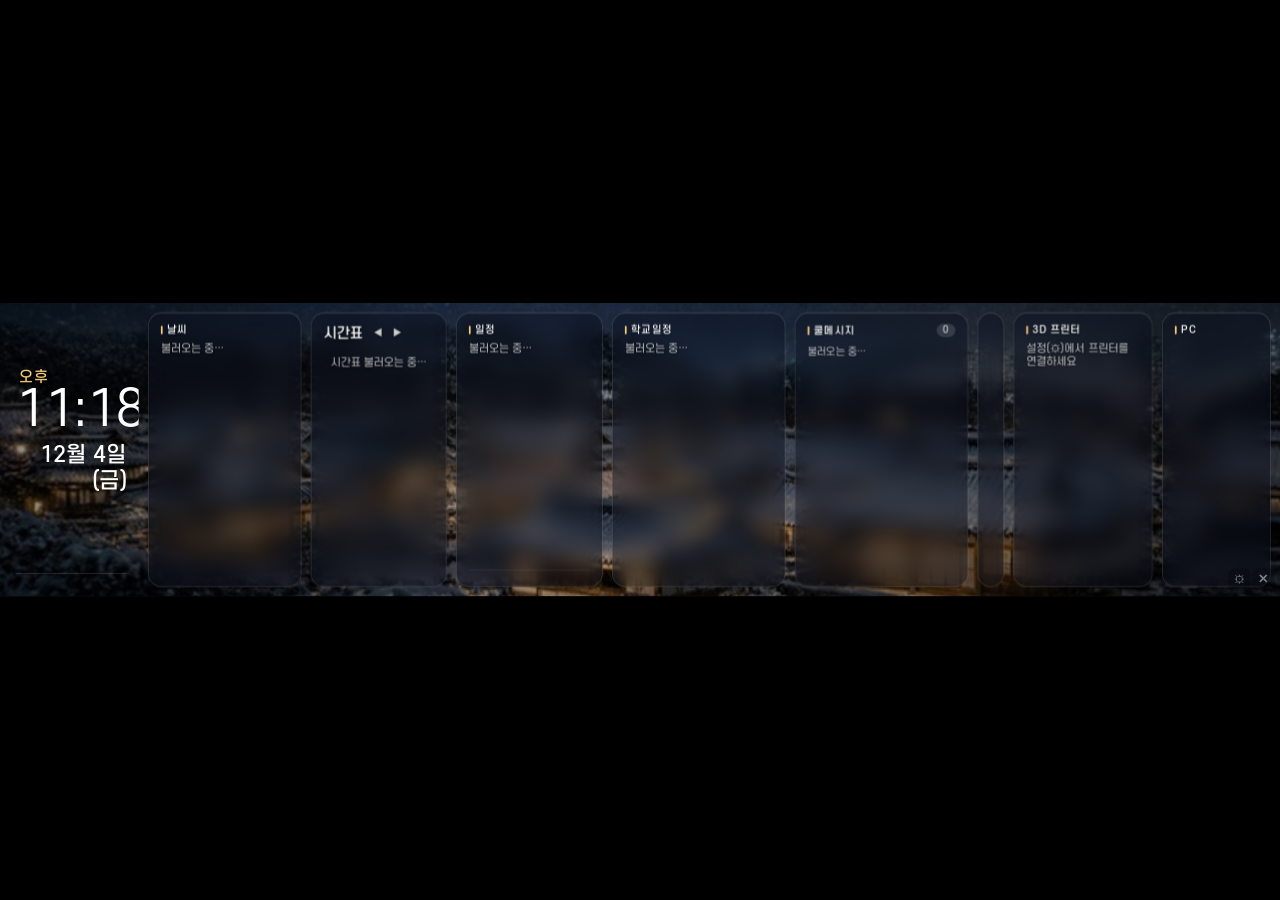
<file: web/index.html>
<!doctype html>
<html lang="ko">
<head>
<meta charset="utf-8">
<title>LESOWN Dashboard</title>
<link rel="icon" href="icon.png">
<style>
  :root {
    /* 월별 테마 색은 JS가 덮어쓴다 (기본: 가을) */
    --accent: #f4a259; --accent2: #e76f51;
    --text: #ffffff; --muted: rgba(255, 255, 255, .80); --line: rgba(255, 255, 255, .16);
    --glass: rgba(24, 16, 10, .50); --glass-strong: rgba(24, 16, 10, .58);
    --ok: #9ad37b; --warn: #f6c453; --bad: #ef7b6b;
  }
  @font-face { font-family: "SCDream"; src: url("fonts/S-CoreDream-3Light.woff") format("woff"); font-weight: 100 300; }
  @font-face { font-family: "SCDream"; src: url("fonts/S-CoreDream-4Regular.woff") format("woff"); font-weight: 400; }
  @font-face { font-family: "SCDream"; src: url("fonts/S-CoreDream-5Medium.woff") format("woff"); font-weight: 500 900; }
  * { box-sizing: border-box; margin: 0; padding: 0; }
  html, body { width: 100%; height: 100%; overflow: hidden; background: #000; color: var(--text);
    font-family: "SCDream", "Malgun Gothic", sans-serif; user-select: none; }
  #stage { position: absolute; left: 0; top: 0; width: 1920px; height: 440px; overflow: hidden; background: #1a120c; transform-origin: 0 0; }
  /* 세로 모드 (440×1920): 패널을 위에서 아래로 */
  body.portrait #stage { width: 440px; height: 1920px; }
  body.portrait #root { flex-direction: column; height: 1920px; }
  body.portrait #clock { padding: 24px 16px 52px; --w: 420; }
  body.portrait #tt { --w: 640; }
  body.portrait #bg::after { background: linear-gradient(180deg, rgba(0,0,0,.45), rgba(0,0,0,.15) 40%, rgba(0,0,0,.15) 60%, rgba(0,0,0,.45)); }
  #bg { position: absolute; inset: 0; background-size: cover; background-position: center; transition: opacity 1.2s, filter 90s linear; }
  #bg::after { content: ""; position: absolute; inset: 0;
    background: linear-gradient(90deg, rgba(0,0,0,.45), rgba(0,0,0,.15) 40%, rgba(0,0,0,.15) 60%, rgba(0,0,0,.45)); }
  #root { position: relative; display: flex; height: 440px; padding: 14px; gap: 14px; }
  #root > .panel { flex: var(--w, 1) 1 0; container-type: inline-size; }
  #clock { --w: 330; } #weather { --w: 380; } #tt { --w: 330; } #eventsPanel { --w: 360; } #school { --w: 440; } #msg { --w: 440; } #msg.empty { --w: 150; } #apps { --w: 40; flex-grow: 0 !important; flex-basis: 40px !important; padding: 6px 0 30px !important; } #pc { --w: 248; } #printer { --w: 340; }
  #root > .panel.off, #root > .panel.nott { display: none; }
  /* 우상단 고정 버튼 (설정·종료) */
  #topbar { position: absolute; bottom: 8px; right: 8px; z-index: 6; display: flex; gap: 2px; }
  #topbar button { all: unset; cursor: pointer; width: 34px; height: 34px; text-align: center; line-height: 34px; border-radius: 10px;
    font-size: 17px; color: var(--text); background: rgba(0,0,0,.45); opacity: .5; }
  #topbar button:hover { opacity: 1; background: rgba(0,0,0,.6); }
  #topbar #closeBtn:hover { color: var(--bad); }
  body.detail #topbar { display: none; }
  /* 시계 아래 PC 한 줄 */
  #pcMini { position: absolute; left: 10px; right: 18px; bottom: 12px; padding-top: 8px; border-top: 1px solid var(--line); font-size: 15px; color: var(--muted); display: flex; gap: 12px;
    white-space: nowrap; overflow: hidden; cursor: pointer; font-variant-numeric: tabular-nums; }
  #pcMini b { color: var(--text); font-weight: 500; }
  /* 메시지 패널 */
  #msgList { flex: 1; min-height: 0; overflow: hidden; }
  .mi { padding: 8px 0 8px 14px; border-bottom: 1px solid var(--line); position: relative; }
  .mi.read { opacity: .6; }
  .mi.unread::before { content: ''; position: absolute; left: 0; top: 16px; width: 7px; height: 7px; border-radius: 50%; background: var(--accent); box-shadow: 0 0 8px var(--accent); }
  .mi .h { display: flex; justify-content: space-between; font-size: 14px; color: var(--muted); }
  .mi .h b { color: var(--accent); font-weight: 500; overflow: hidden; text-overflow: ellipsis; white-space: nowrap; min-width: 0; margin-right: 8px; }
  .mi .h span { flex: none; }
  .mi .b { font-size: 18px; margin-top: 2px; overflow: hidden; display: -webkit-box; -webkit-line-clamp: 2; -webkit-box-orient: vertical; }
  .badge { background: var(--accent); color: #1a120c; border-radius: 999px; padding: 1px 9px; font-size: 14px; font-weight: 600; }
  .badge.zero { background: rgba(255,255,255,.14); color: var(--muted); }
  #msgEmpty { color: var(--muted); font-size: 15px; line-height: 1.6; }
  /* 바로가기: 가는 세로 띠에 아이콘만 */
  #appsList { flex: 1; display: flex; flex-direction: column; justify-content: space-evenly; align-items: center; gap: 2px; }
  #appsList button { all: unset; cursor: pointer; width: 36px; height: 36px; border-radius: 10px; display: grid; place-items: center; position: relative;
    transition: transform .15s, background .15s; }
  #appsList button:hover { background: rgba(255,255,255,.12); }
  #appsList button:active { transform: scale(.9); }
  #appsList button.miss { opacity: .35; }
  #appsList img { width: 30px; height: 30px; image-rendering: auto; filter: drop-shadow(0 2px 4px rgba(0,0,0,.35)); }
  #appsList .badge2 { width: 30px; height: 30px; border-radius: 8px; display: grid; place-items: center; font-size: 15px; font-weight: 600;
    box-shadow: 0 2px 6px rgba(0,0,0,.35); }
  #appsList button.go::after { content: ""; position: absolute; inset: 4px; border-radius: 12px; border: 2px solid var(--accent); opacity: 0; animation: appgo .7s ease-out; }
  @keyframes appgo { 0% { opacity: 1; transform: scale(.8); } 100% { opacity: 0; transform: scale(1.15); } }
  body.portrait #apps { flex-basis: 40px !important; padding: 0 14px !important; }
  body.portrait #appsList { flex-direction: row; }
  #appToast { position: absolute; left: 50%; bottom: 18px; transform: translateX(-50%); z-index: 61; background: rgba(20,14,10,.9); color: var(--text);
    border: 1px solid var(--line); border-radius: 10px; padding: 8px 16px; font-size: 17px; display: none; }
  #appToast.on { display: block; }
  #root > .panel { transition: flex-grow .6s ease; }
  /* 안읽은 쪽지가 없으면 좁게: 봉투 아이콘과 '없음'만 */
  #msg.empty #msgList { display: flex; align-items: center; justify-content: center; }
  #msg.empty #msgEmpty { text-align: center; font-size: 16px; }
  #msg.empty #msgEmpty .ic { display: block; font-size: 40px; opacity: .5; margin-bottom: 6px; }
  #msg.empty #msgBadge { display: none; }
  .panel { background: var(--glass); backdrop-filter: blur(14px) saturate(120%); -webkit-backdrop-filter: blur(14px) saturate(120%);
    border: 1px solid var(--line); border-radius: 20px; padding: 16px 18px; overflow: hidden; box-shadow: inset 0 1px 0 rgba(255,255,255,.10), 0 10px 32px rgba(0,0,0,.28);
    display: flex; flex-direction: column; min-width: 0; text-shadow: 0 1px 2px rgba(0,0,0,.45); }
  .ptitle { font-size: 17px; color: var(--muted); letter-spacing: .08em; margin-bottom: 10px;
    display: flex; justify-content: space-between; align-items: center; gap: 8px; white-space: nowrap; }
  .ptitle > :first-child { overflow: hidden; text-overflow: ellipsis; min-width: 0; flex: 0 1 auto; }
  .ptitle > :last-child { flex: none; }
  .ptitle .k { text-transform: uppercase; color: var(--text); font-weight: 500; padding-left: 10px; position: relative; }
  .ptitle .k::before { content: ''; position: absolute; left: 0; top: 3px; bottom: 3px; width: 3px; border-radius: 2px; background: var(--accent); }
  .err { color: var(--warn); font-size: 18px; line-height: 1.5; }
  .muted { color: var(--muted); }

  /* 시계 — 패널 없이 배경 위에 */
  #clock { background: none; border: 0; box-shadow: none; backdrop-filter: none; -webkit-backdrop-filter: none;
    justify-content: center; padding: 10px 18px 52px 10px; text-shadow: 0 2px 18px rgba(0,0,0,.55); }
  #ampm { font-size: 22px; color: var(--accent); font-weight: 500; letter-spacing: .12em; margin: 4px 0 2px 4px; }
  #time { font-size: 120px; font-weight: 400; line-height: .95; letter-spacing: -1px; white-space: nowrap; font-variant-numeric: tabular-nums; text-shadow: 0 3px 24px rgba(0,0,0,.75), 0 1px 2px rgba(0,0,0,.6); }
  #time span { font-size: 30px; font-weight: 400; color: var(--accent); margin-left: 8px; letter-spacing: 0; }
  #dayBar { margin-top: 10px; height: 4px; border-radius: 2px; background: rgba(255,255,255,.14); overflow: hidden; width: 86%; margin-left: auto; }
  #dayBar i { display: block; height: 100%; width: 0; background: linear-gradient(90deg, var(--accent), #fff3); transition: width 1s linear; }
  #dayTxt { font-size: 15px; color: var(--muted); margin-top: 5px; text-align: right; }
  #date { font-size: 32px; margin-top: 14px; font-weight: 500; text-align: right; }

  /* 날씨 */
  .wnow { display: flex; align-items: center; gap: 14px; }
  .wicon { font-size: 74px; line-height: 1; filter: drop-shadow(0 4px 10px rgba(0,0,0,.3)); }
  .wtemp { font-size: 76px; font-weight: 300; letter-spacing: -2px; }
  .wdesc { font-size: 18px; color: var(--muted); line-height: 1.6; white-space: nowrap; }
  .wdesc b { color: var(--text); font-weight: 600; font-size: 23px; }
  .wmeta { display: grid; grid-template-columns: repeat(4, 1fr); gap: 6px; margin: 8px 0 6px; }
  .wmeta div { background: rgba(255,255,255,.06); border-radius: 10px; padding: 6px 4px; text-align: center; font-size: 15px; color: var(--muted); }
  .wmeta b { display: block; color: var(--text); font-size: 19px; font-weight: 600; margin-top: 2px; }
  .hourly { display: grid; grid-template-columns: repeat(6, 1fr); text-align: center; font-size: 17px; color: var(--muted);
    padding: 8px 0 10px; border-top: 1px solid var(--line); row-gap: 2px; }
  .hourly .i { font-size: 25px; margin: 3px 0; }
  .hourly .t { color: var(--text); font-size: 19px; }
  .hourly .pn { color: #8ac4ff; font-size: 14px; line-height: 1; margin-top: 2px; }
  #printer .prcamw { position: relative; border-radius: 12px; overflow: hidden; background: rgba(0,0,0,.35); aspect-ratio: 16 / 9; margin-bottom: 8px; }
  #printer img.prcam { width: 100%; height: 100%; object-fit: cover; display: block; }
  #printer img.prcam:not([src]) { visibility: hidden; }
  .prcamwait { position: absolute; inset: 0; display: grid; place-items: center; color: var(--muted); font-size: 15px; text-align: center; padding: 8px; }
  #printer.nocam { --w: 250; }
  #printer.nocam #prbody { flex: 1; min-height: 0; display: flex; flex-direction: column; align-items: center; text-align: center; gap: 4px; }
  .prn { font-size: 17px; line-height: 1.3; max-width: 100%; display: -webkit-box; -webkit-line-clamp: 2; -webkit-box-orient: vertical; overflow: hidden; word-break: keep-all; min-height: 2.6em; }
  .prring { position: relative; width: 150px; height: 150px; margin: 2px 0; flex: none; }
  .prring svg { width: 100%; height: 100%; transform: rotate(-90deg); }
  .prring circle { fill: none; stroke-width: 11; }
  .prring .bg { stroke: rgba(255,255,255,.12); }
  .prring .fg { stroke: var(--accent); stroke-linecap: round; transition: stroke-dashoffset 1s ease; filter: drop-shadow(0 0 6px var(--accent)); }
  .prring .fg.pause { stroke: var(--muted); filter: none; }
  .prring .c { position: absolute; inset: 0; display: flex; flex-direction: column; align-items: center; justify-content: center; }
  .prring .c b { font-size: 44px; font-weight: 600; line-height: 1; } .prring .c b span { font-size: 20px; margin-left: 2px; color: var(--muted); }
  .prring .c i { font-style: normal; font-size: 14px; color: var(--muted); margin-top: 6px; }
  .prt { font-size: 16px; color: var(--muted); line-height: 1.25; } .prt b { font-size: 24px; color: var(--text); font-weight: 600; }
  .prt small { display: block; font-size: 14px; }
  .prn.perr { color: #f3b46b; font-size: 14px; }
  .prring .c em { font-style: normal; font-size: 24px; color: var(--muted); }
  .prst { display: inline-flex; align-items: center; gap: 6px; font-size: 15px; padding: 3px 12px; border-radius: 99px; background: rgba(255,255,255,.08); color: var(--text); }
  .prst i { width: 8px; height: 8px; border-radius: 50%; background: var(--muted); }
  .prst.running i { background: #6fd48a; box-shadow: 0 0 8px #6fd48a; animation: prpulse 1.6s ease-in-out infinite; }
  .prst.pause i { background: #f3c04f; } .prst.failed i { background: #ef7b6b; } .prst.finish i { background: var(--accent); }
  @keyframes prpulse { 50% { opacity: .35; } }
  .prchips { display: flex; gap: 6px; width: 100%; margin-top: auto; }
  .prchips span { flex: 1; background: rgba(255,255,255,.07); border: 1px solid var(--line); border-radius: 10px; padding: 5px 4px; font-size: 13px; color: var(--muted); display: flex; flex-direction: column; }
  .prchips b { font-size: 19px; color: var(--text); font-weight: 600; } .prchips small { font-size: 12px; color: var(--muted); font-weight: 400; }
  .prname { font-size: 17px; white-space: nowrap; overflow: hidden; text-overflow: ellipsis; }
  .prbar { height: 8px; border-radius: 4px; background: rgba(255,255,255,.12); overflow: hidden; margin: 6px 0; }
  .prbar i { display: block; height: 100%; background: var(--accent); }
  .prline { font-size: 17px; color: var(--muted); } .prline b { color: var(--text); font-size: 22px; }
  .prtemp { font-size: 15px; color: var(--muted); margin-top: 4px; } .prtemp b { color: var(--text); }
  .wrain { margin: 4px 0; padding: 9px 10px; border-radius: 12px; background: rgba(90,160,255,.18); border: 1px solid rgba(138,196,255,.45);
    color: #cfe6ff; font-size: 20px; font-weight: 700; text-align: center; white-space: nowrap; overflow: hidden; text-overflow: ellipsis; }
  .hourly .pb { height: 3px; margin: 6px 10px 0; border-radius: 2px; background: rgba(255,255,255,.10); overflow: hidden; }
  .hourly .pb i { display: block; height: 100%; background: #8ac4ff; }
  .sun { display: flex; justify-content: space-between; font-size: 15px; color: var(--muted); padding: 6px 2px 0; }
  .sun b { color: var(--text); font-weight: 500; }
  .daily { display: grid; grid-template-columns: repeat(7, 1fr); gap: 2px; text-align: center; font-size: 15px; line-height: 1.3; padding-top: 8px; border-top: 1px solid var(--line); color: var(--muted); }
  .daily .i { font-size: 20px; margin: 2px 0; }
  .daily .tt { font-size: 14px; white-space: nowrap; letter-spacing: -.3px; }
  .daily .pp { display: none; }
  .hi { color: #ffb38a; } .lo { color: #a9cdf5; } .pp { color: var(--muted); font-size: 14px; }

  /* 시간표 */
  #ttHead { display: flex; flex-wrap: wrap; align-items: center; gap: 4px 10px; margin-bottom: 8px; }
  #ttName { font-size: 23px; font-weight: 600; white-space: nowrap; overflow: hidden; text-overflow: ellipsis; flex: 0 1 auto; min-width: 0; }
  #ttNav { display: flex; align-items: center; gap: 2px; }
  #ttNav button { all: unset; cursor: pointer; font-size: 14px; color: var(--muted); width: 30px; height: 30px; text-align: center; line-height: 30px; border-radius: 8px; }
  #ttNav button:hover { background: rgba(255,255,255,.12); color: var(--text); }
  #ttNav button[hidden] { display: none; }
  #ttNav #ttToday { width: auto; padding: 0 10px; font-size: 15px; color: #1a120c; background: var(--accent); font-weight: 500; margin-left: 4px; }
  #ttWeek { font-size: 17px; color: var(--muted); white-space: nowrap; }
  #ttWeek.other { color: var(--accent); }
  #ttDays { flex-basis: 100%; display: flex; justify-content: space-between; gap: 2px; }
  #ttDays button { all: unset; cursor: pointer; font-size: 17px; width: 32px; height: 30px; text-align: center; line-height: 30px;
    border-radius: 8px; color: var(--muted); }
  #ttDays button.today { color: var(--accent); }
  #ttDays button.sel { background: rgba(255,255,255,.14); color: var(--text); font-weight: 600; }
  #ttList { display: grid; grid-template-rows: repeat(8, 1fr); gap: 4px; flex: 1; min-height: 0; }
  .slot { position: relative; border-radius: 9px; padding: 0 10px; background: rgba(255,255,255,.05); overflow: hidden; min-height: 0;
    border: 1px solid transparent; display: flex; flex-direction: row; align-items: center; gap: 10px; min-width: 0; }
  .slot .no { font-size: 15px; color: var(--muted); white-space: nowrap; flex: none; width: 44px; }
  .slot .no small { display: none; }
  .slot .sj { font-size: 21px; font-weight: 600; white-space: nowrap; overflow: hidden; text-overflow: ellipsis; flex: 1 1 auto; min-width: 0; }
  .slot .rm { font-size: 15px; color: var(--muted); white-space: nowrap; overflow: hidden; text-overflow: ellipsis; flex: 0 1 auto; max-width: 45%; margin-left: auto; }
  .slot.free .sj { color: var(--muted); font-weight: 400; font-size: 17px; }
  .slot.class { background: rgba(255,255,255,.10); }
  .slot.class .sj { color: var(--text); }
  .slot.event { background: rgba(243,216,181,.08); } .slot.event .sj { color: #f3d8b5; } .slot.event .rm { color: var(--accent); }
  .slot.proctor { background: rgba(255,255,255,.16); box-shadow: inset 3px 0 0 var(--accent); } .slot.proctor .sj { color: var(--text); font-weight: 500; } .slot.proctor .rm { color: var(--accent); }
  .slot.exam { background: rgba(255,255,255,.05); } .slot.exam .sj { color: var(--muted); } .slot.exam .rm { color: var(--muted); }
  .slot.holiday .sj { font-size: 17px; color: #f3b5a5; }
  .slot.duty, .slot.dangyeo, .slot.sub, .slot.swap { background: rgba(244,162,89,.16); }
  .slot.moved .sj { color: var(--muted); } .slot.moved .rm { color: var(--accent); }
  .slot.absent { background: rgba(239,123,107,.16); } .slot.absent .sj { font-size: 16px; }
  .slot.lunch { background: rgba(255,255,255,.03); }
  .slot.lunch.dutyon { background: rgba(244,162,89,.16); }
  .slot.now { border-color: var(--accent); box-shadow: 0 0 0 1px var(--accent) inset, 0 0 18px rgba(244,162,89,.25); }
  .slot .prog { position: absolute; left: 0; right: 0; bottom: 0; height: 3px; background: rgba(255,255,255,.08); }
  .slot .prog i { display: block; height: 100%; background: var(--accent); }
  .slot.class::before, .slot.sub::before { content: ""; position: absolute; left: 0; top: 6px; bottom: 6px; width: 3px; border-radius: 2px; background: var(--accent); opacity: .8; }
  .slot.class, .slot.sub { padding-left: 13px; }
  .slot.past { opacity: .62; }
  #ttFoot span { white-space: nowrap; overflow: hidden; text-overflow: ellipsis; }
  #ttFoot { margin-top: 6px; font-size: 15px; align-items: center; overflow: hidden; color: var(--muted); display: flex; gap: 12px; min-height: 18px; }
  #ttFoot .live { color: var(--accent); font-weight: 600; }
  #ttPick { flex: 1; display: flex; flex-direction: column; gap: 10px; justify-content: center; align-items: center; }
  #ttPick select { font-size: 20px; padding: 6px 10px; border-radius: 8px; background: rgba(0,0,0,.4); color: var(--text); border: 1px solid var(--line); }

  /* 일정 */
  #events, #schoolList { overflow: hidden; flex: 1; min-height: 0; }
  .day { font-size: 15px; color: var(--accent); margin: 10px 0 2px; font-weight: 600; letter-spacing: .05em; }
  .day:first-child { margin-top: 0; }
  .ev { display: flex; gap: 10px; padding: 6px 0; font-size: 20px; align-items: baseline; }
  .ev + .ev { border-top: 1px solid var(--line); }
  .ev .t { color: var(--muted); font-size: 17px; min-width: 44px; font-variant-numeric: tabular-nums; }
  .ev .n { flex: 1; overflow: hidden; text-overflow: ellipsis; white-space: nowrap; }
  .ev.now .n { color: var(--accent); font-weight: 600; }
  .ev.past { opacity: .55; }
  .ev.local .n::before { content: '✎ '; color: var(--accent); font-size: 13px; }
  .ev .tag { flex: none; font-size: 12px; color: var(--muted); border: 1px solid var(--line); border-radius: 6px; padding: 1px 6px; max-width: 80px; overflow: hidden; text-overflow: ellipsis; white-space: nowrap; }
  .ev.academic .tag { color: var(--accent); border-color: rgba(244,162,89,.4); }

  /* PC */
  .ring-row { display: grid; grid-template-columns: 1fr 1fr; gap: 8px 6px; justify-items: center; }
  .ring { position: relative; width: 100%; max-width: 104px; aspect-ratio: 1 / 1; }
  .ring svg { transform: rotate(-90deg); width: 100%; height: 100%; display: block; }
  .ring .v { position: absolute; inset: 0; display: flex; flex-direction: column; align-items: center; justify-content: center; }
  .ring .v b { font-size: 19px; font-variant-numeric: tabular-nums; }
  .ring .v span { font-size: 13px; color: var(--muted); }
  #pcbody { display: flex; flex-direction: column; flex: 1; min-height: 0; }
  .net { margin-top: 8px; padding-top: 8px; flex: none; border-top: 1px solid var(--line); display: flex; justify-content: space-between; gap: 8px; font-size: 15px; color: var(--muted); line-height: 1.4; font-variant-numeric: tabular-nums; white-space: nowrap; }
  .net b { color: var(--text); font-weight: 600; }
  /* 시계 아래 오늘 요약 */
  #todayBox { margin-top: 18px; display: flex; flex-direction: column; gap: 8px; text-shadow: none; flex: 0 1 auto; min-height: 0; overflow: hidden; }
  .tchip { display: inline-flex; align-items: center; gap: 8px; align-self: flex-start; font-size: 18px; padding: 7px 18px 7px 14px; border-radius: 999px;
    background: rgba(0,0,0,.35); backdrop-filter: blur(8px); border: 1px solid var(--line); max-width: 100%; white-space: nowrap; overflow: hidden; text-overflow: ellipsis; }
  .tchip.hl { color: #1a120c; background: var(--accent); border-color: transparent; font-weight: 500; }
  .tchip b { font-weight: 600; }

  /* 미니 달력 */
  #cal { border-top: 1px solid var(--line); padding-top: 8px; margin-top: 6px; }
  #cal .mh { font-size: 15px; color: var(--muted); margin-bottom: 4px; display: flex; justify-content: space-between; }
  #cal .g { display: grid; grid-template-columns: repeat(7, 1fr); text-align: center; font-size: 15px; row-gap: 1px; }
  #cal .g span { position: relative; line-height: 21px; color: var(--text); opacity: .85; }
  #cal .g .wk { color: var(--muted); font-size: 14px; }
  #cal .g .sun { color: #f3a5a0; display: block; padding: 0; font-size: inherit; justify-content: initial; }   /* 일출 줄 .sun 스타일이 일요일 칸에 걸려 아래로 밀리던 것 */ #cal .g .sat { color: #a9cdf5; }
  #cal .g .out { opacity: .4; }
  #cal .g .td { background: var(--accent); color: #1a120c; border-radius: 6px; font-weight: 600; opacity: 1; }
  #cal .g .has::after { content: ""; position: absolute; left: 50%; bottom: 0; width: 4px; height: 4px; margin-left: -2px; border-radius: 50%; background: var(--accent); }

  /* PC 그래프 */
  .spark { margin-top: 8px; flex: 1 1 0; min-height: 0; display: flex; flex-direction: column; }
  .spark .lbl { display: flex; justify-content: space-between; font-size: 14px; color: var(--muted); margin-bottom: 2px; }
  .spark svg { display: block; width: 100%; flex: 1; min-height: 28px; height: auto; }

  /* 설정 */
  #modal { position: absolute; inset: 0; background: rgba(0,0,0,.55); display: none; align-items: center; justify-content: center; z-index: 60; }
  #modal.on { display: flex; }
  #modal .box { width: 520px; background: rgba(30,22,16,.92); border: 1px solid var(--line); border-radius: 18px; padding: 22px 24px; box-shadow: 0 20px 60px rgba(0,0,0,.5); }
  #modal h3 { font-size: 21px; font-weight: 600; margin-bottom: 8px; }
  #modal label { font-size: 16px; color: var(--muted); display: block; margin-bottom: 4px; }
  #modal .chk { display: flex; flex-wrap: wrap; gap: 6px 16px; margin: 2px 0 10px; }
  #modal .chk label { display: flex; align-items: center; gap: 6px; color: var(--text); font-size: 17px; margin: 0; cursor: pointer; }
  #modal .chk input { width: 20px; height: 20px; accent-color: var(--accent); }
  #modal .chk label.dis { opacity: .4; }
  #modal .dragonRow { display: flex; align-items: center; gap: 10px; margin: 2px 0 10px; }
  #modal .dragonRow select { width: auto; margin: 0; }
  #modal .dragonRow .hint { margin: 0; }
  #modal .dragonRow button { white-space: nowrap; flex: none; }
  #modal .dragonRow input[type=time] { font: inherit; font-size: 18px; padding: 5px 8px; border-radius: 10px; background: rgba(0,0,0,.4); color: var(--text); border: 1px solid var(--line); color-scheme: dark; }
  #modal .nchk { display: flex; align-items: center; gap: 6px; margin: 0; color: var(--text); font-size: 17px; }
  #modal .nchk input { width: 20px; height: 20px; accent-color: var(--accent); }
  /* 야간 모드: 화면 전체를 검게. 누르면 잠시 켜짐 */
  #pralert { position: absolute; inset: 0; z-index: 90; display: none; align-items: center; justify-content: center; background: rgba(12,4,2,.93); backdrop-filter: blur(6px); }
  #pralert.on { display: flex; }
  #pralert::before { content: ""; position: absolute; inset: 0; border: 10px solid var(--pa); animation: paflash 1.2s ease-in-out infinite; pointer-events: none; }
  #pralert.done { background: rgba(2,12,6,.93); } #pralert.done::before { opacity: .8; }
  #pralert { --pa: #ff6a4d; } #pralert.pause { --pa: #ffb020; } #pralert.done { --pa: #4fd27a; }
  #pralert .box { width: 100%; box-sizing: border-box; display: grid; grid-template-columns: auto 1fr auto; grid-template-rows: auto auto auto auto; column-gap: 34px; align-items: center; max-width: 1700px; padding: 0 40px; }
  #pralert .ic { grid-row: 1 / 5; width: 150px; height: 150px; border-radius: 50%; background: var(--pa); display: grid; place-items: center; font-size: 96px; font-weight: 700; color: #111; box-shadow: 0 0 60px var(--pa); animation: papulse 1.2s ease-in-out infinite; }
  #pralert.done .ic { animation: none; }
  #pralert .ttl, #pralert .nm, #pralert .why, #pralert .meta { grid-column: 2; min-width: 0; }
  #pralert .ttl { font-size: 64px; font-weight: 700; color: var(--pa); line-height: 1.1; text-shadow: 0 2px 10px rgba(0,0,0,.75); }
  #pralert .nm, #pralert .why, #pralert .meta { text-shadow: 0 1px 6px rgba(0,0,0,.7); }
  #pralert .nm { font-size: 30px; color: #fff; white-space: nowrap; overflow: hidden; text-overflow: ellipsis; margin-top: 6px; }
  #pralert .why { font-size: 26px; color: #ffd9cf; margin-top: 6px; } #pralert.done .why { color: #cdf3d8; }
  #pralert .meta { font-size: 22px; color: rgba(255,255,255,.7); margin-top: 8px; }
  #pralert button { all: unset; grid-row: 1 / 5; grid-column: 3; cursor: pointer; padding: 26px 48px; border-radius: 22px; background: var(--pa); color: #111; font-size: 34px; font-weight: 700; }
  #pralert::after { content: ""; position: absolute; inset: 0; background: var(--pa); opacity: 0; pointer-events: none; animation: pablink 1s steps(1, end) infinite; }
  #pralert.done::after { animation-duration: 1.6s; }
  #pralert .box { position: relative; z-index: 1; }
  @keyframes pablink { 50% { opacity: .38; } }
  @keyframes paflash { 50% { opacity: .15; } }
  @keyframes papulse { 50% { transform: scale(.92); opacity: .75; } }
  #night { position: absolute; inset: 0; z-index: 80; background: #000; display: none; cursor: pointer; }
  #night.on { display: block; }
  #setPanels label.ord { background: rgba(255,255,255,.06); border-radius: 10px; padding: 3px 4px; }
  #setPanels .mv { all: unset; cursor: pointer; font-size: 13px; color: var(--muted); width: 22px; height: 26px; text-align: center; line-height: 26px; border-radius: 6px; }
  #setPanels .mv:hover { background: rgba(255,255,255,.14); color: var(--text); }
  #modal .hint { font-size: 13px; color: var(--muted); margin: -6px 0 10px; }
  #modal .box { max-height: 416px; overflow: auto; width: 640px; padding: 16px 22px; }
  #modal select { width: 100%; font: inherit; font-size: 20px; padding: 8px 10px; border-radius: 10px; background: rgba(0,0,0,.4); color: var(--text); border: 1px solid var(--line); }
  #modal .btns { display: flex; justify-content: flex-end; gap: 8px; margin-top: 10px; }
  #modal button { font: inherit; font-size: 18px; padding: 8px 16px; border-radius: 10px; border: 1px solid var(--line); background: rgba(255,255,255,.08); color: var(--text); cursor: pointer; }
  #modal button.pri { background: var(--accent); color: #1a120c; border-color: transparent; font-weight: 600; }
  /* 패널이 좁아지면(모든 패널을 켠 경우 등) 글자·항목 축소 */
  @container (max-width: 430px) {
    .ptitle { font-size: 15px; }
    .wtemp { font-size: 54px; letter-spacing: -1px; } .wicon { font-size: 50px; } .wnow { gap: 10px; }
    .wdesc { font-size: 15px; line-height: 1.5; } .wdesc b { font-size: 18px; }
    .wmeta div { font-size: 13px; padding: 5px 2px; } .wmeta b { font-size: 16px; }
    .hourly { font-size: 14px; } .hourly .t { font-size: 16px; } .hourly .i { font-size: 20px; }
    .daily { font-size: 13px; padding-top: 5px; } .daily .i { font-size: 16px; } .daily .tt { font-size: 12px; }
    .hourly { padding: 6px 0 8px; } .hourly .pb { margin-top: 4px; }
    #wupd { font-size: 14px; } .wrain { font-size: 17px; padding: 7px 6px; }
  }
  @container (max-width: 340px) {
    #wupd { display: none; } .wmeta { gap: 2px; } .wmeta div { padding: 4px 1px; font-size: 12px; } .wmeta b { font-size: 15px; }
    .wtemp { font-size: 50px; } .wicon { font-size: 44px; } .wdesc { font-size: 14px; } .wdesc b { font-size: 16px; }
  }
  @container (max-width: 500px) {
    #ttName { font-size: 21px; } #ttWeek { font-size: 15px; }
    #ttFoot span:nth-child(n+3) { display: none; }   /* 좁으면 진행 안내·날짜만 */
  }
  @container (max-width: 230px) {
    .slot .rm { display: none; } #ttNav button { width: 24px; }
  }
  @container (max-width: 300px) {
    .ev { font-size: 16px; } .ev .t { font-size: 13px; min-width: 40px; }
    .mi .b { font-size: 16px; } .ring .v b { font-size: 17px; } .ring .v span { font-size: 12px; } .ring-row { gap: 6px 4px; }
    .spark .lbl { font-size: 12px; white-space: nowrap; gap: 6px; } .spark .lbl span { overflow: hidden; text-overflow: ellipsis; }
  }
  /* 세로 모드: 패널 높이를 가로 폭 비율(--w)로 나누면 내용이 잘림 → 내용 높이대로 두고 남는 칸만 늘림 (스타일 끝에 있어야 위 규칙을 덮어씀) */
  body.portrait #root > .panel { flex: 0 1 auto; min-height: 0; }   /* 내용이 많아 합이 넘치면 조금씩 줄어 화면 밖으로 밀려나지 않게 */
  body.portrait #root > #eventsPanel, body.portrait #root > #msg, body.portrait #root > #school, body.portrait #root > #pc { flex: 1 1 0; min-height: 150px; }
  body.portrait #root > #msg.empty { flex: 0 0 auto; min-height: 0; }
  body.portrait #clock { padding: 10px 16px 44px; position: relative; justify-content: flex-start; }   /* 날씨 위 빈 공간 줄임 */
  body.portrait #pcMini { bottom: 6px; }   /* PC 한 줄(#pcMini)을 시계 칸 아래에 (화면 맨 아래 바로가기와 안 겹치게) */
  body.portrait #todayBox { margin-top: 12px; }
  body.portrait #cal { display: none; }   /* 달력은 일정 상세 화면에서 */
  body.portrait #root > #apps { flex: 0 0 52px !important; padding: 6px 86px 6px 10px !important; }   /* 오른쪽은 ⚙·✕ 자리 */
  body.portrait #appsList { justify-content: space-between; height: 100%; align-items: center; }
  /* 프린터 알림 세로: 아이콘 → 제목 → 파일·원인·정보 → 확인 버튼, 위에서 아래로 가운데 정렬 */
  body.portrait #pralert .box { display: flex; flex-direction: column; align-items: center; text-align: center; gap: 14px; padding: 0 28px; }
  body.portrait #pralert .ic { width: 150px; height: 150px; font-size: 96px; margin-bottom: 10px; }
  body.portrait #pralert .ttl { font-size: 46px; line-height: 1.25; word-break: keep-all; }
  body.portrait #pralert .nm { font-size: 26px; white-space: normal; word-break: keep-all; }
  body.portrait #pralert .why { font-size: 24px; word-break: keep-all; }
  body.portrait #pralert .meta { font-size: 20px; word-break: keep-all; line-height: 1.6; white-space: pre-line; }
  body.portrait #pralert button { margin-top: 26px; align-self: stretch; text-align: center; padding: 26px 0; font-size: 36px; }
  /* 프린터(계정 방식) 세로: 얇은 가로 막대 */
  body.portrait #printer.nocam #prbody { display: flex; flex-direction: column; align-items: stretch; text-align: left; gap: 6px; }
  .phb-top { display: flex; align-items: baseline; gap: 10px; }
  .phb-nm { flex: 1; min-width: 0; font-size: 18px; white-space: nowrap; overflow: hidden; text-overflow: ellipsis; }
  .phb-pct { font-size: 30px; font-weight: 600; line-height: 1; } .phb-pct small { font-size: 16px; color: var(--muted); margin-left: 1px; }
  .phb-bar { height: 12px; border-radius: 6px; background: rgba(255,255,255,.12); overflow: hidden; }
  .phb-bar i { display: block; height: 100%; background: var(--accent); box-shadow: 0 0 10px var(--accent); transition: width 1s ease; }
  .phb-bar.pause i { background: var(--muted); box-shadow: none; }
  .phb-bot { display: flex; justify-content: space-between; gap: 8px; font-size: 14px; color: var(--muted); white-space: nowrap; }
  .phb-bot span { overflow: hidden; text-overflow: ellipsis; } .phb-bot .phb-t { flex: none; }
  .phb-ly { font-size: 14px; color: var(--muted); flex: none; } .phb-bot b { color: var(--text); font-size: 16px; font-weight: 600; }
</style>
<link rel="stylesheet" href="detail.css">
</head>
<body>
<div id="stage">
<div id="bg"></div>
<div id="topbar"><button id="gear" title="설정">⚙</button><button id="closeBtn" title="종료 (Esc)">✕</button></div>
<div id="modal"><div class="box">
  <h3>설정</h3>
  <label>화면 방향</label>
  <div class="chk" id="setOrient">
    <label><input type="radio" name="orient" value="landscape"> 가로 (1920×440)</label>
    <label><input type="radio" name="orient" value="portrait"> 세로 (440×1920)</label>
  </div>
  <label for="setMon">표시할 모니터</label>
  <div class="dragonRow"><select id="setMon" style="flex:1;min-width:0"></select><span class="hint" id="monHint"></span></div>
  <label>화면에 표시할 항목 · 순서 (◀ ▶ 로 왼쪽/오른쪽 이동)</label>
  <div class="chk" id="setPanels">
    <label class="ord"><button type="button" class="mv" data-mv="-1">◀</button><input type="checkbox" value="weather"> 날씨<button type="button" class="mv" data-mv="1">▶</button></label>
    <label class="ord"><button type="button" class="mv" data-mv="-1">◀</button><input type="checkbox" value="tt"> 시간표<button type="button" class="mv" data-mv="1">▶</button></label>
    <label class="ord"><button type="button" class="mv" data-mv="-1">◀</button><input type="checkbox" value="events"> 일정<button type="button" class="mv" data-mv="1">▶</button></label>
    <label class="ord"><button type="button" class="mv" data-mv="-1">◀</button><input type="checkbox" value="school"> 학교일정<button type="button" class="mv" data-mv="1">▶</button></label>
    <label class="ord"><button type="button" class="mv" data-mv="-1">◀</button><input type="checkbox" value="msg"> 쿨메시지<button type="button" class="mv" data-mv="1">▶</button></label>
    <label class="ord"><button type="button" class="mv" data-mv="-1">◀</button><input type="checkbox" value="pc"> PC 상태<button type="button" class="mv" data-mv="1">▶</button></label>
    <label class="ord"><button type="button" class="mv" data-mv="-1">◀</button><input type="checkbox" value="printer"> 3D 프린터<button type="button" class="mv" data-mv="1">▶</button></label>
    <label class="ord"><button type="button" class="mv" data-mv="-1">◀</button><input type="checkbox" value="apps"> 바로가기<button type="button" class="mv" data-mv="1">▶</button></label>
  </div>
  <div class="hint" id="panelHint">시계 제외 최대 5개 + 바로가기 (바로가기는 가는 띠라 따로 셈)</div>
  <label>시계 아래 요약 (최대 4개)</label>
  <div class="chk" id="setSummary">
    <label><input type="checkbox" value="exam"> 학사일정(시험·행사)</label>
    <label><input type="checkbox" value="next"> 다음 수업</label>
    <label><input type="checkbox" value="duty"> 지도 배정</label>
    <label><input type="checkbox" value="weather"> 날씨 한 줄</label>
    <label><input type="checkbox" value="msg"> 쿨메시지 안읽음</label>
    <label><input type="checkbox" value="events"> 오늘 일정 수</label>
    <label><input type="checkbox" value="school"> 다음 학교일정</label>
  </div>
  <label for="setDragon">화면 보호 용 (잔상 방지)</label>
  <div class="dragonRow"><select id="setDragon"><option value="0">끄기</option><option value="5">5분마다</option><option value="10">10분마다</option><option value="20">20분마다</option><option value="30">30분마다</option><option value="60">1시간마다</option></select>
    <button type="button" id="dragonTest">지금 보기</button><span class="hint" id="dragonSrc"></span></div>
  <label>컴퓨터 켤 때 자동 실행</label>
  <div class="dragonRow"><label class="nchk"><input type="checkbox" id="autoStart"> Windows 시작 시 SUB모니터 자동 실행</label><span class="hint" id="autoHint"></span></div>
  <div class="dragonRow"><span>바로가기 아이콘</span><button type="button" id="appsRescan">컴퓨터에서 다시 찾기</button><span class="hint" id="appsHint"></span></div>
  <label for="kmaKey">기상청 인증키 (공공데이터포털 단기예보)</label>
  <div class="dragonRow"><input type="password" id="kmaKey" placeholder="비우면 Open-Meteo 날씨" style="flex:1;min-width:0"><span class="hint" id="kmaHint"></span></div>
  <label>3D 프린터 — 뱀부 계정 (출력 상태만, 카메라 없음)</label>
  <div class="dragonRow"><input id="bbAcc" placeholder="뱀부 계정 이메일" style="width:230px"><input type="password" id="bbPw" placeholder="비밀번호 (저장 안 함)" style="width:170px"><input id="bbCode" placeholder="메일 인증 코드" style="width:130px;display:none"><button type="button" id="bbLogin">로그인</button><span class="hint" id="bbHint"></span></div>
  <label>3D 프린터 — 같은 네트워크 직접 (카메라 포함 · 프린터 설정 → 네트워크)</label>
  <div class="dragonRow"><input id="prIp" placeholder="IP 예: 192.168.0.50" style="width:190px"><input type="password" id="prCode" placeholder="액세스 코드" style="width:140px"><input id="prSerial" placeholder="시리얼 번호" style="flex:1;min-width:0"></div>
  <label>날씨 효과</label>
  <div class="dragonRow"><label class="nchk"><input type="checkbox" id="wfxOn"> 사용</label>
    <select id="wfxKind"><option value="rain">비(부슬부슬)</option><option value="storm">뇌우</option><option value="snow">눈</option><option value="cloud">흐림</option><option value="fog">안개</option><option value="sunny">맑은 낮</option><option value="night">맑은 밤</option><option value="wind">바람</option></select>
    <button type="button" id="wfxTest">미리보기 (30초)</button></div>
  <label>야간 모드 (화면 끄기)</label>
  <div class="dragonRow"><label class="nchk"><input type="checkbox" id="nightOn"> 사용</label>
    <input type="time" id="nightStart"> ~ <input type="time" id="nightEnd"><span class="hint">꺼진 동안 화면을 누르면 5분간 켜짐</span></div>
  <label for="setTeacher">교사 선택</label>
  <select id="setTeacher"></select>
  <div class="btns"><button id="setReload">새로고침</button><button id="setCancel">취소</button><button class="pri" id="setSave">저장</button></div>
</div></div>
<div id="night" title="누르면 5분간 켜짐"></div>
<div id="pralert"><div class="box"><div class="ic"></div><div class="ttl"></div><div class="nm"></div><div class="why"></div><div class="meta"></div><button type="button" id="praOk">확인</button></div></div>
<div id="appToast"></div>
<div id="detail"><div class="dhead"><button id="dback">← 허브로</button><span id="dtitle"></span><span id="dclock"></span></div><div id="dbody"></div></div>
<div id="root">
  <section class="panel" id="clock">
    <div id="ampm"></div>
    <div id="time">--:--</div>
    <div id="date"></div>
    <div id="todayBox"></div>
    <div id="pcMini" title="PC 상태 자세히"></div>
  </section>

  <section class="panel" id="weather">
    <div class="ptitle"><span class="k" id="wname">날씨</span><span id="wupd"></span></div>
    <div id="wbody"><div class="muted">불러오는 중…</div></div>
  </section>

  <section class="panel" id="tt">
    <div id="ttHead">
      <span id="ttName">시간표</span>
      <div id="ttNav"><button data-wk="-1" title="이전 주">◀</button><span id="ttWeek"></span><button data-wk="1" title="다음 주">▶</button><button id="ttToday" hidden>오늘</button></div>
      <div id="ttDays"></div>
    </div>
    <div id="ttList"><div class="muted" style="grid-column:1/-1;align-self:center;text-align:center">시간표 불러오는 중…</div></div>
    <div id="ttFoot"></div>
  </section>

  <section class="panel" id="eventsPanel">
    <div class="ptitle"><span class="k">일정</span><span id="eupd"></span></div>
    <div id="events"><div class="muted">불러오는 중…</div></div>
    <div id="cal"></div>
  </section>

  <section class="panel" id="school">
    <div class="ptitle"><span class="k">학교일정</span><span id="schoolCnt"></span></div>
    <div id="schoolList" class="evlist"><div class="muted">불러오는 중…</div></div>
  </section>

  <section class="panel" id="msg">
    <div class="ptitle"><span class="k">쿨메시지</span><span id="msgBadge" class="badge zero">0</span></div>
    <div id="msgList"><div id="msgEmpty">불러오는 중…</div></div>
  </section>

  <section class="panel" id="apps" aria-label="바로가기"><div id="appsList"></div></section>
  <section class="panel" id="printer">
    <div class="ptitle"><span class="k">3D 프린터</span><span id="prState"></span></div>
    <div id="prbody"><div class="muted">설정(⚙)에서 프린터를 연결하세요</div></div>
  </section>
  <section class="panel" id="pc">
    <div class="ptitle"><span class="k">PC</span><span></span></div>
    <div id="pcbody"></div>
  </section>
</div>
</div>

<script>
const $ = id => document.getElementById(id);
const WD = ['일', '월', '화', '수', '목', '금', '토'];
const pad = n => String(n).padStart(2, '0');
const esc = x => String(x ?? '').replace(/[&<>"]/g, c => ({ '&': '&amp;', '<': '&lt;', '>': '&gt;', '"': '&quot;' }[c]));

/* ---------- 월별 배경 & 테마 ---------- */
const THEMES = {
  1:  ['한겨울', '#9cc3e6', 'rgba(10,18,30,.50)'],  2:  ['늦겨울', '#e6b8d0', 'rgba(22,16,28,.50)'],
  3:  ['초봄',   '#f2d16b', 'rgba(20,22,14,.32)'],  4:  ['봄',     '#f4a6c1', 'rgba(28,14,22,.30)'],
  5:  ['신록',   '#a8d672', 'rgba(12,22,12,.32)'],  6:  ['초여름', '#f6b860', 'rgba(24,18,10,.50)'],
  7:  ['한여름', '#6fd3cf', 'rgba(8,22,28,.50)'],   8:  ['늦여름', '#8fd694', 'rgba(8,20,14,.50)'],
  9:  ['초가을', '#f2c65c', 'rgba(26,20,8,.50)'],   10: ['가을',   '#f4a259', 'rgba(26,14,8,.32)'],
  11: ['늦가을', '#e0a66b', 'rgba(24,16,10,.50)'],  12: ['겨울밤', '#f2c879', 'rgba(10,14,26,.50)'],
};
let curMonth = 0;
function applyMonth() {
  const m = new Date().getMonth() + 1;
  if (m === curMonth) return;
  curMonth = m;
  const [name, accent, glass] = THEMES[m];
  const r = document.documentElement.style;
  r.setProperty('--accent', accent);
  r.setProperty('--glass', glass);
  $('bg').style.backgroundImage = `url("bg/${pad(m)}.jpg")`;
}

/* ---------- 과목명 축약: 4~6자, 기호로 끝나지 않게 ---------- */
// 예) "시험/학평 (종일)" → "시험/학평", "1차 정기시험 (2,3학년)" → "1차 정기시", "결강 (대강: 홍길동)" → "결강"
const SYM_END = /[^\p{L}\p{N}]+$/u;          // 끝의 기호·공백
const strip = t => t.replace(SYM_END, '');
function shortName(name, min = 4, max = 6) {
  let t = String(name || '').replace(/\s+/g, ' ').trim();
  const fixParen = x => { const o = x.lastIndexOf('('), c = x.lastIndexOf(')'); return o > c ? strip(x.slice(0, o)) : x; };
  if ([...t].length <= max) return fixParen(strip(t)) || t;
  const ch = [...t];
  // 1) min~max 사이에 있는 단어 경계(공백·기호) 중 가장 뒤에서 자르기
  let best = '';
  for (let i = max; i >= min; i--) {
    if (i < ch.length && /[^\p{L}\p{N}]/u.test(ch[i])) { best = fixParen(strip(ch.slice(0, i).join(''))); if ([...best].length >= min) break; best = ''; }
  }
  // 2) 없으면 max 에서 자르고 끝 기호 정리
  if (!best) best = fixParen(strip(ch.slice(0, max).join('')));
  // 3) 그래도 너무 짧으면 min 글자라도 (기호 정리)
  if ([...best].length < 2) best = strip(ch.slice(0, min).join('')) || ch.slice(0, min).join('');
  return best;
}

/* ---------- 시계 ---------- */
const PERIODS = [
  [1, '08:40', '09:30'], [2, '09:40', '10:30'], [3, '10:40', '11:30'], [4, '11:40', '12:30'],
  ['점심', '12:30', '13:30'], [5, '13:30', '14:20'], [6, '14:40', '15:30'], [7, '15:40', '16:30'],
];
const toMin = s => { const [h, m] = s.split(':').map(Number); return h * 60 + m; };
function tickClock() {
  const d = new Date(), h = d.getHours();
  $('time').innerHTML = `${pad(h % 12 || 12)}:${pad(d.getMinutes())}<span>${pad(d.getSeconds())}</span>`;
  $('ampm').textContent = h < 12 ? '오전' : '오후';
  $('date').textContent = `${d.getMonth() + 1}월 ${d.getDate()}일 (${WD[d.getDay()]})`;
  applyMonth();
  if (window.tickDetail) tickDetail(d);
}

/* ---------- 날씨 ---------- */
const WMO = {
  0: ['☀️', '맑음'], 1: ['🌤️', '대체로 맑음'], 2: ['⛅', '구름 조금'], 3: ['☁️', '흐림'], 45: ['🌫️', '안개'], 48: ['🌫️', '안개'],
  51: ['🌦️', '이슬비'], 53: ['🌦️', '이슬비'], 55: ['🌦️', '이슬비'], 61: ['🌧️', '비'], 63: ['🌧️', '비'], 65: ['🌧️', '강한 비'],
  66: ['🌧️', '어는 비'], 67: ['🌧️', '어는 비'], 71: ['🌨️', '눈'], 73: ['🌨️', '눈'], 75: ['❄️', '많은 눈'], 77: ['🌨️', '싸락눈'],
  80: ['🌦️', '소나기'], 81: ['🌧️', '소나기'], 82: ['⛈️', '강한 소나기'], 85: ['🌨️', '눈 소나기'], 86: ['🌨️', '눈 소나기'],
  95: ['⛈️', '뇌우'], 96: ['⛈️', '뇌우·우박'], 99: ['⛈️', '뇌우·우박'],
};
const wmo = (c, day = 1) => { const w = WMO[c] || ['❔', '-']; return (!day && c <= 1) ? ['🌙', w[1]] : w; };
const grade = (v, cut) => v == null ? '-' : v <= cut[0] ? '좋음' : v <= cut[1] ? '보통' : v <= cut[2] ? '나쁨' : '매우나쁨';
let weatherData = null, weatherName = '', schoolUrl = '';
const wetH = (d, i) => (d.hourly.weather_code[i] ?? 0) >= 51 || (d.hourly.precipitation_probability[i] ?? 0) >= 60;
function rainAlert(d) {   // 앞으로 12시간 비 예보: "15시부터 비 70%" / 지금 비 오면 "18시쯤 그침"
  if (!d || !d.hourly) return '';
  const h = d.hourly, now = new Date(); now.setMinutes(0, 0, 0);
  const i0 = h.time.findIndex(t => new Date(t) >= now); if (i0 < 0) return '';
  const raining = (d.current.weather_code ?? 0) >= 51, end = Math.min(h.time.length, i0 + 13), hr = i => new Date(h.time[i]).getHours();
  if (raining) { for (let i = i0 + 1; i < end; i++) if (!wetH(d, i)) return `${hr(i)}시쯤 그침`; return '12시간 계속 비'; }
  for (let i = i0 + 1; i < end; i++) if (wetH(d, i)) {
    let p = 0; for (let k = i; k < Math.min(end, i + 3); k++) p = Math.max(p, h.precipitation_probability[k] ?? 0);
    return `${hr(i)}시부터 비 ${p}%`;
  }
  return '';
}
async function loadWeather() {
  const d = await pywebview.api.get_weather();
  if (!d || d.error || !d.current || !(d.hourly && d.hourly.time) || !(d.daily && d.daily.time)) {   // 일부만 온 날씨로는 그리지 않음 (예전 값 유지)
    if (!weatherData) $('wbody').innerHTML = `<div class="err">날씨 오류: ${esc((d && d.error) || '데이터 부족')}</div>`;
    return;
  }
  weatherData = d; if (window.onDataChange) onDataChange('weather');
  $('wname').textContent = weatherName + (d.source ? ' · ' + d.source : '');
  const c = d.current, [ic, desc] = wmo(c.weather_code, c.is_day), air = d.air || {};
  if (window.updateWeatherFx) updateWeatherFx(c.weather_code, c.is_day, c.wind_speed_10m);   // 비·눈·구름 효과
  const nowH = new Date(); nowH.setMinutes(0, 0, 0);
  const idx = d.hourly.time.findIndex(t => new Date(t) >= nowH);
  let hourly = '';
  for (let i = idx + 1; i < idx + 13 && i + 1 < d.hourly.time.length; i += 2) {   // 12시간을 2시간씩: 두 시간 중 비 오는 쪽·높은 확률
    const hh = new Date(d.hourly.time[i]).getHours(), j = wetH(d, i + 1) && !wetH(d, i) ? i + 1 : i;
    const pop = Math.max(d.hourly.precipitation_probability[i] ?? 0, d.hourly.precipitation_probability[i + 1] ?? 0);
    hourly += `<div>${hh}시<div class="i">${wmo(d.hourly.weather_code[j], hh >= 6 && hh < 19)[0]}</div>
      <div class="t">${Math.round(d.hourly.temperature_2m[i])}°</div><div class="pn">${pop >= 30 ? pop + '%' : '&nbsp;'}</div><div class="pb"><i style="width:${pop}%"></i></div></div>`;
  }
  const daily = d.daily.time.slice(0, 7).map((t, i) => `<div>${i === 0 ? '오늘' : WD[new Date(t).getDay()]}
      <div class="i">${wmo(d.daily.weather_code[i])[0]}</div>
      <div class="tt"><span class="hi">${Math.round(d.daily.temperature_2m_max[i])}</span>/<span class="lo">${Math.round(d.daily.temperature_2m_min[i])}</span></div>
      <div class="pp">☔ ${d.daily.precipitation_probability_max[i] ?? 0}%</div></div>`).join('');
  const ra = rainAlert(d);   // 12시간 안에 비 예보가 있으면 습도·바람 줄 대신 크게
  $('wbody').innerHTML = `
    <div class="wnow"><div class="wicon">${ic}</div><div class="wtemp">${Math.round(c.temperature_2m)}°</div>
      <div class="wdesc"><b>${desc}</b><br>체감 ${Math.round(c.apparent_temperature)}°</div></div>
    ${ra ? `<div class="wrain">☔ ${ra}</div>` : `<div class="wmeta"><div>습도<b>${c.relative_humidity_2m}%</b></div><div>바람<b>${(c.wind_speed_10m / 3.6).toFixed(1)}m/s</b></div>
      <div>미세먼지<b>${grade(air.pm10, [30, 80, 150])}</b></div><div>초미세<b>${grade(air.pm2_5, [15, 35, 75])}</b></div></div>`}
    <div class="hourly">${hourly}</div><div class="daily">${daily}</div>`;
  $('wupd').textContent = d.daily.sunrise ? `🌅 ${d.daily.sunrise[0].slice(11)} · 🌇 ${d.daily.sunset[0].slice(11)}` : '';
}

/* ---------- 시간표 (사이트 엔진 데이터) ---------- */
let tt = null, ttSel = null, ttSelAt = 0, ttWeekSel = null, ttWeekAt = 0, ttWant = null, ttRetry = 0, ttPend = 0;   // ttWeekSel: 0-based, null=오늘 주차
async function loadTimetable() {
  if (ttWeekSel != null && Date.now() - ttWeekAt > 3 * 60 * 1000) ttWeekSel = null;   // 3분 뒤 오늘 주차로 복귀
  const r = await pywebview.api.get_timetable(ttWeekSel ?? -1);
  if (!r || !r.ready) {
    if (!tt) $('ttList').innerHTML = `<div class="muted" style="grid-column:1/-1;align-self:center;text-align:center">${esc(r && r.error ? r.error : '시간표 불러오는 중…')}</div>`;
    if (!tt || (r && r.pending)) { clearTimeout(ttPend); ttPend = setTimeout(loadTimetable, 3000); }   // 캐시 준비될 때까지
    return;
  }
  if (!r.teacher) { renderPicker(r.teachers); return; }
  tt = r; teacherList = r.teachers;
  $('tt').classList.toggle('nott', !!r.noTimetable);          // 교장·교감: 시간표 패널 숨김
  if (r.noTimetable) { renderTodayBox(); setTimeout(fitAll, 50); return; }
  renderTimetable();
  // 요청한 교사·주차가 아직 반영 안 됐으면(사이트 창이 3초 주기로 밀어줌) 잠시 뒤 다시
  const wantWeek = ttWeekSel ?? (r.currentWeek - 1);
  const mismatch = (r.week - 1 !== wantWeek) || (ttWant && r.teacher !== ttWant);
  if (mismatch && ttRetry < 8) { ttRetry++; setTimeout(loadTimetable, 2000); } else { ttRetry = 0; if (!mismatch) ttWant = null; }
}
let teacherList = [];
function renderPicker(teachers) {
  teacherList = teachers;
  $('ttName').textContent = '시간표';
  $('ttList').innerHTML = `<div id="ttPick" style="grid-column:1/-1;grid-row:1/-1"><div class="muted">교사가 설정되지 않았습니다</div>
    <button class="tchip hl" style="cursor:pointer;border:0;font:inherit" onclick="openSettings()">⚙ 교사 선택</button></div>`;
}
function changeWeek(delta) {
  if (!tt) return;
  const w = Math.max(0, Math.min(tt.totalWeeks - 1, (tt.week - 1) + delta));
  ttWeekSel = w === tt.currentWeek - 1 ? null : w; ttWeekAt = Date.now(); ttRetry = 0;
  loadTimetable();
}
let panelsOn = ['weather', 'tt', 'events', 'msg'], summaryOn = ['exam', 'next', 'duty', 'msg'], MAX_PANELS = 5;
const capPanels = l => { const o = l.filter(k => k !== 'apps').slice(0, MAX_PANELS); return l.includes('apps') ? [...o, 'apps'] : o; };   // 바로가기 띠는 개수에 안 셈 (최대 5 + 바로가기)
function applyPanels() {
  panelsOn = capPanels(panelsOn);
  ['weather', 'tt', 'eventsPanel', 'school', 'msg', 'pc', 'printer', 'apps'].forEach(id => { const k = id === 'eventsPanel' ? 'events' : id;
    $(id).classList.toggle('off', !panelsOn.includes(k)); $(id).style.order = !panelsOn.includes(k) ? 50 : k === 'apps' ? 40 : panelsOn.indexOf(k) + 1; });   // 바로가기 띠는 늘 맨 오른쪽
  renderEvents(); renderSchool(); renderTodayBox();
  setTimeout(fitAll, 50);
}
function limitChecks(box, max) {   // 체크 개수 제한: max 개가 되면 나머지는 비활성 (바로가기는 따로)
  const inputs = [...box.querySelectorAll('input[type=checkbox]')].filter(i => i.value !== 'apps');
  const n = inputs.filter(i => i.checked).length;
  inputs.forEach(i => { i.disabled = !i.checked && n >= max; i.parentElement.classList.toggle('dis', i.disabled); });
}
let KMA_ON = false, PRINTER = {};
async function fillMonitors() {
  if (!pywebview.api.get_monitors) { $('setMon').innerHTML = '<option value="">자동</option>'; return; }
  const r = await pywebview.api.get_monitors(); MON_WANT = r.want || '';
  $('setMon').innerHTML = '<option value="">자동 (가로·세로 띠 모니터 찾기)</option>' + (r.list || []).map(m => `<option value="${esc(m.id)}" ${m.id === r.want ? 'selected' : ''}>${esc(m.name)}${m.id === r.current ? ' ← 지금' : ''}</option>`).join('');
}
let MON_WANT = '';
function openSettings() {
  fillMonitors();
  const list = (tt && tt.teachers) || teacherList;
  const cur = tt ? tt.teacher : '';
  $('setTeacher').innerHTML = list.map(t => `<option ${t === cur ? 'selected' : ''}>${esc(t)}</option>`).join('');
  $('modal').querySelectorAll('.chk:not(#setSummary):not(#setOrient) input[type=checkbox]').forEach(i => i.checked = panelsOn.includes(i.value));
  const box = $('setPanels'), labs = [...box.querySelectorAll('label.ord')];
  const rank = l => { const v = l.querySelector('input').value, k = panelsOn.indexOf(v); return k < 0 ? 99 + labs.indexOf(l) : k; };
  labs.sort((a, b) => rank(a) - rank(b)).forEach(l => box.appendChild(l));
  $('setSummary').querySelectorAll('input').forEach(i => i.checked = summaryOn.includes(i.value));
  limitChecks($('modal').querySelector('.chk:not(#setSummary):not(#setOrient)'), MAX_PANELS); limitChecks($('setSummary'), 4);
  $('modal').querySelectorAll('input[name=orient]').forEach(i => i.checked = (document.body.classList.contains('portrait') ? 'portrait' : 'landscape') === i.value);
  $('wfxOn').checked = !window.WEATHER_FX || WEATHER_FX.on;
  const cl = PRINTER.mode === 'cloud';
  $('bbAcc').value = PRINTER.account || ''; $('bbPw').value = ''; $('bbCode').value = ''; $('bbCode').style.display = 'none';
  $('bbHint').textContent = cl ? `연결됨: ${PRINTER.name || PRINTER.serial}` : '';
  $('prIp').value = cl ? '' : PRINTER.ip || ''; $('prSerial').value = cl ? '' : PRINTER.serial || ''; $('prCode').value = ''; $('prCode').placeholder = PRINTER.ip ? '액세스 코드 (바꿀 때만)' : '액세스 코드';
  $('kmaKey').value = ''; $('kmaHint').textContent = KMA_ON ? '등록됨 (바꿀 때만 입력)' : '';
  $('autoStart').checked = !!AUTOSTART; $('autoHint').textContent = AUTOSTART ? '켜져 있음' : '';
  $('nightOn').checked = NIGHT.on; $('nightStart').value = NIGHT.start; $('nightEnd').value = NIGHT.end;
  $('setDragon').value = String(window.DRAGON_CFG ? DRAGON_CFG.min : 10);
  $('dragonSrc').textContent = window.DRAGON_CFG && DRAGON_CFG.video ? '영상 용 사용 중 · exe 옆에 dragon.mp4(초록 배경)를 두면 그 영상으로 바뀜' : '그림 용';
  $('modal').classList.add('on');
  checkNight();
}
/* 배경 밝기 4단계 (배경 사진만 조절, 글자색은 그대로): 밤 · 아침 · 낮 · 저녁 */
const BG_LIGHT = [[0, 6, .5, '밤'], [6, 9, .78, '아침'], [9, 17, 1, '낮'], [17, 20, .72, '저녁'], [20, 24, .5, '밤']];
function applyBgLight() {
  const h = new Date().getHours(), seg = BG_LIGHT.find(([a, b]) => h >= a && h < b);
  $('bg').style.filter = `brightness(${seg[2]}) saturate(${seg[2] < .6 ? .85 : 1})`;
}
/* 야간 모드: NIGHT.start ~ NIGHT.end (자정을 넘겨도 됨) 동안 검은 화면 */
let AUTOSTART = false;
let NIGHT = { on: true, start: '22:00', end: '08:00' }, nightWakeUntil = 0;
function inNight() {
  if (!NIGHT.on) return false;
  const m = s => { const [h, mi] = String(s).split(':').map(Number); return h * 60 + (mi || 0); };
  const now = new Date(), n = now.getHours() * 60 + now.getMinutes(), a = m(NIGHT.start), b = m(NIGHT.end);
  return a === b ? false : a < b ? (n >= a && n < b) : (n >= a || n < b);
}
function checkNight() {
  const on = inNight() && Date.now() > nightWakeUntil && !$('modal').classList.contains('on');
  $('night').classList.toggle('on', on);
  window.NIGHT_ON = on;   // 용 화면 보호도 쉬게
}
function closeSettings() { $('modal').classList.remove('on'); checkNight(); }
function renderTimetable() {
  if (!tt) return;
  // 다른 요일을 눌러봤다면 60초 뒤 오늘로 복귀
  if (ttSel && Date.now() - ttSelAt > 60000) ttSel = null;
  const day = ttSel || tt.today, data = tt.days[day];
  const isCurWeek = tt.week === tt.currentWeek;
  const isToday = isCurWeek && day === tt.today && WD[new Date().getDay()] === tt.today;
  $('ttName').textContent = tt.teacher;
  $('ttWeek').textContent = `${tt.week}주차${tt.tomorrow && !ttSel ? ' · 내일' : ''}`;
  $('ttWeek').className = isCurWeek ? '' : 'other';
  $('ttToday').hidden = isCurWeek;
  $('ttDays').innerHTML = ['월', '화', '수', '목', '금'].map(d =>
    `<button class="${d === day ? 'sel' : ''} ${d === tt.today ? 'today' : ''}" data-d="${d}">${d}</button>`).join('');
  $('ttDays').querySelectorAll('button').forEach(b => b.onclick = () => { ttSel = b.dataset.d; ttSelAt = Date.now(); renderTimetable(); });

  const nowMin = new Date().getHours() * 60 + new Date().getMinutes();
  const state = (s, e) => !isToday ? '' : nowMin >= toMin(e) ? 'past' : nowMin >= toMin(s) ? 'now' : '';
  let html = '';
  const pr = data.proctor && data.proctor.rows && data.proctor.rows.length ? data.proctor : null;
  const sched = pr ? pr.rows.map(r => { const m = (r.time || '').match(/(\d{1,2}:\d{2})\s*~\s*(\d{1,2}:\d{2})/); return [r.label, m ? m[1] : '00:00', m ? m[2] : '00:00', r]; }) : PERIODS;
  $('ttList').style.gridTemplateRows = pr ? `repeat(${sched.length}, 1fr)` : '';
  if (pr) sched.forEach(([label, s, e, r]) => {   // 시험일: 감독표 (사이트와 같은 시간·감독 배정)
    const st = state(s, e), duty = r.duties.length;
    const prog = st === 'now' ? `<div class="prog"><i style="width:${Math.round((nowMin - toMin(s)) / Math.max(1, toMin(e) - toMin(s)) * 100)}%"></i></div>` : '';
    html += `<div class="slot ${r.isBreak ? 'lunch' : duty ? 'proctor' : 'exam'} ${st}"><div class="no"><span>${esc(label)}<small> · ${s}</small></span></div>
      <div class="sj">${r.isBreak ? '점심시간' : duty ? `${esc(r.duties.join(', '))} 감독` : esc(r.area)}</div><div class="rm">${duty ? esc(r.area) : ''}</div>${prog}</div>`;
  });
  else PERIODS.forEach(([p, s, e]) => {
    if (p === '점심') {
      html += `<div class="slot lunch ${data.lunchDuty ? 'dutyon' : ''} ${state(s, e)}"><div class="no"><span>점심<small> · ${s}</small></span></div>
        <div class="sj">${data.lunchDuty ? '🍱 급식지도' : '점심시간'}</div><div class="rm">${data.lunchDuty ? '학생 식당' : ''}</div></div>`;
      return;
    }
    const c = data.periods[p - 1] || { type: 'free', subject: '공강', room: '' };
    const jido = data.jido.find(j => Number(j.period) === p);
    const asDuty = jido && c.type === 'free';
    const st = state(s, e);
    const main = asDuty ? '공강지도' : shortName(c.subject);
    const sub = jido ? shortName(jido.target) : shortName(c.room);
    const prog = st === 'now' ? `<div class="prog"><i style="width:${Math.round((nowMin - toMin(s)) / (toMin(e) - toMin(s)) * 100)}%"></i></div>` : '';
    html += `<div class="slot ${asDuty ? 'duty' : c.type} ${st}"><div class="no"><span>${p}교시<small> · ${s}</small></span></div>
      <div class="sj">${esc(main)}</div><div class="rm">${esc(sub)}</div>${prog}</div>`;
  });
  if ($('ttList')._h !== html) { $('ttList').innerHTML = html; $('ttList')._h = html; }

  const classes = data.periods.filter(c => ['class', 'sub', 'swap'].includes(c.type)).length;
  let live = '';
  if (isToday) {
    const nm = p => typeof p === 'number' ? p + '교시' : p === '점심' ? '점심' : p;
    for (const [p, s, e] of sched) {
      if (nowMin >= toMin(s) && nowMin < toMin(e)) { live = `${nm(p) === '점심' ? '점심시간' : nm(p)} · ${toMin(e) - nowMin}분 남음`; break; }
      if (nowMin < toMin(s)) { live = `다음 ${nm(p)}까지 ${toMin(s) - nowMin}분`; break; }
    }
  }
  if (window.onDataChange) onDataChange('timetable');
  $('ttFoot').innerHTML = `<span class="live">${live}</span><span>${tt.range}</span>${pr ? `<span>· 감독 ${pr.count}회</span>` : data.title ? `<span>· ${esc(data.title)}</span>` : `<span>· 수업 ${classes}시간</span>`}`;
  renderTodayBox();
}
function renderTodayBox() {
  const chips = [], now = new Date(), nowMin = now.getHours() * 60 + now.getMinutes(), today0 = new Date(now.toDateString());
  const d = tt && !tt.noTimetable ? tt.days[tt.today] : null, isToday = tt && WD[now.getDay()] === tt.today;
  for (const k of summaryOn) {
    if (k === 'exam' && d && d.title) chips.push(`<span class="tchip hl">📌 ${esc(d.title)}</span>`);
    if (k === 'next' && d) {
      if (isToday) {
        const next = PERIODS.find(([p, s]) => typeof p === 'number' && toMin(s) > nowMin && ['class', 'sub', 'swap', 'dangyeo'].includes((d.periods[p - 1] || {}).type));
        const exams = d.periods.map((c, i) => [i + 1, c]).filter(([, c]) => c && c.type === 'exam');
        const exLeft = exams.filter(([p]) => { const pr = PERIODS.find(x => x[0] === p); return pr && toMin(pr[2]) > nowMin; });
        const prRows = d.proctor && d.proctor.rows ? d.proctor.rows.filter(r => r.duties.length) : [];
        const tOf = r => ((r.time || '').match(/(\d{1,2}:\d{2})\s*~\s*(\d{1,2}:\d{2})/) || []);
        const nextDuty = prRows.find(r => tOf(r)[2] && toMin(tOf(r)[2]) > nowMin);
        if (d.proctor) {   // 시험일: 감독표 기준
          if (nextDuty) chips.push(`<span class="tchip hl">📝 ${toMin(tOf(nextDuty)[1]) <= nowMin ? '지금' : '다음'} 감독 <b>${esc(nextDuty.label)} ${esc(nextDuty.duties.join(', '))}</b> · ${tOf(nextDuty)[1]}</span>`);
          else chips.push(`<span class="tchip">📝 오늘 감독 ${prRows.length ? '모두 끝' : '없음'}</span>`);
        }
        else if (next) { const c = d.periods[next[0] - 1]; chips.push(`<span class="tchip">다음 수업 <b>${next[0]}교시 ${esc(shortName(c.subject))}</b> ${esc(shortName(c.room))} · ${next[1]}</span>`); }
        else if (exLeft.length) {   // 학평·정기고사 날: 남은 수업 없음 대신 시험 안내
          const lab = exLeft[0][1].subject, all = exams.length >= d.periods.length;
          chips.push(`<span class="tchip hl">📝 ${all ? `오늘 종일 <b>${esc(lab)}</b> · 16:30까지` : `<b>${exLeft[0][0]}교시 ${esc(lab)}</b> · ${exLeft.map(([p]) => p).join(',')}교시`}</span>`);
        }
        else if (nowMin < toMin('16:30')) chips.push(`<span class="tchip">오늘 남은 수업 없음</span>`);
      } else if (tt.tomorrow) {   // 일과 후: 내일 첫 수업(또는 첫 감독)
        const pr = d.proctor && d.proctor.rows ? d.proctor.rows.find(r => r.duties.length) : null;
        const fp = PERIODS.find(([p]) => typeof p === 'number' && ['class', 'sub', 'swap', 'dangyeo'].includes((d.periods[p - 1] || {}).type));
        if (pr) chips.push(`<span class="tchip">내일 첫 감독 <b>${esc(pr.label)} ${esc(pr.duties.join(', '))}</b> · ${(pr.time || '').split('~')[0]}</span>`);
        else if (fp) { const c = d.periods[fp[0] - 1]; chips.push(`<span class="tchip">내일 첫 수업 <b>${fp[0]}교시 ${esc(shortName(c.subject))}</b> ${esc(shortName(c.room))} · ${fp[1]}</span>`); }
        else chips.push(`<span class="tchip">내일 수업 없음</span>`);
      } else chips.push(`<span class="tchip">${tt.today}요일 시간표 (갱신 대기)</span>`);
    }
    if (k === 'duty' && d) { d.jido.forEach(j => chips.push(`<span class="tchip">🛡 ${j.period}교시 공강지도 · ${esc(j.target)}</span>`)); if (d.lunchDuty) chips.push(`<span class="tchip">🍱 점심 급식지도</span>`); }
    if (k === 'weather' && weatherData && weatherData.current) { const c = weatherData.current, [ic, ds] = wmo(c.weather_code, c.is_day); const pp = weatherData.daily && weatherData.daily.precipitation_probability_max ? weatherData.daily.precipitation_probability_max[0] : null, ra = rainAlert(weatherData);
      chips.push(`<span class="tchip${ra ? ' hl' : ''}">${ic} <b>${Math.round(c.temperature_2m)}°</b> ${ds}${ra ? ` · ☔ ${ra}` : pp != null ? ` · 비 ${pp}%` : ''}</span>`); }
    if (k === 'msg' && msgData.count) chips.push(`<span class="tchip hl">✉ 쿨메시지 안읽음 <b>${msgData.count}</b>건</span>`);
    if (k === 'events') { const todays = eventsCache.filter(e => e.source !== 'school' && e.source !== 'academic' && new Date(e.start) < new Date(today0.getTime() + 864e5) && (e.end ? new Date(e.end) : new Date(e.start)) > today0);
      const nx = todays.find(e => !e.all_day && new Date(e.start) > now);
      chips.push(`<span class="tchip">오늘 일정 <b>${todays.length}</b>건${nx ? ` · ${pad(new Date(nx.start).getHours())}:${pad(new Date(nx.start).getMinutes())} ${esc(nx.title)}` : ''}</span>`); }
    if (k === 'school') {
      const sch = eventsCache.filter(e => e.source === 'school' && (e.end ? new Date(e.end) : new Date(e.start)) > now);
      const nx = sch.find(e => new Date(e.start) >= today0) || sch[0];
      if (nx) { const s = new Date(nx.start), en = new Date(nx.end || nx.start), ongoing = s < today0; const last = new Date(en.getTime() - 864e5);
        chips.push(`<span class="tchip">🏫 ${ongoing ? `~${last.getMonth() + 1}/${last.getDate()}` : `${s.getMonth() + 1}/${s.getDate()}`} ${esc(nx.title)}</span>`); } }
  }
  $('todayBox').innerHTML = chips.slice(0, 4).join('');
}

/* ---------- 일정 ---------- */
let eventsCache = [], eventsErr = null;
async function loadEvents() {
  const r = await pywebview.api.get_events();
  if (!r) return;
  if (r.error && !r.events) { $('events').innerHTML = `<div class="muted" style="font-size:17px;line-height:1.6">${esc(r.error)}</div>`; renderCal(); return; }
  eventsCache = r.events || []; eventsErr = r.error;
  renderEvents();
  const u = new Date(); $('eupd').textContent = `${pad(u.getHours())}:${pad(u.getMinutes())}`;
}
function renderEvents() {
  const now = new Date(), today0 = new Date(now.toDateString());
  const list = panelsOn.includes('school') ? eventsCache.filter(e => e.source !== 'school') : eventsCache;
  if (!list.length) { $('events').innerHTML = `<div class="muted">예정된 일정이 없습니다.</div>`; renderCal(); return; }
  let html = '', lastDay = '';
  for (const e of list) {
    const s = new Date(e.start), en = e.end ? new Date(e.end) : s;
    if (en <= today0) continue;
    const key = (s < today0 ? today0 : s).toDateString();
    if (key !== lastDay) {
      const diff = Math.round((new Date(key) - today0) / 864e5), k = new Date(key);
      html += `<div class="day">${diff === 0 ? '오늘' : diff === 1 ? '내일' : `${k.getMonth() + 1}/${k.getDate()} ${WD[k.getDay()]}`}</div>`;
      lastDay = key;
    }
    const cls = e.all_day ? '' : (now >= s && now < en ? 'now' : now >= en ? 'past' : '');
    const days = e.all_day ? Math.round((en - s) / 864e5) : 1, last = new Date(en.getTime() - 864e5);
    const title = days > 1 ? `${e.title} ~${last.getMonth() + 1}/${last.getDate()}` : e.title;
    html += `<div class="ev ${cls} ${e.local ? 'local' : ''} ${e.source || ''}"><span class="t">${e.all_day ? '종일' : `${pad(s.getHours())}:${pad(s.getMinutes())}`}</span>
      <span class="n">${esc(title)}</span>${e.tag ? `<small class="tag">${esc(e.tag)}</small>` : ''}</div>`;
  }
  if (eventsErr) html += `<div class="err" style="margin-top:8px;font-size:15px">일부 캘린더 오류</div>`;
  if ($('events')._h !== html) { $('events').innerHTML = html; $('events')._h = html; }   // 내용이 같으면 다시 그리지 않음
  renderCal(); renderSchool(); renderTodayBox();
  if (window.onDataChange) onDataChange('events');
}
function renderCal() {
  const now = new Date(), y = now.getFullYear(), m = now.getMonth();
  const first = new Date(y, m, 1), start = new Date(y, m, 1 - first.getDay());
  const has = new Set(eventsCache.map(e => new Date(e.start).toDateString()));
  let g = WD.map((w, i) => `<span class="wk ${i === 0 ? 'sun' : i === 6 ? 'sat' : ''}">${w}</span>`).join('');
  const weeks = Math.ceil((first.getDay() + new Date(y, m + 1, 0).getDate()) / 7);
  for (let i = 0; i < weeks * 7; i++) {
    const d = new Date(start); d.setDate(start.getDate() + i);
    const cls = [d.getMonth() !== m ? 'out' : '', d.getDay() === 0 ? 'sun' : d.getDay() === 6 ? 'sat' : '',
      d.toDateString() === now.toDateString() ? 'td' : '', has.has(d.toDateString()) ? 'has' : ''].join(' ');
    g += `<span class="${cls}">${d.getDate()}</span>`;
  }
  $('cal').innerHTML = `<div class="mh"><span>${y}년 ${m + 1}월</span></div><div class="g">${g}</div>`;
}

/* ---------- 학교일정 패널 (부서 일정 + 학사일정) ---------- */
function renderSchool() {
  if (!$('school') || $('school').classList.contains('off')) return;
  const now = new Date(), today0 = new Date(now.toDateString());
  const list = eventsCache.filter(e => e.source === 'school' || e.source === 'academic');
  const todayN = list.filter(e => { const s = new Date(e.start), en = e.end ? new Date(e.end) : s; return s < new Date(today0.getTime() + 864e5) && en > today0; }).length;
  $('schoolCnt').textContent = todayN ? `오늘 ${todayN}건` : '';
  if (!list.length) { $('schoolList').innerHTML = `<div class="muted">학교 일정 없음</div>`; return; }
  let html = '', lastDay = '';
  for (const e of list) {
    const s = new Date(e.start), en = e.end ? new Date(e.end) : s;
    if (en <= today0) continue;
    const key = (s < today0 ? today0 : s).toDateString();
    if (key !== lastDay) {
      const diff = Math.round((new Date(key) - today0) / 864e5), k = new Date(key);
      html += `<div class="day">${diff === 0 ? '오늘' : diff === 1 ? '내일' : `${k.getMonth() + 1}/${k.getDate()} ${WD[k.getDay()]}`}</div>`;
      lastDay = key;
    }
    const days = e.all_day ? Math.round((en - s) / 864e5) : 1, last = new Date(en.getTime() - 864e5);
    const title = days > 1 ? `${e.title} ~${last.getMonth() + 1}/${last.getDate()}` : e.title;
    html += `<div class="ev ${e.source}"><span class="t">${e.all_day ? '종일' : `${pad(s.getHours())}:${pad(s.getMinutes())}`}</span>
      <span class="n">${esc(title)}</span>${e.tag ? `<small class="tag">${esc(e.tag)}</small>` : ''}</div>`;
  }
  if ($('schoolList')._h !== html) { $('schoolList').innerHTML = html; $('schoolList')._h = html; }
}

/* ---------- PC ---------- */
const ring = (v, label, text) => {
  const R = 38, C = 2 * Math.PI * R, col = v < 60 ? 'var(--accent)' : v < 85 ? 'var(--warn)' : 'var(--bad)';
  return `<div class="ring"><svg viewBox="0 0 86 86"><circle cx="43" cy="43" r="${R}" fill="none" stroke="rgba(255,255,255,.1)" stroke-width="5"/>
    <circle cx="43" cy="43" r="${R}" fill="none" stroke="${col}" stroke-width="5" stroke-linecap="round"
      stroke-dasharray="${C}" stroke-dashoffset="${C * (1 - Math.min(v, 100) / 100)}" style="transition:stroke-dashoffset .6s"/></svg>
    <div class="v"><b>${text ?? Math.round(v) + '%'}</b><span>${label}</span></div></div>`;
};
const hist = { cpu: [], ram: [], gpu: [], disk: [], net: [] }, HN = 60;
let lastSys = null;
function spark(arr, max, color, Hh = 34) {
  if (arr.length < 2) return '<svg></svg>';
  const W = 200, step = W / (arr.length - 1), off = 0;
  const pts = arr.map((v, i) => `${(off + i * step).toFixed(1)},${(Hh - 2 - Math.min(v / max, 1) * (Hh - 4)).toFixed(1)}`);
  return `<svg viewBox="0 0 ${W} ${Hh}" preserveAspectRatio="none">
    <polygon points="${off},${Hh} ${pts.join(' ')} ${W},${Hh}" fill="${color}" opacity=".18"/>
    <polyline points="${pts.join(' ')}" fill="none" stroke="${color}" stroke-width="1.5" vector-effect="non-scaling-stroke"/></svg>`;
}
const speed = b => b > 1048576 ? (b / 1048576).toFixed(1) + 'MB/s' : (b / 1024).toFixed(0) + 'KB/s';
async function loadSystem() {
  const s = await pywebview.api.get_system();
  if (!s) return;
  let h = '<div class="ring-row">' + ring(s.cpu, 'CPU') + ring(s.ram, 'RAM');
  h += s.gpu ? ring(s.gpu.load, `GPU ${Math.round(s.gpu.temp)}°`) : '';
  h += s.battery != null ? ring(s.battery, '배터리') : ring(s.disk, '디스크');
  h += '</div>';
  lastSys = s;
  hist.cpu.push(s.cpu); hist.ram.push(s.ram); hist.gpu.push(s.gpu ? s.gpu.load : 0); hist.disk.push(s.disk); hist.net.push(s.down + s.up);
  if (hist.cpu.length > HN) for (const k in hist) hist[k].shift();
  const nmax = Math.max(102400, ...hist.net);
  h += `<div class="spark"><div class="lbl"><span>CPU 2분</span><span>${Math.round(s.cpu)}%</span></div>${spark(hist.cpu, 100, 'var(--accent)')}</div>`;
  h += `<div class="spark"><div class="lbl"><span>네트워크</span><span>↓${speed(s.down)} ↑${speed(s.up)}</span></div>${spark(hist.net, nmax, '#a9cdf5')}</div>`;
  const up = s.uptime, ud = Math.floor(up / 86400), uh = Math.floor(up % 86400 / 3600), um = Math.floor(up % 3600 / 60);
  h += `<div class="net"><span>가동 <b>${ud ? ud + '일 ' : ''}${uh}시간 ${um}분</b></span><span>RAM <b>${s.ram_used}/${s.ram_total}GB</b></span></div>`;
  $('pcbody').innerHTML = h;
  $('pcMini').innerHTML = `<span>CPU <b>${Math.round(s.cpu)}%</b></span><span>RAM <b>${Math.round(s.ram)}%</b></span>${s.gpu ? `<span>GPU <b>${s.gpu.load}%</b></span>` : ''}<span>↓<b>${speed(s.down)}</b></span>`;
  if (window.onDataChange) onDataChange('system');
}

/* ---------- 메시지 (쿨메신저 등 알림) ---------- */
let msgData = { count: 0, items: [], source: 'none', error: '' };
const timeAgo = iso => { const m = Math.round((Date.now() - new Date(iso)) / 60000); return m < 1 ? '방금' : m < 60 ? `${m}분 전` : m < 1440 ? `${Math.floor(m / 60)}시간 전` : `${Math.floor(m / 1440)}일 전`; };
async function loadMessages() {
  msgData = Object.assign({ count: 0, items: [] }, (await pywebview.api.get_messages()) || msgData);
  renderMessages();
  if (window.onDataChange) onDataChange('messages');
}
/* 3D 프린터 (뱀부랩) */
let prData = { configured: false }, prFrame = '';
const PR_STATE = { IDLE: '대기', PREPARE: '준비 중', RUNNING: '출력 중', PAUSE: '일시정지', FINISH: '완료', FAILED: '실패', SLICING: '슬라이싱' };
const prLeft = m => m == null ? '' : m >= 60 ? `${Math.floor(m / 60)}시간 ${m % 60}분` : `${m}분`;
/* 일시정지·실패·완료 전체 화면 알림 (확인 누를 때까지) */
const PR_STAGE = { 6: '필라멘트가 떨어졌습니다', 16: '사용자가 일시정지했습니다', 17: '앞 덮개가 떨어졌습니다', 20: '노즐 온도 이상', 21: '베드 온도 이상',
  23: '모터 스텝이 밀렸습니다', 26: 'AMS 연결이 끊겼습니다', 27: '핫엔드 냉각 팬 속도 낮음', 28: '챔버 온도 제어 오류', 30: 'G-code 일시정지 명령',
  32: '노즐에 필라멘트가 엉켰습니다', 33: '커터 오류', 34: '첫 레이어 이상 감지', 35: '노즐 막힘' };
let prPrev = null, prAlertKey = '';
try { prAlertKey = localStorage.getItem('prAck') || ''; } catch (e) {}
function showPrAlert(p) {
  const kind = p.state === 'FINISH' ? 'done' : p.state === 'PAUSE' ? 'pause' : 'fail', el = $('pralert');
  el.className = 'on ' + kind; window.PR_ALERT = true;
  el.querySelector('.ic').innerHTML = kind === 'done' ? '<svg viewBox="0 0 24 24" width="92" height="92" fill="none" stroke="#111" stroke-width="3.2" stroke-linecap="round" stroke-linejoin="round"><path d="M5 12.5l4.5 4.5L19 7.5"/></svg>' : '!';
  el.querySelector('.ttl').textContent = kind === 'done' ? '출력이 끝났습니다' : kind === 'pause' ? '프린터가 일시정지되었습니다' : '출력에 실패했습니다';
  el.querySelector('.nm').textContent = (p.name || '').replace(/\.(gcode|3mf)$/i, '');
  const why = PR_STAGE[p.stage] || (p.print_error ? `오류 코드 ${Number(p.print_error).toString(16).toUpperCase()}` : '') || (p.hms && p.hms.length ? `HMS 경고 ${p.hms.length}건` : '');
  el.querySelector('.why').textContent = kind === 'done' ? '결과물을 꺼내 주세요' : why ? `원인: ${why}` : '프린터 화면이나 Bambu Studio 에서 상태를 확인하세요';
  const d = new Date();
  const parts = [`${pad(d.getHours())}:${pad(d.getMinutes())}`, kind === 'done' ? '100%' : `${p.percent ?? 0}% · ${p.layer ?? 0}/${p.layers ?? '-'}층`,
    `노즐 ${p.nozzle != null ? Math.round(p.nozzle) + '°' : '-'} · 베드 ${p.bed != null ? Math.round(p.bed) + '°' : '-'}`];
  el.querySelector('.meta').textContent = parts.join(document.body.classList.contains('portrait') ? '\n' : ' · ');   // 세로: 항목별로 줄바꿈
}
function hidePrAlert(ack) {
  $('pralert').className = ''; window.PR_ALERT = false;
  if (ack) { try { localStorage.setItem('prAck', prAlertKey); } catch (e) {} }
}
function checkPrAlert(p) {
  const st = p.connected ? p.state : null, prev = prPrev;
  if (st) prPrev = st;
  if (!st) return;
  if (st === 'RUNNING' || st === 'PREPARE') { try { localStorage.removeItem('prAck'); } catch (e) {} }   // 새 출력이 시작되면 예전 확인 기록은 지움 (같은 파일 다시 출력해도 알림)
  const key = `${st}|${p.name || ''}|${p.layer ?? ''}`;
  const alarm = st === 'PAUSE' || (st === 'FAILED' && Number(p.print_error) !== 50348044);   // 50348044(0x0300400C) = 사용자가 취소 → 실패 알림 아님
  if ($('pralert').classList.contains('on') && !alarm && st !== 'FINISH') { hidePrAlert(false); return; }   // 다시 출력 시작하면 자동으로 닫힘
  const fire = prev != null && ((alarm && prev !== st) || (st === 'FINISH' && ['RUNNING', 'PREPARE', 'PAUSE'].includes(prev)));   // 켤 때 이미 멈춰 있던 건 안 띄움, 완료는 출력 중에서 넘어올 때만
  let acked = ''; try { acked = localStorage.getItem('prAck') || ''; } catch (e) {}
  if (fire && key !== acked) { prAlertKey = key; showPrAlert(p); }
}
async function loadPrinter() {
  if (!pywebview.api.get_printer) return;
  try { prData = await pywebview.api.get_printer() || prData; } catch (e) {}
  if (prData.configured) checkPrAlert(prData);
  renderPrinter(); if (window.onDataChange) onDataChange('printer');
}
async function loadPrinterFrame() {   // 카메라는 프린터 칸이 보이거나 상세가 열렸을 때만 (안 보면 ffmpeg 꺼짐)
  if (!prData.configured || prData.camera === false || !pywebview.api.get_printer_frame) return;
  if (!panelsOn.includes('printer') && (typeof detailKind === 'undefined' || detailKind !== 'printer')) return;
  try { const f = await pywebview.api.get_printer_frame(); if (f && f.ok) prFrame = f.src; else if (f) prFrame = prFrame || ''; prData.cam_msg = f && !f.ok ? f.error : ''; } catch (e) {}
  document.querySelectorAll('img.prcam').forEach(i => { if (prFrame && i.src !== prFrame) i.src = prFrame; });
  document.querySelectorAll('.prcamwait').forEach(w => w.textContent = prFrame ? '' : (prData.cam_msg || '카메라 연결 중…'));
}
function renderPrinter() {
  const p = prData;
  if (!p.configured) { $('prState').textContent = ''; $('prbody').innerHTML = '<div class="muted">설정(⚙)에서 프린터를 연결하세요</div>'; return; }
  const st = PR_STATE[p.state] || p.state || (p.connected ? '' : '연결 안 됨');
  const port = document.body.classList.contains('portrait');
  $('prState').textContent = p.camera === false && !port ? '' : st; $('printer').classList.toggle('nocam', p.camera === false);
  const run = p.state === 'RUNNING' || p.state === 'PAUSE' || p.state === 'PREPARE';
  const pct = p.percent ?? 0;
  const nm = esc((p.name || '').replace(/\.(gcode|3mf)$/i, ''));
  const tmp = (v, t) => v != null ? `${Math.round(v)}°${t ? `<small>/${Math.round(t)}</small>` : ''}` : '-';
  const err = !p.connected && p.error ? `<div class="err">${esc(p.error)}</div>` : '';
  let html;
  if (p.camera === false && port) {   // 세로 모드: 얇은 가로 막대 (이름·막대·% / 남은 시간·완료·온도)
    const show = run || p.state === 'FINISH';
    const eta = run && p.remaining != null ? (t => `${t.getHours()}:${pad(t.getMinutes())}`)(new Date(Date.now() + p.remaining * 60000)) : '';
    html = `${!p.connected && p.error ? `<div class="err">${esc(p.error)}</div>` : ''}
      <div class="phb-top"><span class="phb-nm">${show ? nm : '출력 대기 중'}</span>${p.layers && show ? `<span class="phb-ly">${p.layer ?? 0}/${p.layers}층</span>` : ''}<b class="phb-pct">${show ? pct + '<small>%</small>' : ''}</b></div>
      <div class="phb-bar${p.state === 'PAUSE' ? ' pause' : ''}"><i style="width:${show ? pct : 0}%"></i></div>
      <div class="phb-bot"><span>${run && p.remaining != null ? `<b>${prLeft(p.remaining)}</b> 남음 · ${eta} 완료` : p.state === 'FINISH' ? '<b>출력 완료</b>' : ''}</span>
        <span class="phb-t">노즐 <b>${p.nozzle != null ? Math.round(p.nozzle) + '°' : '-'}</b> 베드 <b>${p.bed != null ? Math.round(p.bed) + '°' : '-'}</b></span></div>`;
  } else if (p.camera === false) {   // 계정 방식(카메라 없음): 원형 진행률 + 남은 시간·완료 시각 + 온도 칩
    const R = 62, C = 2 * Math.PI * R, show = run || p.state === 'FINISH';
    const eta = run && p.remaining != null ? (t => `${t.getHours()}:${pad(t.getMinutes())}`)(new Date(Date.now() + p.remaining * 60000)) : '';
    html = `<div class="prn${!p.connected && p.error ? ' perr' : ''}">${!p.connected && p.error ? esc(p.error) : show ? nm : '출력 대기 중'}</div>
      <div class="prring"><svg viewBox="0 0 150 150"><circle cx="75" cy="75" r="${R}" class="bg"/><circle cx="75" cy="75" r="${R}" class="fg${p.state === 'PAUSE' ? ' pause' : ''}"
        stroke-dasharray="${C}" stroke-dashoffset="${C * (1 - (show ? pct : 0) / 100)}"/></svg>
        <div class="c">${show ? `<b>${pct}<span>%</span></b>${p.layers ? `<i>${p.layer ?? 0} / ${p.layers}층</i>` : ''}` : `<em>${p.connected ? '대기' : '–'}</em>`}</div></div>
      <div class="prst ${(p.state || 'off').toLowerCase()}${p.connected ? '' : ' off'}"><i></i>${esc(p.state === 'IDLE' ? '온라인' : st || '대기 중')}</div>
      <div class="prt">${run && p.remaining != null ? `<b>${prLeft(p.remaining)}</b> 남음<small>${eta} 완료 예정</small>` : '&nbsp;<small>&nbsp;</small>'}</div>
      <div class="prchips"><span>노즐<b>${tmp(p.nozzle, run ? p.nozzle_target : 0)}</b></span><span>베드<b>${tmp(p.bed, run ? p.bed_target : 0)}</b></span></div>`;
  } else {
    html = `<div class="prcamw"><img class="prcam" alt="" ${prFrame ? `src="${prFrame}"` : ''}><span class="prcamwait">${prFrame ? '' : esc(prData.cam_msg || '카메라 연결 중…')}</span></div>
    ${err}
    ${run || p.state === 'FINISH' ? `<div class="prname">${nm}</div>
      <div class="prbar"><i style="width:${pct}%"></i></div>
      <div class="prline"><b>${pct}%</b>${run && p.remaining != null ? ` · ${prLeft(p.remaining)} 남음` : ''}${p.layers ? ` · ${p.layer ?? 0}/${p.layers}층` : ''}</div>` : ''}
    <div class="prtemp">노즐 <b>${p.nozzle != null ? Math.round(p.nozzle) + '°' : '-'}</b> · 베드 <b>${p.bed != null ? Math.round(p.bed) + '°' : '-'}</b>${p.chamber ? ` · 챔버 <b>${Math.round(p.chamber)}°</b>` : ''}</div>`;
  }
  $('prbody').innerHTML = html;
}
/* 바로가기 */
let launchers = [];
async function loadLaunchers() {
  const BUILTIN = [['cool', '쿨메신저'], ['kakao', '카카오톡'], ['claude', 'Claude'], ['hwp', '한글'], ['excel', '엑셀'], ['ppt', '파워포인트']]
    .map(([id, name]) => ({ id, name, abbr: name[0], color: '#555', fg: '#fff', icon: `apps/${id}.png`, found: true }));
  try { launchers = (pywebview.api.get_launchers && await pywebview.api.get_launchers()) || BUILTIN; } catch (e) { launchers = BUILTIN; }
  if (!launchers.length) launchers = BUILTIN;
  const busy = launchers.some(a => a.busy);
  $('appsHint').textContent = busy ? '찾는 중… (최대 1~2분)' : `${launchers.filter(a => a.found).length}/${launchers.length}개 찾음`;
  clearTimeout(loadLaunchers._t); if (busy) loadLaunchers._t = setTimeout(loadLaunchers, 4000);   // 찾는 동안 계속 다시 읽기
  $('appsList').innerHTML = launchers.map(a => `<button type="button" data-app="${a.id}" title="${esc(a.name)}" class="${a.found ? '' : 'miss'}">
    ${a.icon ? `<img src="${a.icon}" alt="${esc(a.name)}">` : `<span class="badge2" style="background:${a.color};color:${a.fg}">${esc(a.abbr)}</span>`}</button>`).join('');
}
function appToast(msg) { const t = $('appToast'); t.textContent = msg; t.classList.add('on'); clearTimeout(t._h); t._h = setTimeout(() => t.classList.remove('on'), 2500); }
function renderMessages() {
  const b = $('msgBadge'); b.textContent = msgData.count; b.className = 'badge' + (msgData.count ? '' : ' zero');
  renderTodayBox();
  const wasEmpty = $('msg').classList.contains('empty'), isEmpty = !msgData.items.length;
  $('msg').classList.toggle('empty', isEmpty);
  if (wasEmpty !== isEmpty) setTimeout(fitAll, 700);
  if (isEmpty && msgData.source !== 'none') { $('msgList').innerHTML = '<div id="msgEmpty"><span class="ic">✉</span>새 쪽지<br>없음</div>'; return; }
  if (!msgData.items.length) {
    $('msgList').innerHTML = `<div id="msgEmpty">${msgData.source === 'none'
      ? '새 메시지 없음<br><small>' + esc(msgData.error || '쿨메신저 알림을 기다리는 중') + '</small>' : '안읽은 쪽지 없음'}</div>`;
    return;
  }
  $('msgList').innerHTML = msgData.items.map(m => `<div class="mi ${m.unread === false ? 'read' : 'unread'}"><div class="h"><b>${esc(m.title || m.app || '메시지')}</b><span>${timeAgo(m.time)}</span></div>
    <div class="b">${esc(m.body || '')}</div></div>`).join('');
}

/* ---------- 넘치는 글자 자동 축소 ---------- */
function fitAll() {
  document.querySelectorAll('#time, .sj, .rm, .ev .n, .tchip, #date, #ttWeek, .wdesc b, .net, .spark .lbl span:last-child, #pcMini, #ttFoot, .ptitle > :first-child').forEach(el => {
    el.style.fontSize = '';
    let fs = parseFloat(getComputedStyle(el).fontSize), min = el.classList.contains('rm') ? 13 : fs * 0.6;
    while (el.scrollWidth > el.clientWidth && fs > min) { fs -= 1; el.style.fontSize = fs + 'px'; }
  });
  // 세로 넘침: 목록은 스크롤 대신 아래 항목을 숨김 (허브 일정, 상세 목록)
  document.querySelectorAll('#events, #schoolList, #msgList, .dlist').forEach(ev => {
    [...ev.children].forEach(c => c.style.display = '');
    if (ev.scrollHeight > ev.clientHeight) {
      const kids = [...ev.children];
      for (let i = kids.length - 1; i > 0 && ev.scrollHeight > ev.clientHeight; i--) kids[i].style.display = 'none';
    }
    // 뒤따르는 항목이 모두 숨겨진 날짜 헤더도 숨김
    const kids = [...ev.children];
    kids.forEach((c, i) => { if (c.classList.contains('day')) { const nxt = kids[i + 1]; if (!nxt || nxt.style.display === 'none' || nxt.classList.contains('day')) c.style.display = 'none'; } });
  });
}
if (document.fonts) document.fonts.ready.then(fitAll);
window.addEventListener('resize', fitAll);
new MutationObserver(recs => { if (recs.every(r => r.target.closest && r.target.closest('#time, #ampm, #dclock, .bt, .bs, .prcamwait'))) return;   // 매초 바뀌는 시계만이면 넘침 정리 안 함 (CPU 절약)
  cancelAnimationFrame(window._fitT); window._fitT = requestAnimationFrame(fitAll); })   // 그리기 전에 정리 → 넘친 항목이 잠깐 보였다 사라지는 깜빡임 없음
  .observe(document.body, { childList: true, subtree: true });

/* ---------- 무대 맞춤: 창/배율이 달라도 1920×440 디자인을 그대로 축소·확대 ---------- */
let STAGE_W = 1920, STAGE_H = 440;
function setOrientation(o) {
  const portrait = o === 'portrait';
  document.body.classList.toggle('portrait', portrait);
  STAGE_W = portrait ? 440 : 1920; STAGE_H = portrait ? 1920 : 440;
  fitStage(); setTimeout(fitAll, 50);
}
function fitStage() {
  const k = Math.min(innerWidth / STAGE_W, innerHeight / STAGE_H);
  const st = $('stage');
  st.style.transform = `scale(${k})`;
  st.style.left = Math.round((innerWidth - STAGE_W * k) / 2) + 'px';
  st.style.top = Math.round((innerHeight - STAGE_H * k) / 2) + 'px';
}
addEventListener('resize', fitStage); fitStage();

/* ---------- 시작 ---------- */
const once = f => { let busy = false; return async () => { if (busy) return; busy = true; try { await f(); } catch (e) {} finally { busy = false; } }; };
tickClock(); setInterval(tickClock, 1000);
window.addEventListener('pywebviewready', async () => {
  let cfg = {}; try { cfg = (await pywebview.api.get_config()) || {}; } catch (e) {}   // 설정을 못 읽어도 나머지는 돌게
  weatherName = cfg.weather_name; $('wname').textContent = cfg.weather_name; schoolUrl = cfg.school_url || '';
  if (cfg.max_panels) MAX_PANELS = cfg.max_panels;
  if (cfg.night) NIGHT = Object.assign(NIGHT, cfg.night);
  AUTOSTART = !!cfg.autostart;
  if (window.WEATHER_FX && cfg.weather_fx === false) WEATHER_FX.on = false;
  KMA_ON = !!cfg.kma_key; PRINTER = cfg.printer || {};
  checkNight(); setInterval(checkNight, 20 * 1000);
  applyBgLight(); setInterval(applyBgLight, 60 * 1000);
  $('night').onclick = () => { nightWakeUntil = Date.now() + 5 * 60 * 1000; checkNight(); };
  if (window.DRAGON_CFG) { if (cfg.dragon_min != null) DRAGON_CFG.min = cfg.dragon_min; DRAGON_CFG.video = cfg.dragon_video || ''; }
  if (Array.isArray(cfg.summary)) summaryOn = cfg.summary;
  if (Array.isArray(cfg.panels)) panelsOn = cfg.panels; applyPanels();
  $('wfxTest').onclick = () => { const k = $('wfxKind').value; closeSettings(); if (window.previewWeatherFx) previewWeatherFx(k, 30); };
  $('dragonTest').onclick = () => { closeSettings(); setTimeout(() => window.dragonFly && dragonFly(), 400); };
  $('setPanels').addEventListener('click', e => {
    const b = e.target.closest('.mv'); if (!b) return; e.preventDefault(); e.stopPropagation();
    const l = b.closest('label'), box = l.parentNode;
    if (b.dataset.mv === '-1' && l.previousElementSibling) box.insertBefore(l, l.previousElementSibling);
    else if (b.dataset.mv === '1' && l.nextElementSibling) box.insertBefore(l.nextElementSibling, l);
  });
  $('modal').addEventListener('change', e => { const box = e.target.closest('.chk'); if (box && box.id !== 'setOrient') limitChecks(box, box.id === 'setSummary' ? 4 : MAX_PANELS); });
  setOrientation(cfg.orientation || 'landscape');
  $('closeBtn').onclick = () => pywebview.api.close();
  $('gear').onclick = openSettings;
  $('setCancel').onclick = closeSettings;
  $('setReload').onclick = async () => { closeSettings(); await pywebview.api.reload_timetable(); ttRetry = 0; setTimeout(loadTimetable, 8000); loadWeather(); loadEvents(); loadMessages(); };   // 시간표는 사이트를 다시 긁어 캐시 갱신
  $('ttNav').querySelectorAll('[data-wk]').forEach(b => b.onclick = () => changeWeek(Number(b.dataset.wk)));
  $('ttToday').onclick = () => { ttWeekSel = null; ttRetry = 0; loadTimetable(); };
  $('setSave').onclick = async () => {
    const name = $('setTeacher').value;
    panelsOn = [...$('modal').querySelectorAll('.chk:not(#setSummary):not(#setOrient) input[type=checkbox]:checked')].map(i => i.value); panelsOn = capPanels(panelsOn);
    summaryOn = [...$('setSummary').querySelectorAll('input:checked')].map(i => i.value).slice(0, 4);
    if (pywebview.api.set_summary) await pywebview.api.set_summary(summaryOn);
    const orient = ($('modal').querySelector('input[name=orient]:checked') || {}).value || 'landscape';
    NIGHT = { on: $('nightOn').checked, start: $('nightStart').value || '22:00', end: $('nightEnd').value || '08:00' };
    if (pywebview.api.set_night) pywebview.api.set_night(NIGHT); checkNight();
    if (window.weatherFxOn) weatherFxOn($('wfxOn').checked);
    if (pywebview.api.set_autostart && $('autoStart').checked !== !!AUTOSTART) pywebview.api.set_autostart($('autoStart').checked).then(v => { AUTOSTART = !!v; });
    if (pywebview.api.set_weather_fx) pywebview.api.set_weather_fx($('wfxOn').checked);
    const mw = $('setMon').value;
    if (pywebview.api.set_monitor && mw !== MON_WANT) { MON_WANT = mw; pywebview.api.set_monitor(mw); }
    const pr = { ip: $('prIp').value.trim(), code: $('prCode').value.trim(), serial: $('prSerial').value.trim() };
    if (pywebview.api.set_printer && pr.ip && (pr.ip !== (PRINTER.ip || '') || pr.serial !== (PRINTER.serial || '') || pr.code)) { await pywebview.api.set_printer(pr); PRINTER = { ip: pr.ip, serial: pr.serial }; setTimeout(loadPrinter, 3000); }
    const kk = $('kmaKey').value.trim();
    if (kk && pywebview.api.set_kma_key) {
      const r = await pywebview.api.set_kma_key(kk);
      if (!r || !r.ok) { $('kmaHint').textContent = '인증키 확인 실패: ' + ((r && r.error) || ''); return; }
      KMA_ON = true; loadWeather();
    }
    const dmin = Number($('setDragon').value); if (window.DRAGON_CFG) DRAGON_CFG.min = dmin;
    if (pywebview.api.set_dragon) pywebview.api.set_dragon(dmin);
    closeSettings();
    await pywebview.api.set_panels(panelsOn); applyPanels();
    if (pywebview.api.set_orientation) await pywebview.api.set_orientation(orient);
    setOrientation(orient);
    if (name && (!tt || tt.teacher !== name)) { await pywebview.api.set_teacher(name); ttSel = null; ttWant = name; ttRetry = 0; loadTimetable(); }
  };
  $('bbLogin').onclick = async () => {   // 뱀부 계정 로그인 (메일 인증 코드가 오면 코드 칸을 보여 줌)
    if (!pywebview.api.printer_cloud_login) return;
    const acc = $('bbAcc').value.trim(), pw = $('bbPw').value, code = $('bbCode').value.trim();
    if (!acc || (!pw && !code)) { $('bbHint').textContent = '이메일과 비밀번호를 넣으세요'; return; }
    $('bbHint').textContent = '로그인 중…';
    const r = await pywebview.api.printer_cloud_login(acc, pw, code, '');
    if (r && r.need_code) { $('bbCode').style.display = ''; $('bbCode').focus(); $('bbHint').textContent = '메일로 온 인증 코드를 넣고 다시 로그인'; return; }
    if (!r || !r.ok) { $('bbHint').textContent = '실패: ' + ((r && r.error) || ''); return; }
    $('bbPw').value = ''; $('bbCode').value = ''; $('bbCode').style.display = 'none';
    PRINTER = { mode: 'cloud', name: r.name, account: acc }; $('bbHint').textContent = `연결됨: ${r.name}`;
    setTimeout(loadPrinter, 3000);
  };
  $('pcMini').onclick = () => { if (window.openDetail) openDetail('pc'); };
  loadWeather(); loadEvents(); loadSystem(); loadTimetable(); loadMessages(); loadLaunchers();
  setTimeout(loadLaunchers, 3000); setInterval(loadLaunchers, 10 * 60 * 1000);   // 아이콘은 처음 실행 때 뒤에서 뽑으므로 잠시 뒤 다시
  $('appsRescan').onclick = async () => { if (pywebview.api.refresh_launchers) { await pywebview.api.refresh_launchers(); setTimeout(loadLaunchers, 500); } };
  $('appsList').addEventListener('click', async e => {
    const b = e.target.closest('[data-app]'); if (!b) return; e.stopPropagation();
    b.classList.remove('go'); void b.offsetWidth; b.classList.add('go');
    const a = launchers.find(x => x.id === b.dataset.app);
    const r = await pywebview.api.launch_app(b.dataset.app);
    appToast(r && r.ok ? `${a ? a.name : ''} 실행` : (r && r.error) || '실행하지 못했습니다');
  });
  setInterval(once(loadSystem), 2000);   // 앞 호출이 안 끝났으면 건너뜀 (멈췄을 때 호출이 쌓이지 않게)
  setInterval(once(loadMessages), 10 * 1000);
  $('praOk').onclick = () => hidePrAlert(true);
  loadPrinter(); setInterval(once(loadPrinter), 5000); setInterval(once(loadPrinterFrame), 1000);
  setInterval(loadWeather, 15 * 60 * 1000);
  setInterval(loadEvents, 10 * 60 * 1000);
  setInterval(loadTimetable, 60 * 1000);   // 사이트 변경사항(실시간 동기화) 반영
  setInterval(() => { renderEvents(); renderTimetable(); }, 30 * 1000);
  let day = new Date().getDate();           // 날짜가 바뀌면 사이트 새로 로드
  setInterval(() => { if (new Date().getDate() !== day) { day = new Date().getDate(); pywebview.api.reload_timetable(); } }, 60 * 1000);
});
document.addEventListener('keydown', e => {
  if (e.key !== 'Escape') return;
  if ($('modal').classList.contains('on')) closeSettings(); else if (detailKind) closeDetail(); else pywebview.api.close();
});
</script>
<script src="detail.js"></script>
<script src="dragon.js"></script>
<script src="weatherfx.js"></script>
</body>
</html>
</file>
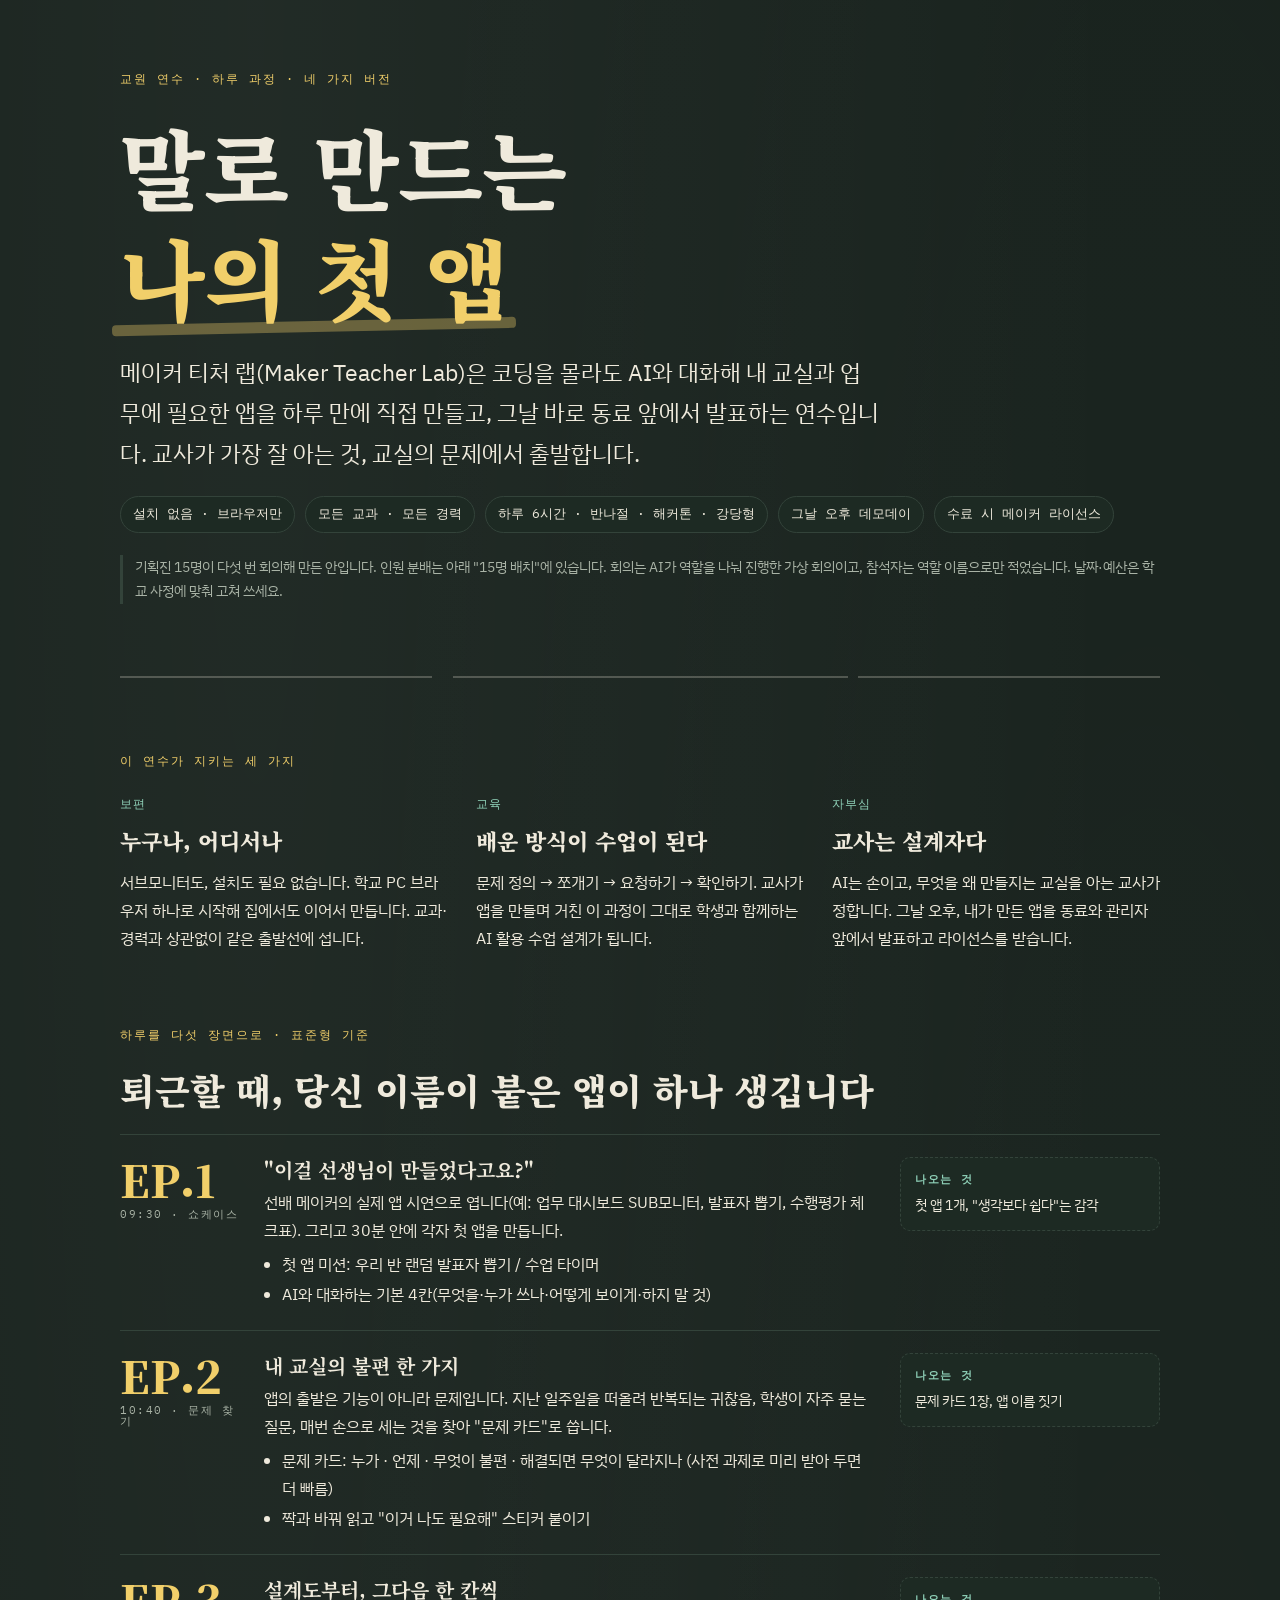
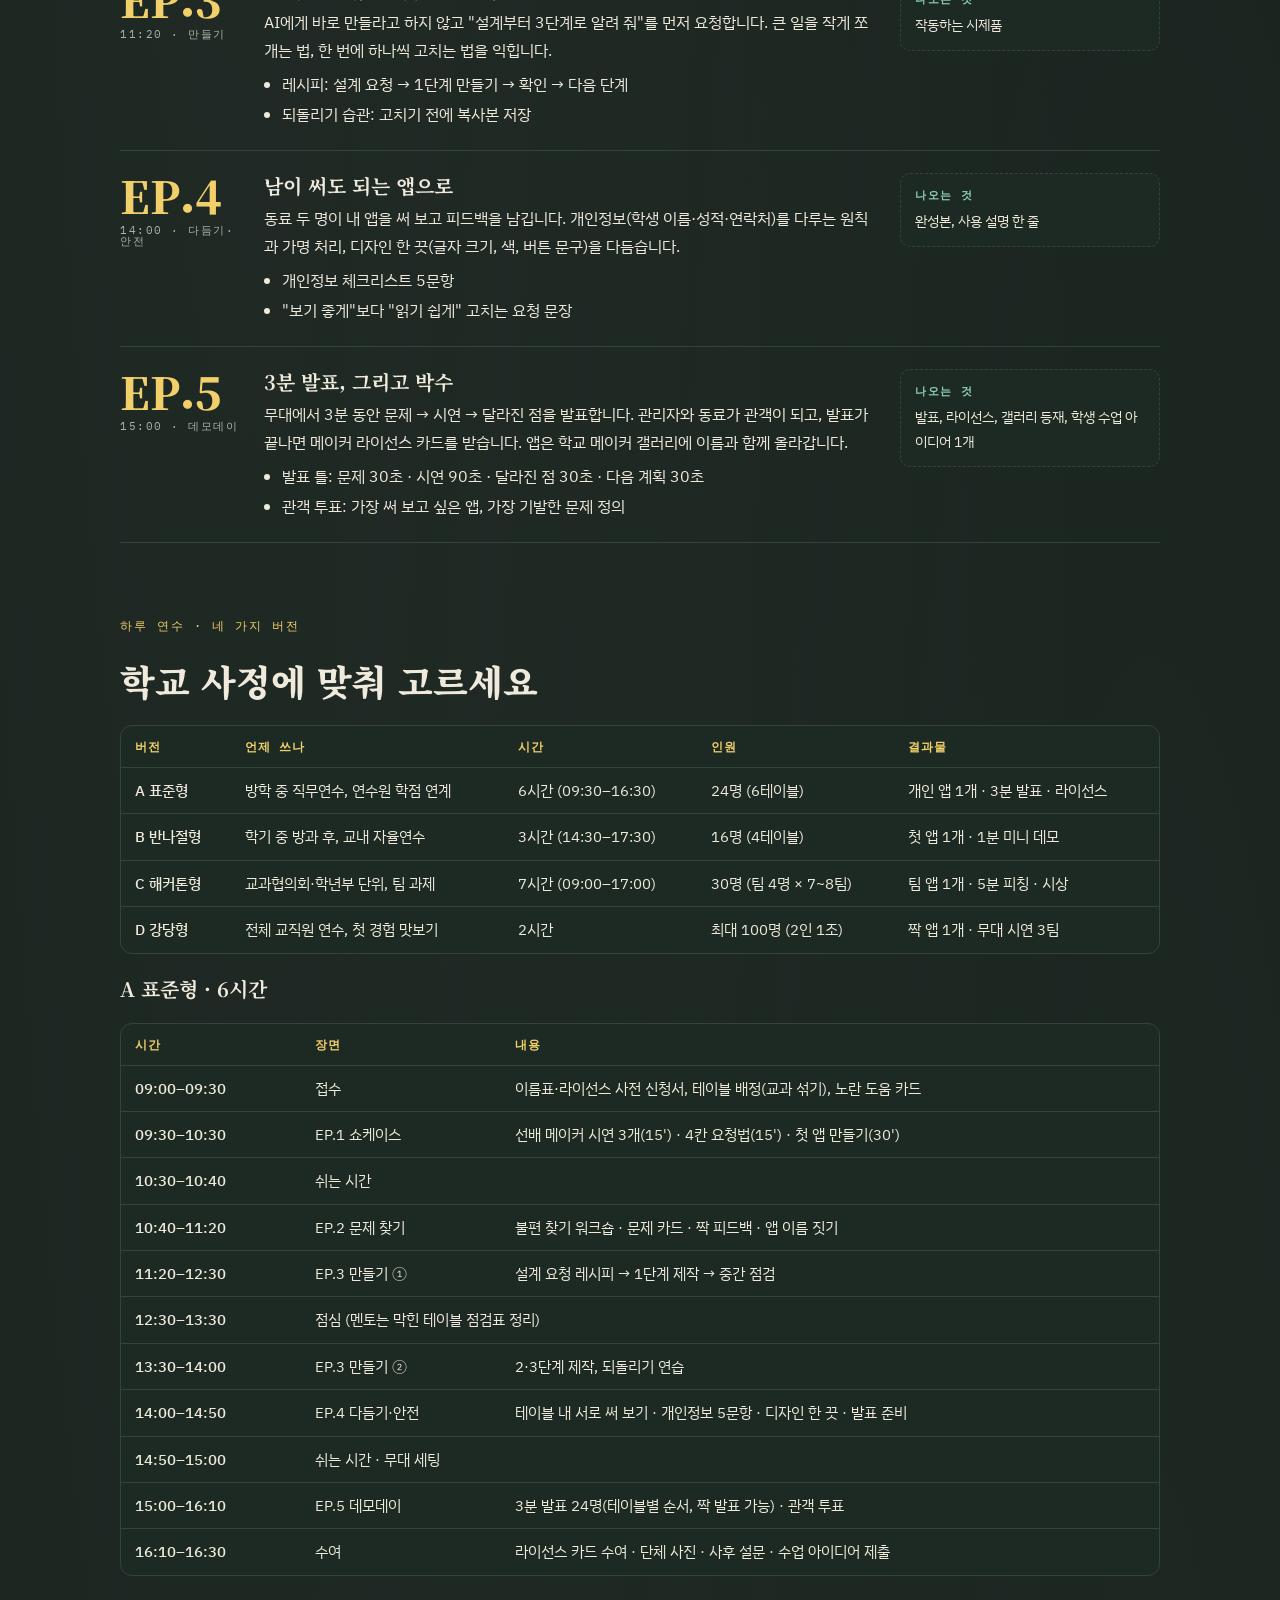
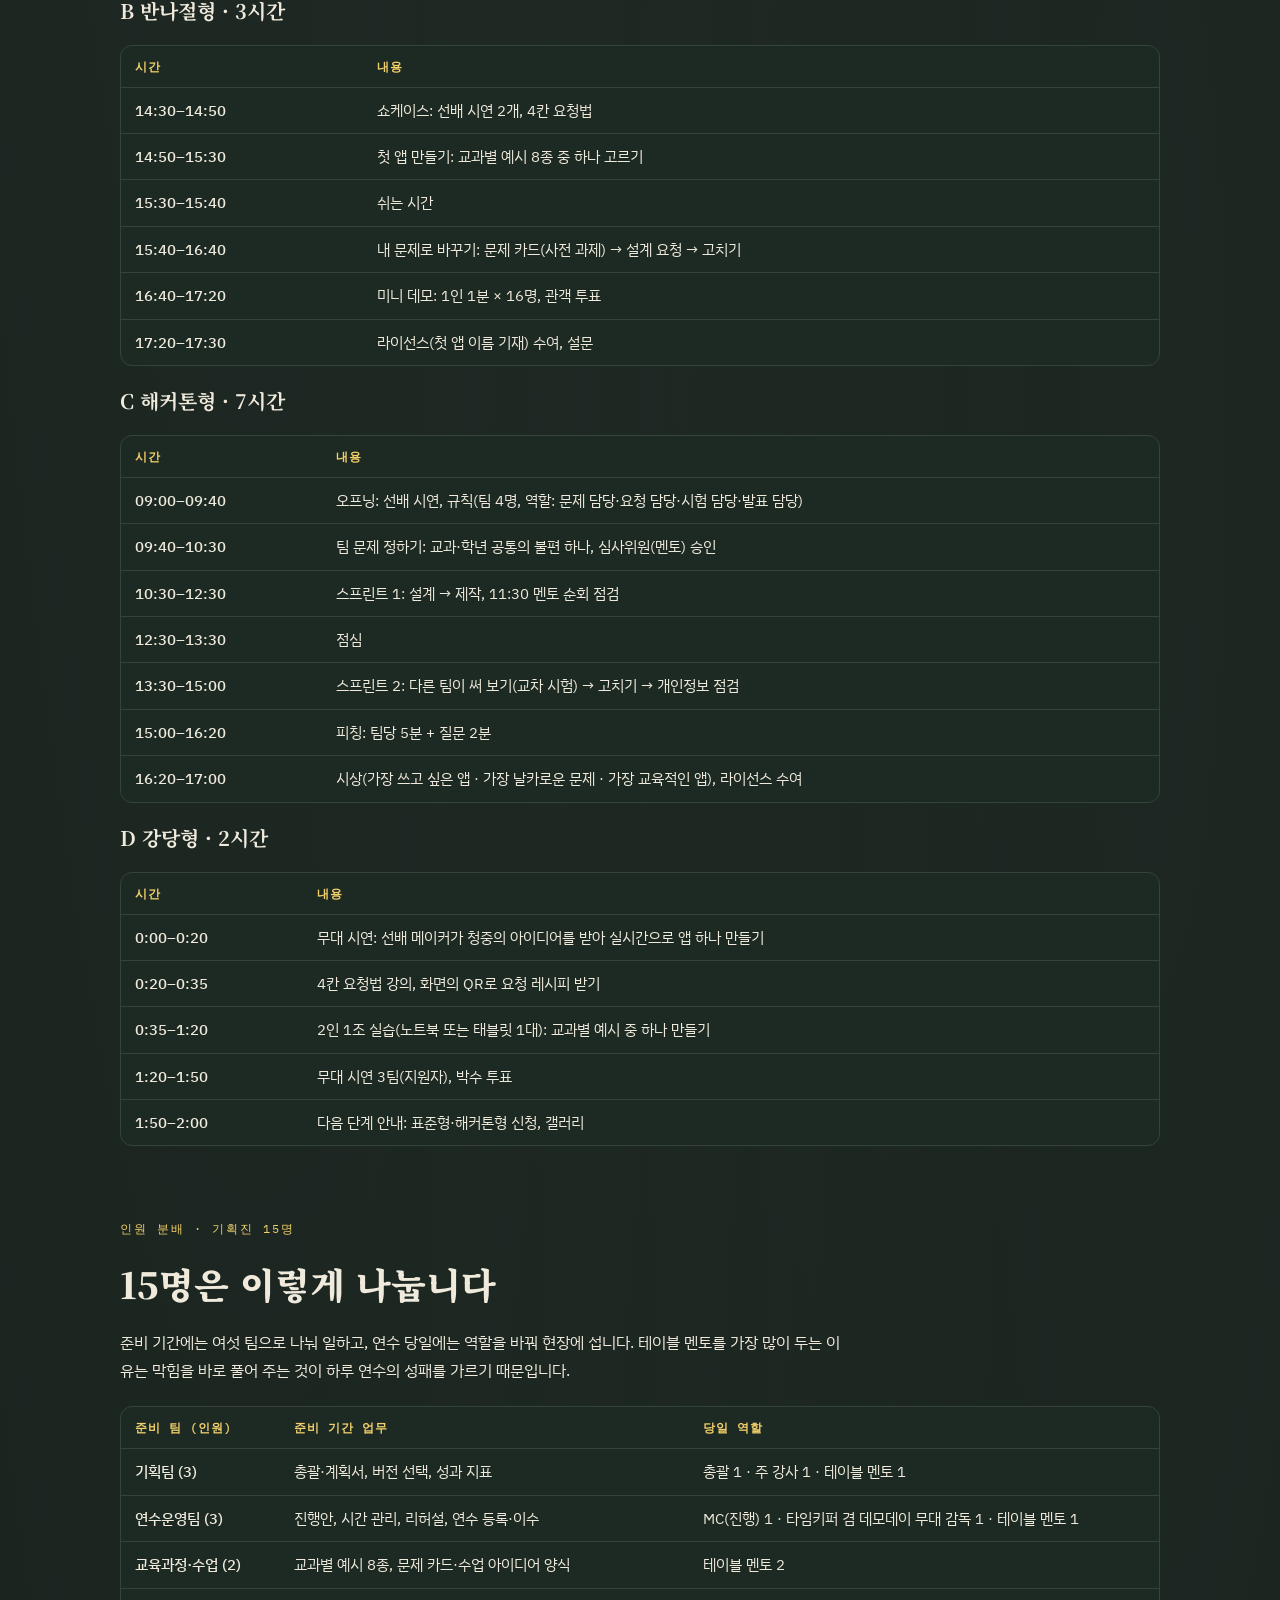
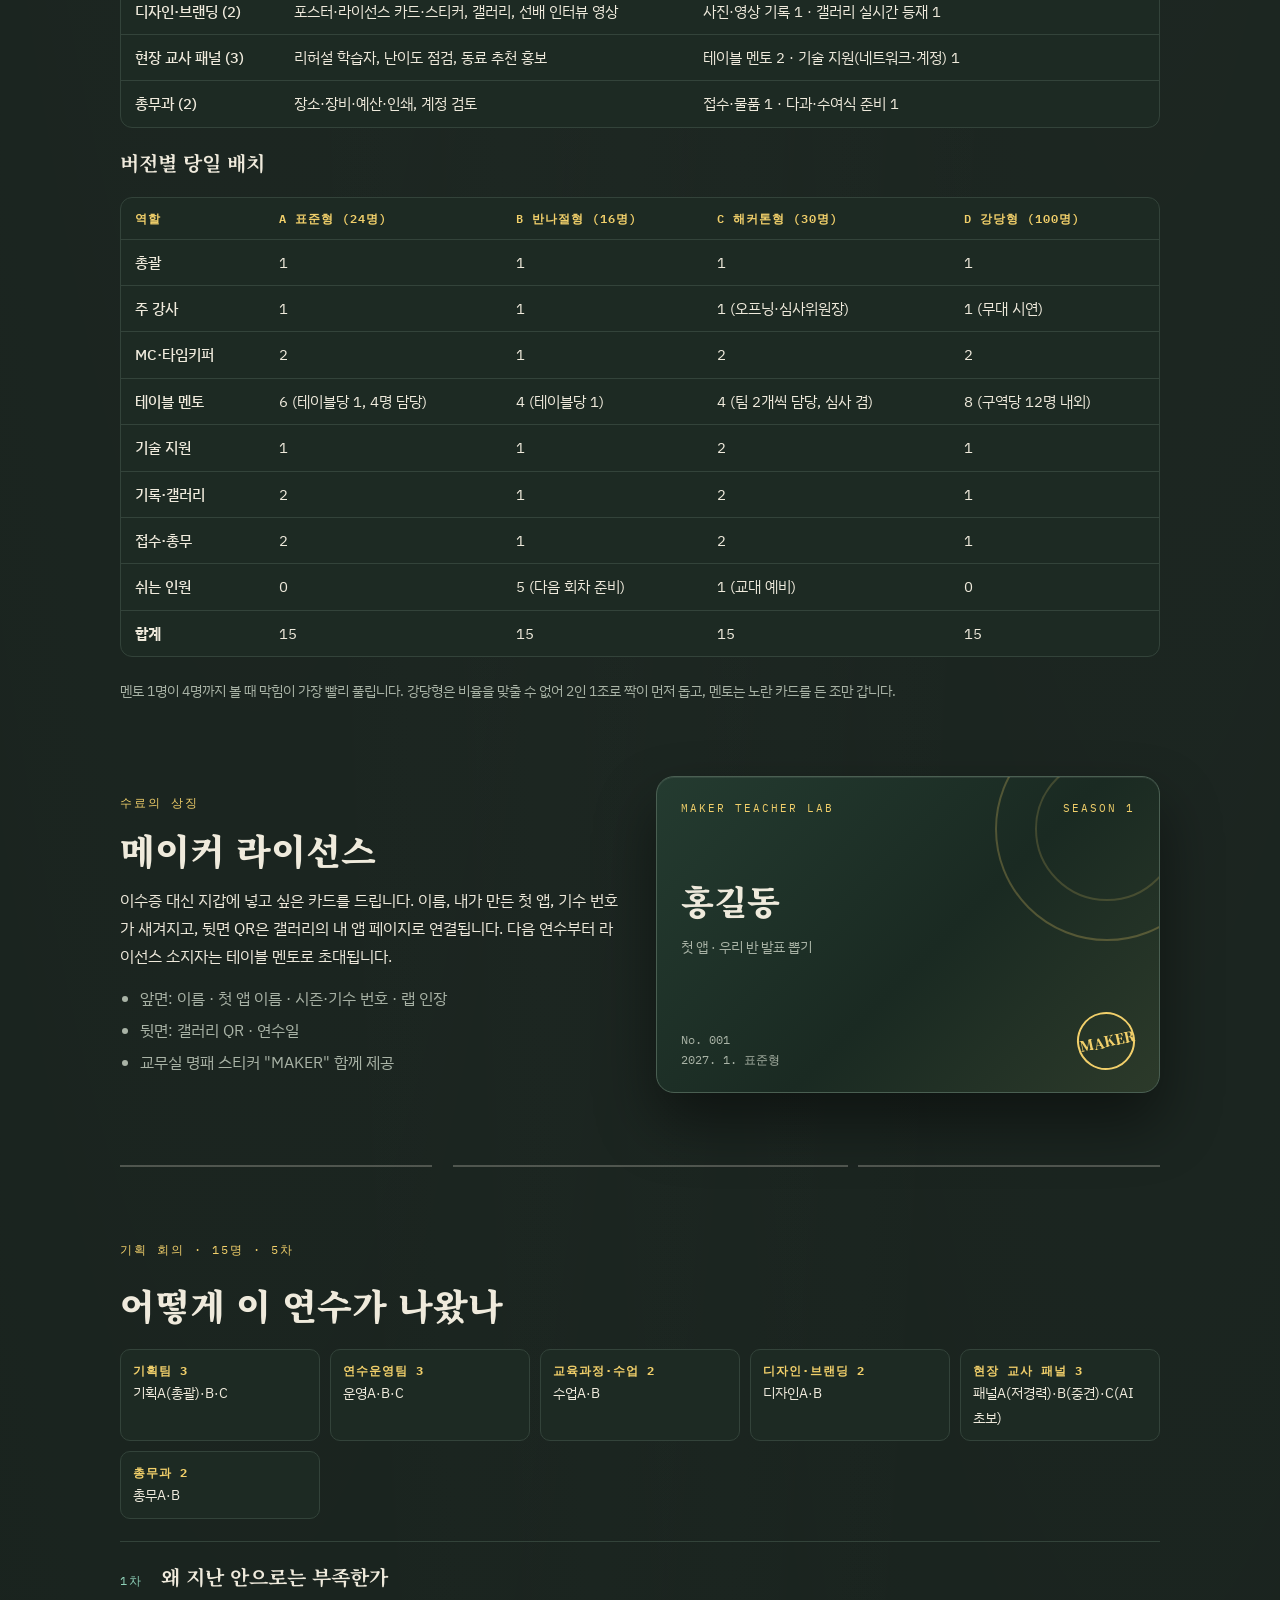
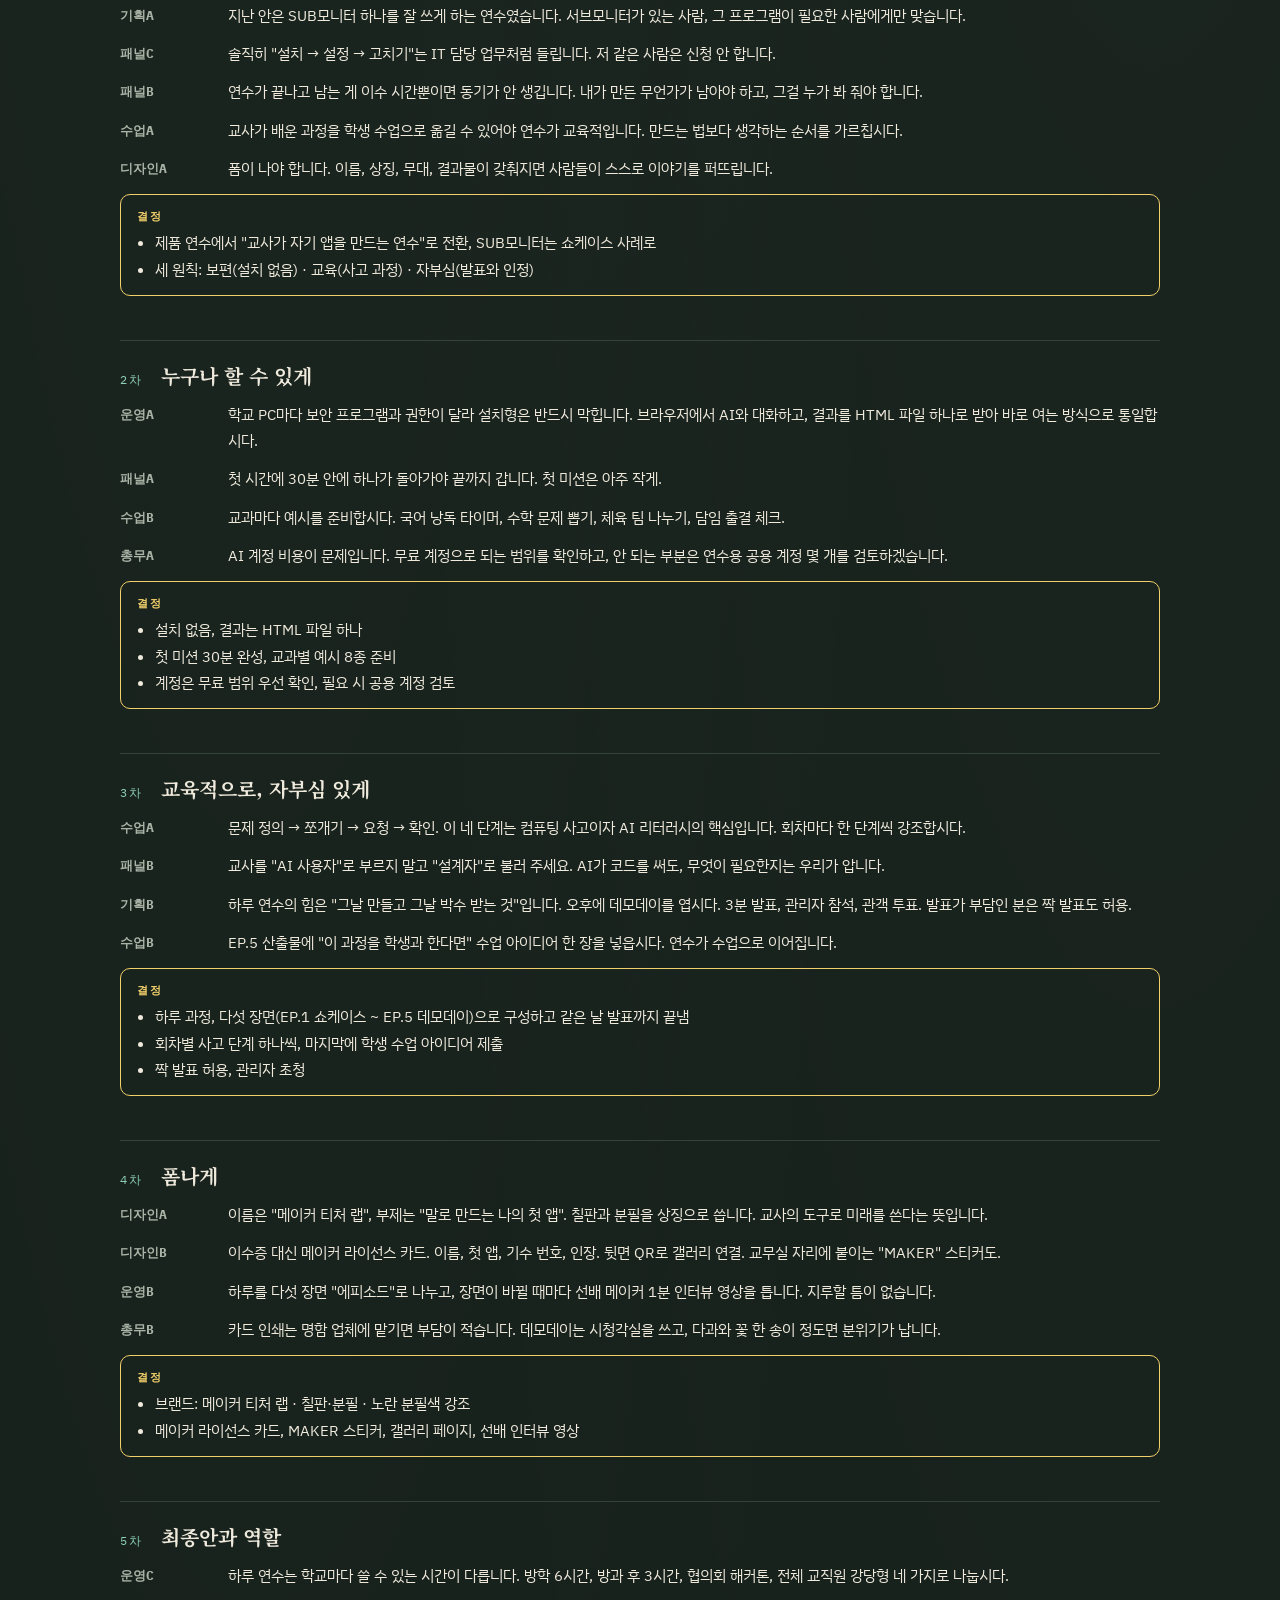
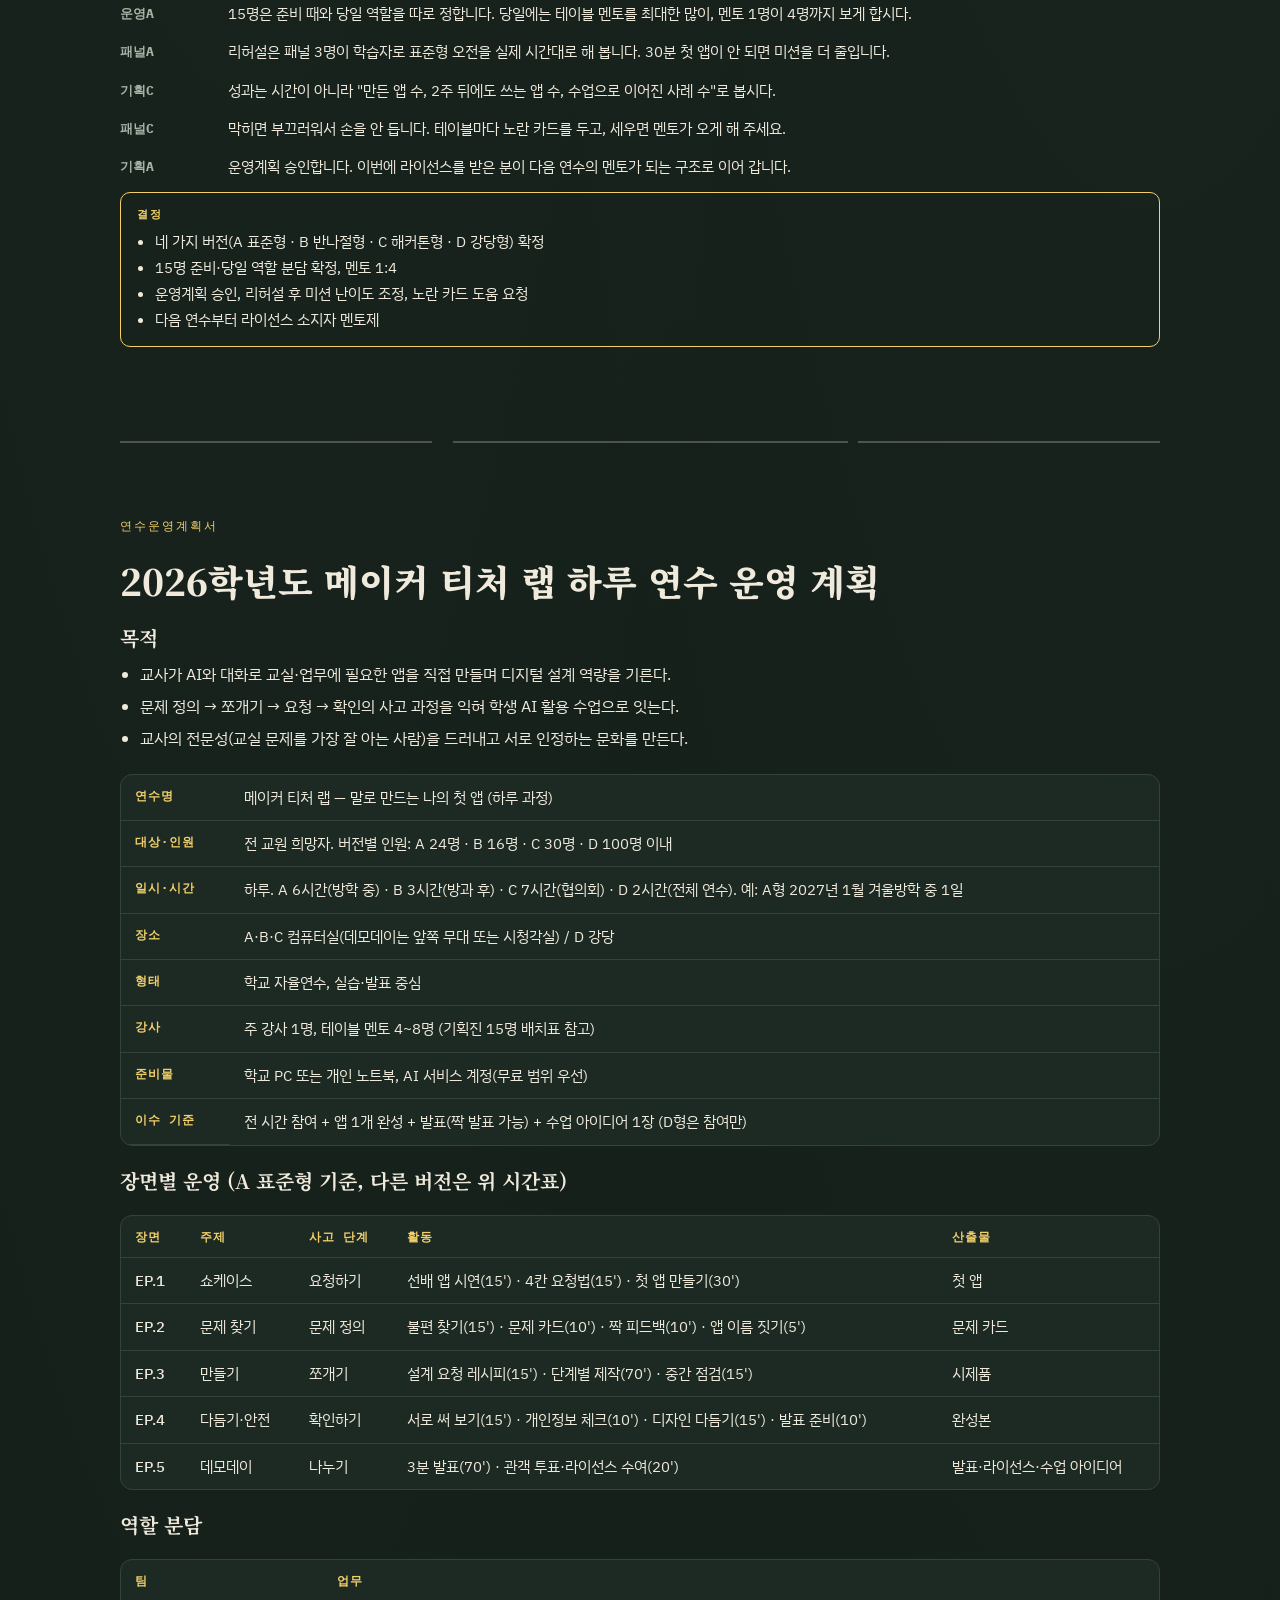
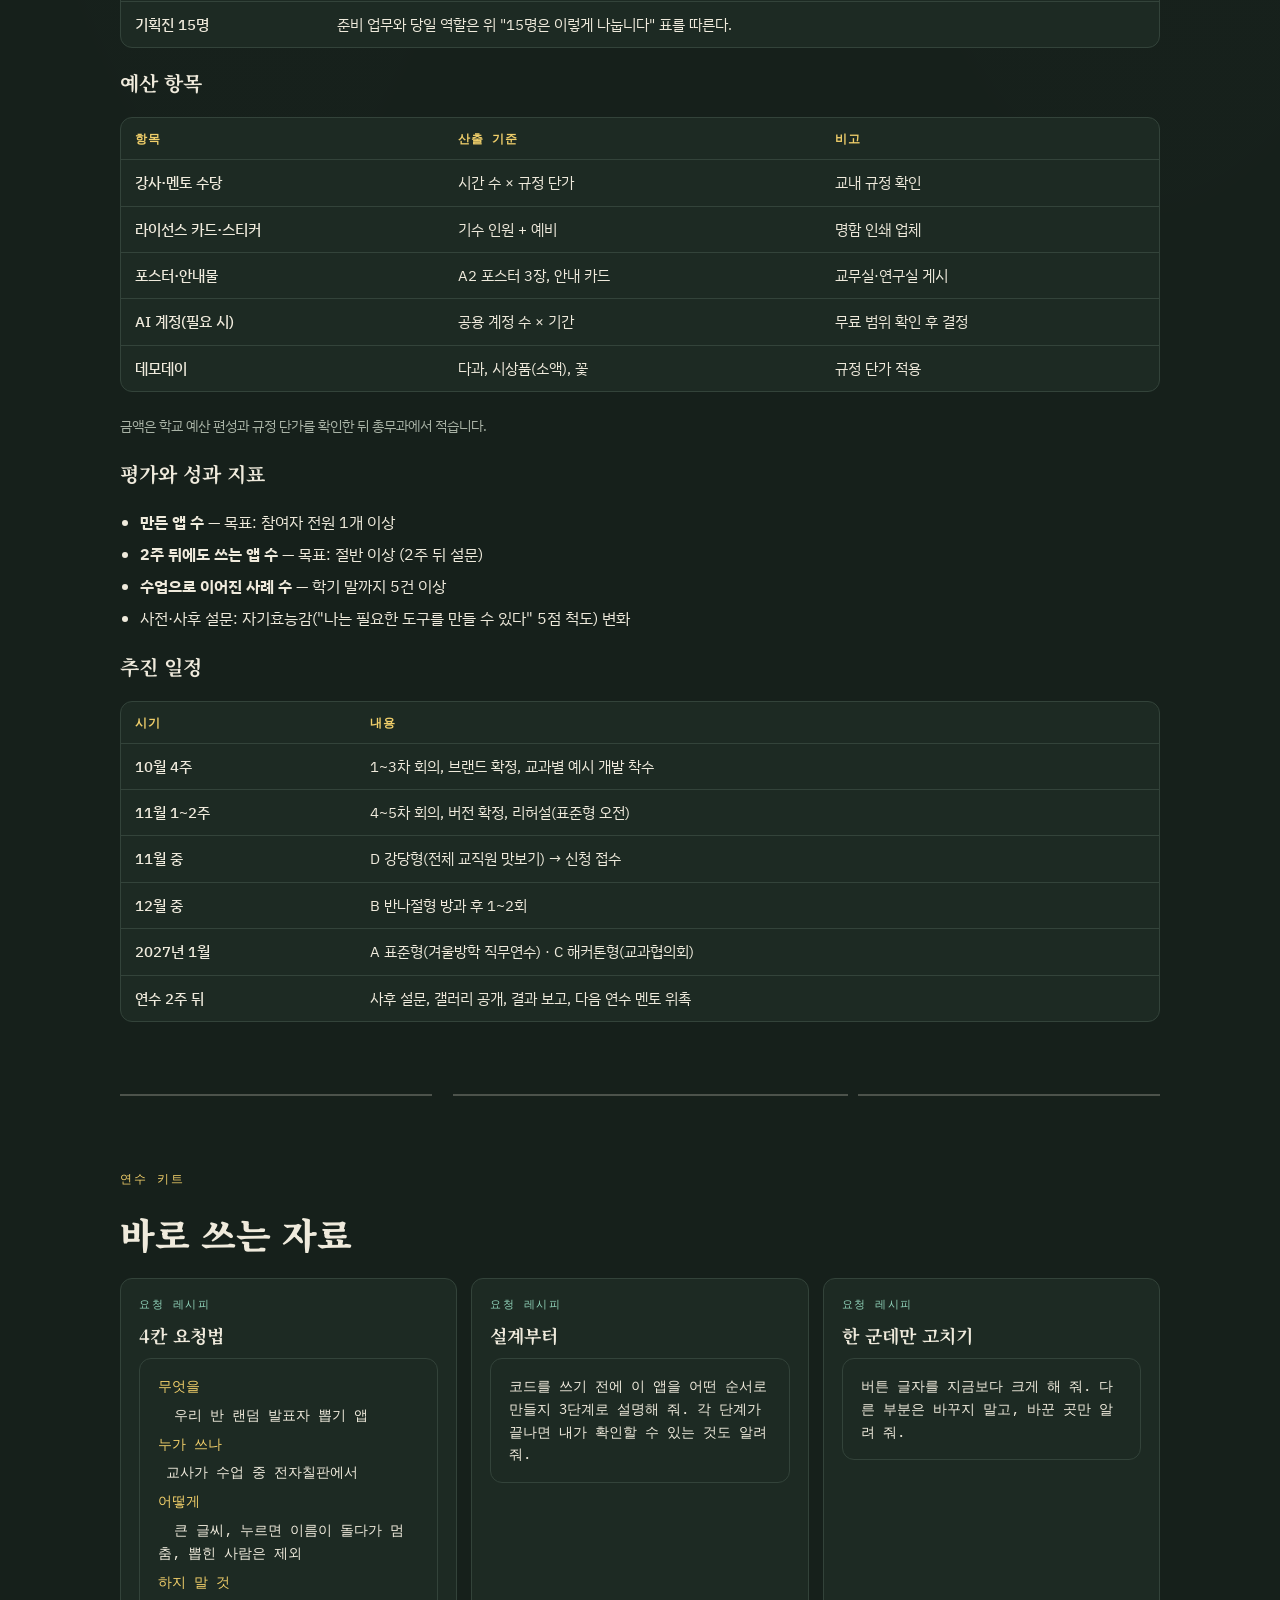
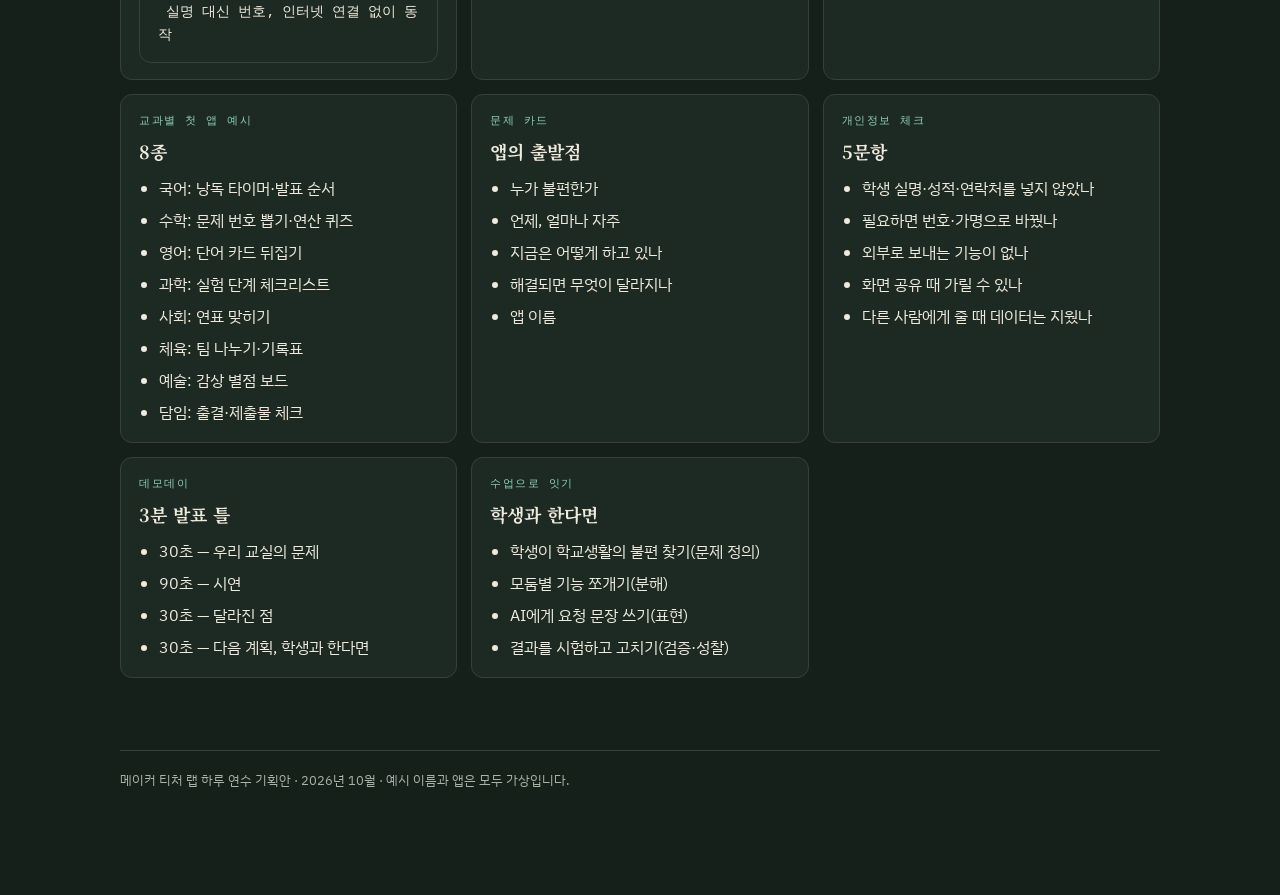
<file: docs/연수/메이커티처랩.html>
<!doctype html><html lang="ko"><head><meta charset="utf-8"><meta name="viewport" content="width=device-width,initial-scale=1"></head><body><title>메이커 티처 랩</title>
<meta name="claude:viewport-fit-sides" content="cover">
<link rel="preconnect" href="https://fonts.googleapis.com">
<link rel="stylesheet" href="https://fonts.googleapis.com/css2?family=Noto+Serif+KR:wght@500;700;900&family=IBM+Plex+Sans+KR:wght@400;500;700&family=IBM+Plex+Mono:wght@400;600&display=swap">
<style>
/* 레이아웃: 칠판 위에 쓴 시즌제 프로그램 브로셔. 넓은 히어로 → 에피소드 5개 타임라인 → 회의록 → 운영계획 → 키트 */
:root{
  --board:#16201b; --board2:#1d2a23; --chalk:#efeadc; --dust:#a9b3a6; --line:#33433a;
  --yellow:#f1cf6a; --pink:#e9a2a0; --mint:#8fd1b8;
  --f-display:"Noto Serif KR","Nanum Myeongjo",serif;
  --f-body:"IBM Plex Sans KR","Malgun Gothic","Apple SD Gothic Neo",sans-serif;
  --f-mono:"IBM Plex Mono",ui-monospace,Consolas,monospace;
  color-scheme:dark;
}
*{box-sizing:border-box}
body{background:var(--board);color:var(--chalk);font-family:var(--f-body);font-size:16px;line-height:1.75;
  padding-left:max(16px,env(safe-area-inset-left,0px));padding-right:max(16px,env(safe-area-inset-right,0px));
  background-image:radial-gradient(ellipse at 20% 0%,rgba(255,255,255,.05),transparent 60%),radial-gradient(ellipse at 90% 30%,rgba(255,255,255,.035),transparent 55%)}
.wrap{max-width:1040px;margin:0 auto;padding-block:48px 96px;display:grid;gap:72px}
.read{max-width:720px}
h1,h2,h3{font-family:var(--f-display);text-wrap:balance;margin:0;line-height:1.25}
h2{font-size:clamp(26px,4vw,36px);font-weight:900}
h3{font-size:20px;font-weight:700}
p{margin:0}
a{color:var(--yellow)}
:focus-visible{outline:2px solid var(--yellow);outline-offset:3px}
.label{font-family:var(--f-mono);font-size:12px;letter-spacing:2px;text-transform:uppercase;color:var(--yellow)}
.muted{color:var(--dust)}
section{display:grid;gap:22px}
.chalkline{height:2px;background:linear-gradient(90deg,var(--chalk) 0 30%,transparent 30% 32%,var(--chalk) 32% 70%,transparent 70% 71%,var(--chalk) 71%);opacity:.25}

/* 히어로 */
.hero{display:grid;gap:22px;padding-top:12px}
.hero h1{font-size:clamp(40px,8.5vw,88px);font-weight:900;letter-spacing:-1px}
.hero h1 em{font-style:normal;color:var(--yellow);position:relative}
.hero h1 em::after{content:"";position:absolute;left:-2%;right:-2%;bottom:.08em;height:.12em;background:var(--yellow);opacity:.35;transform:rotate(-1.2deg);border-radius:4px}
.hero .sub{font-size:clamp(18px,2.4vw,23px);max-width:760px}
.facts{display:flex;flex-wrap:wrap;gap:10px}
.facts span{font-family:var(--f-mono);font-size:13px;padding:6px 12px;border:1px solid var(--line);border-radius:99px;color:var(--chalk);background:var(--board2)}
.note{font-size:14px;color:var(--dust);border-left:3px solid var(--line);padding-left:12px}

/* 약속 3개 */
.promise{display:grid;grid-template-columns:repeat(3,minmax(0,1fr));gap:28px}
.promise div{display:grid;gap:8px;align-content:start}
.promise b{font-family:var(--f-display);font-size:22px;font-weight:900;color:var(--chalk)}
.promise .k{font-family:var(--f-mono);font-size:12px;color:var(--mint);letter-spacing:1px}
@media (max-width:760px){.promise{grid-template-columns:1fr}}

/* 에피소드 */
.eps{display:grid;gap:0;border-top:1px solid var(--line)}
.ep{display:grid;grid-template-columns:120px minmax(0,1fr) minmax(0,260px);gap:24px;padding:22px 0;border-bottom:1px solid var(--line)}
.ep .no{font-family:var(--f-display);font-weight:900;font-size:44px;line-height:1;color:var(--yellow)}
.ep .no small{display:block;font-family:var(--f-mono);font-size:11px;font-weight:400;color:var(--dust);letter-spacing:1.5px;margin-top:8px}
.ep h3{margin-bottom:6px}
.ep ul{margin:6px 0 0;padding-left:18px;display:grid;gap:2px}
.ep .out{font-size:14px;background:var(--board2);border:1px dashed var(--line);border-radius:10px;padding:12px 14px;align-self:start}
.ep .out b{display:block;font-family:var(--f-mono);font-size:11px;letter-spacing:1.5px;color:var(--mint);margin-bottom:4px}
@media (max-width:760px){.ep{grid-template-columns:1fr;gap:10px}}

/* 라이선스 카드 */
.cardrow{display:grid;grid-template-columns:minmax(0,1fr) minmax(0,1fr);gap:32px;align-items:center}
@media (max-width:760px){.cardrow{grid-template-columns:1fr}}
.license{aspect-ratio:1.586;max-width:100%;border-radius:18px;padding:22px 24px;display:grid;grid-template-rows:auto 1fr auto;
  background:linear-gradient(135deg,#243b30 0%,#1a2a22 55%,#2c3a2a 100%);border:1px solid #4a5f52;box-shadow:0 30px 60px rgba(0,0,0,.45),inset 0 1px 0 rgba(255,255,255,.08);position:relative;overflow:hidden}
.license::before{content:"";position:absolute;right:-60px;top:-60px;width:220px;height:220px;border-radius:50%;border:2px solid rgba(241,207,106,.25)}
.license::after{content:"";position:absolute;right:-20px;top:-20px;width:140px;height:140px;border-radius:50%;border:2px solid rgba(241,207,106,.18)}
.license .top{display:flex;justify-content:space-between;align-items:baseline;font-family:var(--f-mono);font-size:11px;letter-spacing:2px;color:var(--yellow)}
.license .nm{align-self:center;display:grid;gap:4px}
.license .nm b{font-family:var(--f-display);font-size:clamp(26px,4vw,34px);font-weight:900}
.license .nm span{font-size:14px;color:var(--dust)}
.license .bot{display:flex;justify-content:space-between;align-items:end;font-family:var(--f-mono);font-size:11.5px;color:var(--dust);gap:12px}
.license .seal{width:58px;height:58px;border-radius:50%;border:2px solid var(--yellow);display:grid;place-items:center;font-family:var(--f-display);font-weight:900;color:var(--yellow);font-size:14px;transform:rotate(-12deg)}

/* 회의록 */
.who{display:grid;grid-template-columns:repeat(auto-fit,minmax(200px,1fr));gap:10px;font-size:14px}
.who div{background:var(--board2);border:1px solid var(--line);border-radius:10px;padding:10px 12px}
.who b{color:var(--yellow);font-family:var(--f-mono);font-size:12px;letter-spacing:1px;display:block}
.mt{display:grid;gap:12px;padding:22px 0;border-top:1px solid var(--line)}
.mt header{display:flex;flex-wrap:wrap;gap:10px 18px;align-items:baseline}
.mt header .label{color:var(--mint)}
.say{display:grid;grid-template-columns:96px minmax(0,1fr);gap:12px;font-size:15px}
.say b{font-family:var(--f-mono);font-size:12.5px;color:var(--dust);padding-top:2px}
.dec{border:1px solid var(--yellow);border-radius:10px;padding:12px 16px;font-size:15px}
.dec b{font-family:var(--f-mono);font-size:11px;letter-spacing:1.5px;color:var(--yellow);display:block;margin-bottom:4px}
.dec ul{margin:0;padding-left:18px}

/* 표 */
.tbl{overflow-x:auto;border:1px solid var(--line);border-radius:12px;background:var(--board2)}
table{border-collapse:collapse;width:100%;font-size:14.5px}
th,td{text-align:left;padding:10px 14px;border-bottom:1px solid var(--line);vertical-align:top}
th{font-family:var(--f-mono);font-size:12px;letter-spacing:1px;color:var(--yellow);font-weight:600;white-space:nowrap}
tr:last-child td{border-bottom:0}
td:first-child{white-space:nowrap;font-weight:500}

/* 키트 */
.kit{display:grid;grid-template-columns:repeat(auto-fit,minmax(280px,1fr));gap:14px}
.kit div{background:var(--board2);border:1px solid var(--line);border-radius:12px;padding:16px 18px;display:grid;gap:6px;align-content:start}
.kit b{font-family:var(--f-display);font-size:18px}
.kit .k{font-family:var(--f-mono);font-size:11px;letter-spacing:1.5px;color:var(--mint)}
.recipe{font-family:var(--f-mono);font-size:13.5px;line-height:1.7;background:#0f1612;border:1px solid var(--line);border-radius:10px;padding:14px 16px;white-space:pre-wrap;overflow-x:auto}
.recipe .s{color:var(--yellow)}
ol.plain,ul.plain{margin:0;padding-left:20px;display:grid;gap:4px}
footer{font-size:13px;color:var(--dust);border-top:1px solid var(--line);padding-top:18px}
@media print{body{background-image:none}.wrap{padding-block:0;gap:40px}.ep,.mt,.license,.kit div{break-inside:avoid}h2{break-after:avoid}}
@media (prefers-reduced-motion:reduce){*{transition:none!important;animation:none!important}}
</style>

<div class="wrap">

<!-- ── 히어로 ── -->
<header class="hero">
  <div class="label">교원 연수 · 하루 과정 · 네 가지 버전</div>
  <h1>말로 만드는<br><em>나의 첫 앱</em></h1>
  <p class="sub">메이커 티처 랩(Maker Teacher Lab)은 코딩을 몰라도 AI와 대화해 내 교실과 업무에 필요한 앱을 하루 만에 직접 만들고, 그날 바로 동료 앞에서 발표하는 연수입니다. 교사가 가장 잘 아는 것, 교실의 문제에서 출발합니다.</p>
  <div class="facts"><span>설치 없음 · 브라우저만</span><span>모든 교과 · 모든 경력</span><span>하루 6시간 · 반나절 · 해커톤 · 강당형</span><span>그날 오후 데모데이</span><span>수료 시 메이커 라이선스</span></div>
  <p class="note">기획진 15명이 다섯 번 회의해 만든 안입니다. 인원 분배는 아래 "15명 배치"에 있습니다. 회의는 AI가 역할을 나눠 진행한 가상 회의이고, 참석자는 역할 이름으로만 적었습니다. 날짜·예산은 학교 사정에 맞춰 고쳐 쓰세요.</p>
</header>

<div class="chalkline" aria-hidden="true"></div>

<!-- ── 세 가지 약속 ── -->
<section>
  <div class="label">이 연수가 지키는 세 가지</div>
  <div class="promise">
    <div><span class="k">보편</span><b>누구나, 어디서나</b><p>서브모니터도, 설치도 필요 없습니다. 학교 PC 브라우저 하나로 시작해 집에서도 이어서 만듭니다. 교과·경력과 상관없이 같은 출발선에 섭니다.</p></div>
    <div><span class="k">교육</span><b>배운 방식이 수업이 된다</b><p>문제 정의 → 쪼개기 → 요청하기 → 확인하기. 교사가 앱을 만들며 거친 이 과정이 그대로 학생과 함께하는 AI 활용 수업 설계가 됩니다.</p></div>
    <div><span class="k">자부심</span><b>교사는 설계자다</b><p>AI는 손이고, 무엇을 왜 만들지는 교실을 아는 교사가 정합니다. 그날 오후, 내가 만든 앱을 동료와 관리자 앞에서 발표하고 라이선스를 받습니다.</p></div>
  </div>
</section>

<!-- ── 에피소드 ── -->
<section>
  <div class="label">하루를 다섯 장면으로 · 표준형 기준</div>
  <h2>퇴근할 때, 당신 이름이 붙은 앱이 하나 생깁니다</h2>
  <div class="eps">
    <article class="ep">
      <div class="no">EP.1<small>09:30 · 쇼케이스</small></div>
      <div><h3>"이걸 선생님이 만들었다고요?"</h3>
        <p>선배 메이커의 실제 앱 시연으로 엽니다(예: 업무 대시보드 SUB모니터, 발표자 뽑기, 수행평가 체크표). 그리고 30분 안에 각자 첫 앱을 만듭니다.</p>
        <ul><li>첫 앱 미션: 우리 반 랜덤 발표자 뽑기 / 수업 타이머</li><li>AI와 대화하는 기본 4칸(무엇을·누가 쓰나·어떻게 보이게·하지 말 것)</li></ul></div>
      <div class="out"><b>나오는 것</b>첫 앱 1개, "생각보다 쉽다"는 감각</div>
    </article>
    <article class="ep">
      <div class="no">EP.2<small>10:40 · 문제 찾기</small></div>
      <div><h3>내 교실의 불편 한 가지</h3>
        <p>앱의 출발은 기능이 아니라 문제입니다. 지난 일주일을 떠올려 반복되는 귀찮음, 학생이 자주 묻는 질문, 매번 손으로 세는 것을 찾아 "문제 카드"로 씁니다.</p>
        <ul><li>문제 카드: 누가 · 언제 · 무엇이 불편 · 해결되면 무엇이 달라지나 (사전 과제로 미리 받아 두면 더 빠름)</li><li>짝과 바꿔 읽고 "이거 나도 필요해" 스티커 붙이기</li></ul></div>
      <div class="out"><b>나오는 것</b>문제 카드 1장, 앱 이름 짓기</div>
    </article>
    <article class="ep">
      <div class="no">EP.3<small>11:20 · 만들기</small></div>
      <div><h3>설계도부터, 그다음 한 칸씩</h3>
        <p>AI에게 바로 만들라고 하지 않고 "설계부터 3단계로 알려 줘"를 먼저 요청합니다. 큰 일을 작게 쪼개는 법, 한 번에 하나씩 고치는 법을 익힙니다.</p>
        <ul><li>레시피: 설계 요청 → 1단계 만들기 → 확인 → 다음 단계</li><li>되돌리기 습관: 고치기 전에 복사본 저장</li></ul></div>
      <div class="out"><b>나오는 것</b>작동하는 시제품</div>
    </article>
    <article class="ep">
      <div class="no">EP.4<small>14:00 · 다듬기·안전</small></div>
      <div><h3>남이 써도 되는 앱으로</h3>
        <p>동료 두 명이 내 앱을 써 보고 피드백을 남깁니다. 개인정보(학생 이름·성적·연락처)를 다루는 원칙과 가명 처리, 디자인 한 끗(글자 크기, 색, 버튼 문구)을 다듬습니다.</p>
        <ul><li>개인정보 체크리스트 5문항</li><li>"보기 좋게"보다 "읽기 쉽게" 고치는 요청 문장</li></ul></div>
      <div class="out"><b>나오는 것</b>완성본, 사용 설명 한 줄</div>
    </article>
    <article class="ep">
      <div class="no">EP.5<small>15:00 · 데모데이</small></div>
      <div><h3>3분 발표, 그리고 박수</h3>
        <p>무대에서 3분 동안 문제 → 시연 → 달라진 점을 발표합니다. 관리자와 동료가 관객이 되고, 발표가 끝나면 메이커 라이선스 카드를 받습니다. 앱은 학교 메이커 갤러리에 이름과 함께 올라갑니다.</p>
        <ul><li>발표 틀: 문제 30초 · 시연 90초 · 달라진 점 30초 · 다음 계획 30초</li><li>관객 투표: 가장 써 보고 싶은 앱, 가장 기발한 문제 정의</li></ul></div>
      <div class="out"><b>나오는 것</b>발표, 라이선스, 갤러리 등재, 학생 수업 아이디어 1개</div>
    </article>
  </div>
</section>

<!-- ── 버전 ── -->
<section>
  <div class="label">하루 연수 · 네 가지 버전</div>
  <h2>학교 사정에 맞춰 고르세요</h2>
  <div class="tbl"><table>
    <thead><tr><th>버전</th><th>언제 쓰나</th><th>시간</th><th>인원</th><th>결과물</th></tr></thead>
    <tbody>
      <tr><td>A 표준형</td><td>방학 중 직무연수, 연수원 학점 연계</td><td>6시간 (09:30–16:30)</td><td>24명 (6테이블)</td><td>개인 앱 1개 · 3분 발표 · 라이선스</td></tr>
      <tr><td>B 반나절형</td><td>학기 중 방과 후, 교내 자율연수</td><td>3시간 (14:30–17:30)</td><td>16명 (4테이블)</td><td>첫 앱 1개 · 1분 미니 데모</td></tr>
      <tr><td>C 해커톤형</td><td>교과협의회·학년부 단위, 팀 과제</td><td>7시간 (09:00–17:00)</td><td>30명 (팀 4명 × 7~8팀)</td><td>팀 앱 1개 · 5분 피칭 · 시상</td></tr>
      <tr><td>D 강당형</td><td>전체 교직원 연수, 첫 경험 맛보기</td><td>2시간</td><td>최대 100명 (2인 1조)</td><td>짝 앱 1개 · 무대 시연 3팀</td></tr>
    </tbody>
  </table></div>

  <h3>A 표준형 · 6시간</h3>
  <div class="tbl"><table>
    <thead><tr><th>시간</th><th>장면</th><th>내용</th></tr></thead>
    <tbody>
      <tr><td>09:00–09:30</td><td>접수</td><td>이름표·라이선스 사전 신청서, 테이블 배정(교과 섞기), 노란 도움 카드</td></tr>
      <tr><td>09:30–10:30</td><td>EP.1 쇼케이스</td><td>선배 메이커 시연 3개(15') · 4칸 요청법(15') · 첫 앱 만들기(30')</td></tr>
      <tr><td>10:30–10:40</td><td colspan="2">쉬는 시간</td></tr>
      <tr><td>10:40–11:20</td><td>EP.2 문제 찾기</td><td>불편 찾기 워크숍 · 문제 카드 · 짝 피드백 · 앱 이름 짓기</td></tr>
      <tr><td>11:20–12:30</td><td>EP.3 만들기 ①</td><td>설계 요청 레시피 → 1단계 제작 → 중간 점검</td></tr>
      <tr><td>12:30–13:30</td><td colspan="2">점심 (멘토는 막힌 테이블 점검표 정리)</td></tr>
      <tr><td>13:30–14:00</td><td>EP.3 만들기 ②</td><td>2·3단계 제작, 되돌리기 연습</td></tr>
      <tr><td>14:00–14:50</td><td>EP.4 다듬기·안전</td><td>테이블 내 서로 써 보기 · 개인정보 5문항 · 디자인 한 끗 · 발표 준비</td></tr>
      <tr><td>14:50–15:00</td><td colspan="2">쉬는 시간 · 무대 세팅</td></tr>
      <tr><td>15:00–16:10</td><td>EP.5 데모데이</td><td>3분 발표 24명(테이블별 순서, 짝 발표 가능) · 관객 투표</td></tr>
      <tr><td>16:10–16:30</td><td>수여</td><td>라이선스 카드 수여 · 단체 사진 · 사후 설문 · 수업 아이디어 제출</td></tr>
    </tbody>
  </table></div>

  <h3>B 반나절형 · 3시간</h3>
  <div class="tbl"><table>
    <thead><tr><th>시간</th><th>내용</th></tr></thead>
    <tbody>
      <tr><td>14:30–14:50</td><td>쇼케이스: 선배 시연 2개, 4칸 요청법</td></tr>
      <tr><td>14:50–15:30</td><td>첫 앱 만들기: 교과별 예시 8종 중 하나 고르기</td></tr>
      <tr><td>15:30–15:40</td><td>쉬는 시간</td></tr>
      <tr><td>15:40–16:40</td><td>내 문제로 바꾸기: 문제 카드(사전 과제) → 설계 요청 → 고치기</td></tr>
      <tr><td>16:40–17:20</td><td>미니 데모: 1인 1분 × 16명, 관객 투표</td></tr>
      <tr><td>17:20–17:30</td><td>라이선스(첫 앱 이름 기재) 수여, 설문</td></tr>
    </tbody>
  </table></div>

  <h3>C 해커톤형 · 7시간</h3>
  <div class="tbl"><table>
    <thead><tr><th>시간</th><th>내용</th></tr></thead>
    <tbody>
      <tr><td>09:00–09:40</td><td>오프닝: 선배 시연, 규칙(팀 4명, 역할: 문제 담당·요청 담당·시험 담당·발표 담당)</td></tr>
      <tr><td>09:40–10:30</td><td>팀 문제 정하기: 교과·학년 공통의 불편 하나, 심사위원(멘토) 승인</td></tr>
      <tr><td>10:30–12:30</td><td>스프린트 1: 설계 → 제작, 11:30 멘토 순회 점검</td></tr>
      <tr><td>12:30–13:30</td><td>점심</td></tr>
      <tr><td>13:30–15:00</td><td>스프린트 2: 다른 팀이 써 보기(교차 시험) → 고치기 → 개인정보 점검</td></tr>
      <tr><td>15:00–16:20</td><td>피칭: 팀당 5분 + 질문 2분</td></tr>
      <tr><td>16:20–17:00</td><td>시상(가장 쓰고 싶은 앱 · 가장 날카로운 문제 · 가장 교육적인 앱), 라이선스 수여</td></tr>
    </tbody>
  </table></div>

  <h3>D 강당형 · 2시간</h3>
  <div class="tbl"><table>
    <thead><tr><th>시간</th><th>내용</th></tr></thead>
    <tbody>
      <tr><td>0:00–0:20</td><td>무대 시연: 선배 메이커가 청중의 아이디어를 받아 실시간으로 앱 하나 만들기</td></tr>
      <tr><td>0:20–0:35</td><td>4칸 요청법 강의, 화면의 QR로 요청 레시피 받기</td></tr>
      <tr><td>0:35–1:20</td><td>2인 1조 실습(노트북 또는 태블릿 1대): 교과별 예시 중 하나 만들기</td></tr>
      <tr><td>1:20–1:50</td><td>무대 시연 3팀(지원자), 박수 투표</td></tr>
      <tr><td>1:50–2:00</td><td>다음 단계 안내: 표준형·해커톤형 신청, 갤러리</td></tr>
    </tbody>
  </table></div>
</section>

<!-- ── 15명 배치 ── -->
<section>
  <div class="label">인원 분배 · 기획진 15명</div>
  <h2>15명은 이렇게 나눕니다</h2>
  <p class="read">준비 기간에는 여섯 팀으로 나눠 일하고, 연수 당일에는 역할을 바꿔 현장에 섭니다. 테이블 멘토를 가장 많이 두는 이유는 막힘을 바로 풀어 주는 것이 하루 연수의 성패를 가르기 때문입니다.</p>
  <div class="tbl"><table>
    <thead><tr><th>준비 팀 (인원)</th><th>준비 기간 업무</th><th>당일 역할</th></tr></thead>
    <tbody>
      <tr><td>기획팀 (3)</td><td>총괄·계획서, 버전 선택, 성과 지표</td><td>총괄 1 · 주 강사 1 · 테이블 멘토 1</td></tr>
      <tr><td>연수운영팀 (3)</td><td>진행안, 시간 관리, 리허설, 연수 등록·이수</td><td>MC(진행) 1 · 타임키퍼 겸 데모데이 무대 감독 1 · 테이블 멘토 1</td></tr>
      <tr><td>교육과정·수업 (2)</td><td>교과별 예시 8종, 문제 카드·수업 아이디어 양식</td><td>테이블 멘토 2</td></tr>
      <tr><td>디자인·브랜딩 (2)</td><td>포스터·라이선스 카드·스티커, 갤러리, 선배 인터뷰 영상</td><td>사진·영상 기록 1 · 갤러리 실시간 등재 1</td></tr>
      <tr><td>현장 교사 패널 (3)</td><td>리허설 학습자, 난이도 점검, 동료 추천 홍보</td><td>테이블 멘토 2 · 기술 지원(네트워크·계정) 1</td></tr>
      <tr><td>총무과 (2)</td><td>장소·장비·예산·인쇄, 계정 검토</td><td>접수·물품 1 · 다과·수여식 준비 1</td></tr>
    </tbody>
  </table></div>

  <h3>버전별 당일 배치</h3>
  <div class="tbl"><table>
    <thead><tr><th>역할</th><th>A 표준형 (24명)</th><th>B 반나절형 (16명)</th><th>C 해커톤형 (30명)</th><th>D 강당형 (100명)</th></tr></thead>
    <tbody>
      <tr><td>총괄</td><td>1</td><td>1</td><td>1</td><td>1</td></tr>
      <tr><td>주 강사</td><td>1</td><td>1</td><td>1 (오프닝·심사위원장)</td><td>1 (무대 시연)</td></tr>
      <tr><td>MC·타임키퍼</td><td>2</td><td>1</td><td>2</td><td>2</td></tr>
      <tr><td>테이블 멘토</td><td>6 (테이블당 1, 4명 담당)</td><td>4 (테이블당 1)</td><td>4 (팀 2개씩 담당, 심사 겸)</td><td>8 (구역당 12명 내외)</td></tr>
      <tr><td>기술 지원</td><td>1</td><td>1</td><td>2</td><td>1</td></tr>
      <tr><td>기록·갤러리</td><td>2</td><td>1</td><td>2</td><td>1</td></tr>
      <tr><td>접수·총무</td><td>2</td><td>1</td><td>2</td><td>1</td></tr>
      <tr><td>쉬는 인원</td><td>0</td><td>5 (다음 회차 준비)</td><td>1 (교대 예비)</td><td>0</td></tr>
      <tr><td><b>합계</b></td><td>15</td><td>15</td><td>15</td><td>15</td></tr>
    </tbody>
  </table></div>
  <p class="muted" style="font-size:14px">멘토 1명이 4명까지 볼 때 막힘이 가장 빨리 풀립니다. 강당형은 비율을 맞출 수 없어 2인 1조로 짝이 먼저 돕고, 멘토는 노란 카드를 든 조만 갑니다.</p>
</section>

<!-- ── 라이선스 ── -->
<section>
  <div class="cardrow">
    <div style="display:grid;gap:14px">
      <div class="label">수료의 상징</div>
      <h2>메이커 라이선스</h2>
      <p>이수증 대신 지갑에 넣고 싶은 카드를 드립니다. 이름, 내가 만든 첫 앱, 기수 번호가 새겨지고, 뒷면 QR은 갤러리의 내 앱 페이지로 연결됩니다. 다음 연수부터 라이선스 소지자는 테이블 멘토로 초대됩니다.</p>
      <ul class="plain muted"><li>앞면: 이름 · 첫 앱 이름 · 시즌·기수 번호 · 랩 인장</li><li>뒷면: 갤러리 QR · 연수일</li><li>교무실 명패 스티커 "MAKER" 함께 제공</li></ul>
    </div>
    <div class="license" role="img" aria-label="메이커 라이선스 카드 예시: 홍길동, 첫 앱 우리반 발표 뽑기, 시즌 1 No. 001">
      <div class="top"><span>MAKER TEACHER LAB</span><span>SEASON 1</span></div>
      <div class="nm"><b>홍길동</b><span>첫 앱 · 우리 반 발표 뽑기</span></div>
      <div class="bot"><span>No. 001<br>2027. 1. 표준형</span><div class="seal">MAKER</div></div>
    </div>
  </div>
</section>

<div class="chalkline" aria-hidden="true"></div>

<!-- ── 회의록 ── -->
<section>
  <div class="label">기획 회의 · 15명 · 5차</div>
  <h2>어떻게 이 연수가 나왔나</h2>
  <div class="who">
    <div><b>기획팀 3</b>기획A(총괄)·B·C</div>
    <div><b>연수운영팀 3</b>운영A·B·C</div>
    <div><b>교육과정·수업 2</b>수업A·B</div>
    <div><b>디자인·브랜딩 2</b>디자인A·B</div>
    <div><b>현장 교사 패널 3</b>패널A(저경력)·B(중견)·C(AI 초보)</div>
    <div><b>총무과 2</b>총무A·B</div>
  </div>

  <div class="mt">
    <header><span class="label">1차</span><h3>왜 지난 안으로는 부족한가</h3></header>
    <div class="say"><b>기획A</b><p>지난 안은 SUB모니터 하나를 잘 쓰게 하는 연수였습니다. 서브모니터가 있는 사람, 그 프로그램이 필요한 사람에게만 맞습니다.</p></div>
    <div class="say"><b>패널C</b><p>솔직히 "설치 → 설정 → 고치기"는 IT 담당 업무처럼 들립니다. 저 같은 사람은 신청 안 합니다.</p></div>
    <div class="say"><b>패널B</b><p>연수가 끝나고 남는 게 이수 시간뿐이면 동기가 안 생깁니다. 내가 만든 무언가가 남아야 하고, 그걸 누가 봐 줘야 합니다.</p></div>
    <div class="say"><b>수업A</b><p>교사가 배운 과정을 학생 수업으로 옮길 수 있어야 연수가 교육적입니다. 만드는 법보다 생각하는 순서를 가르칩시다.</p></div>
    <div class="say"><b>디자인A</b><p>폼이 나야 합니다. 이름, 상징, 무대, 결과물이 갖춰지면 사람들이 스스로 이야기를 퍼뜨립니다.</p></div>
    <div class="dec"><b>결정</b><ul><li>제품 연수에서 "교사가 자기 앱을 만드는 연수"로 전환, SUB모니터는 쇼케이스 사례로</li><li>세 원칙: 보편(설치 없음) · 교육(사고 과정) · 자부심(발표와 인정)</li></ul></div>
  </div>

  <div class="mt">
    <header><span class="label">2차</span><h3>누구나 할 수 있게</h3></header>
    <div class="say"><b>운영A</b><p>학교 PC마다 보안 프로그램과 권한이 달라 설치형은 반드시 막힙니다. 브라우저에서 AI와 대화하고, 결과를 HTML 파일 하나로 받아 바로 여는 방식으로 통일합시다.</p></div>
    <div class="say"><b>패널A</b><p>첫 시간에 30분 안에 하나가 돌아가야 끝까지 갑니다. 첫 미션은 아주 작게.</p></div>
    <div class="say"><b>수업B</b><p>교과마다 예시를 준비합시다. 국어 낭독 타이머, 수학 문제 뽑기, 체육 팀 나누기, 담임 출결 체크.</p></div>
    <div class="say"><b>총무A</b><p>AI 계정 비용이 문제입니다. 무료 계정으로 되는 범위를 확인하고, 안 되는 부분은 연수용 공용 계정 몇 개를 검토하겠습니다.</p></div>
    <div class="dec"><b>결정</b><ul><li>설치 없음, 결과는 HTML 파일 하나</li><li>첫 미션 30분 완성, 교과별 예시 8종 준비</li><li>계정은 무료 범위 우선 확인, 필요 시 공용 계정 검토</li></ul></div>
  </div>

  <div class="mt">
    <header><span class="label">3차</span><h3>교육적으로, 자부심 있게</h3></header>
    <div class="say"><b>수업A</b><p>문제 정의 → 쪼개기 → 요청 → 확인. 이 네 단계는 컴퓨팅 사고이자 AI 리터러시의 핵심입니다. 회차마다 한 단계씩 강조합시다.</p></div>
    <div class="say"><b>패널B</b><p>교사를 "AI 사용자"로 부르지 말고 "설계자"로 불러 주세요. AI가 코드를 써도, 무엇이 필요한지는 우리가 압니다.</p></div>
    <div class="say"><b>기획B</b><p>하루 연수의 힘은 "그날 만들고 그날 박수 받는 것"입니다. 오후에 데모데이를 엽시다. 3분 발표, 관리자 참석, 관객 투표. 발표가 부담인 분은 짝 발표도 허용.</p></div>
    <div class="say"><b>수업B</b><p>EP.5 산출물에 "이 과정을 학생과 한다면" 수업 아이디어 한 장을 넣읍시다. 연수가 수업으로 이어집니다.</p></div>
    <div class="dec"><b>결정</b><ul><li>하루 과정, 다섯 장면(EP.1 쇼케이스 ~ EP.5 데모데이)으로 구성하고 같은 날 발표까지 끝냄</li><li>회차별 사고 단계 하나씩, 마지막에 학생 수업 아이디어 제출</li><li>짝 발표 허용, 관리자 초청</li></ul></div>
  </div>

  <div class="mt">
    <header><span class="label">4차</span><h3>폼나게</h3></header>
    <div class="say"><b>디자인A</b><p>이름은 "메이커 티처 랩", 부제는 "말로 만드는 나의 첫 앱". 칠판과 분필을 상징으로 씁니다. 교사의 도구로 미래를 쓴다는 뜻입니다.</p></div>
    <div class="say"><b>디자인B</b><p>이수증 대신 메이커 라이선스 카드. 이름, 첫 앱, 기수 번호, 인장. 뒷면 QR로 갤러리 연결. 교무실 자리에 붙이는 "MAKER" 스티커도.</p></div>
    <div class="say"><b>운영B</b><p>하루를 다섯 장면 "에피소드"로 나누고, 장면이 바뀔 때마다 선배 메이커 1분 인터뷰 영상을 틉니다. 지루할 틈이 없습니다.</p></div>
    <div class="say"><b>총무B</b><p>카드 인쇄는 명함 업체에 맡기면 부담이 적습니다. 데모데이는 시청각실을 쓰고, 다과와 꽃 한 송이 정도면 분위기가 납니다.</p></div>
    <div class="dec"><b>결정</b><ul><li>브랜드: 메이커 티처 랩 · 칠판·분필 · 노란 분필색 강조</li><li>메이커 라이선스 카드, MAKER 스티커, 갤러리 페이지, 선배 인터뷰 영상</li></ul></div>
  </div>

  <div class="mt">
    <header><span class="label">5차</span><h3>최종안과 역할</h3></header>
    <div class="say"><b>운영C</b><p>하루 연수는 학교마다 쓸 수 있는 시간이 다릅니다. 방학 6시간, 방과 후 3시간, 협의회 해커톤, 전체 교직원 강당형 네 가지로 나눕시다.</p></div>
    <div class="say"><b>운영A</b><p>15명은 준비 때와 당일 역할을 따로 정합니다. 당일에는 테이블 멘토를 최대한 많이, 멘토 1명이 4명까지 보게 합시다.</p></div>
    <div class="say"><b>패널A</b><p>리허설은 패널 3명이 학습자로 표준형 오전을 실제 시간대로 해 봅니다. 30분 첫 앱이 안 되면 미션을 더 줄입니다.</p></div>
    <div class="say"><b>기획C</b><p>성과는 시간이 아니라 "만든 앱 수, 2주 뒤에도 쓰는 앱 수, 수업으로 이어진 사례 수"로 봅시다.</p></div>
    <div class="say"><b>패널C</b><p>막히면 부끄러워서 손을 안 듭니다. 테이블마다 노란 카드를 두고, 세우면 멘토가 오게 해 주세요.</p></div>
    <div class="say"><b>기획A</b><p>운영계획 승인합니다. 이번에 라이선스를 받은 분이 다음 연수의 멘토가 되는 구조로 이어 갑니다.</p></div>
    <div class="dec"><b>결정</b><ul><li>네 가지 버전(A 표준형 · B 반나절형 · C 해커톤형 · D 강당형) 확정</li><li>15명 준비·당일 역할 분담 확정, 멘토 1:4</li><li>운영계획 승인, 리허설 후 미션 난이도 조정, 노란 카드 도움 요청</li><li>다음 연수부터 라이선스 소지자 멘토제</li></ul></div>
  </div>
</section>

<div class="chalkline" aria-hidden="true"></div>

<!-- ── 운영계획 ── -->
<section>
  <div class="label">연수운영계획서</div>
  <h2>2026학년도 메이커 티처 랩 하루 연수 운영 계획</h2>

  <div class="read" style="display:grid;gap:10px">
    <h3>목적</h3>
    <ul class="plain">
      <li>교사가 AI와 대화로 교실·업무에 필요한 앱을 직접 만들며 디지털 설계 역량을 기른다.</li>
      <li>문제 정의 → 쪼개기 → 요청 → 확인의 사고 과정을 익혀 학생 AI 활용 수업으로 잇는다.</li>
      <li>교사의 전문성(교실 문제를 가장 잘 아는 사람)을 드러내고 서로 인정하는 문화를 만든다.</li>
    </ul>
  </div>

  <div class="tbl"><table><tbody>
    <tr><th>연수명</th><td>메이커 티처 랩 — 말로 만드는 나의 첫 앱 (하루 과정)</td></tr>
    <tr><th>대상·인원</th><td>전 교원 희망자. 버전별 인원: A 24명 · B 16명 · C 30명 · D 100명 이내</td></tr>
    <tr><th>일시·시간</th><td>하루. A 6시간(방학 중) · B 3시간(방과 후) · C 7시간(협의회) · D 2시간(전체 연수). 예: A형 2027년 1월 겨울방학 중 1일</td></tr>
    <tr><th>장소</th><td>A·B·C 컴퓨터실(데모데이는 앞쪽 무대 또는 시청각실) / D 강당</td></tr>
    <tr><th>형태</th><td>학교 자율연수, 실습·발표 중심</td></tr>
    <tr><th>강사</th><td>주 강사 1명, 테이블 멘토 4~8명 (기획진 15명 배치표 참고)</td></tr>
    <tr><th>준비물</th><td>학교 PC 또는 개인 노트북, AI 서비스 계정(무료 범위 우선)</td></tr>
    <tr><th>이수 기준</th><td>전 시간 참여 + 앱 1개 완성 + 발표(짝 발표 가능) + 수업 아이디어 1장 (D형은 참여만)</td></tr>
  </tbody></table></div>

  <h3>장면별 운영 (A 표준형 기준, 다른 버전은 위 시간표)</h3>
  <div class="tbl"><table>
    <thead><tr><th>장면</th><th>주제</th><th>사고 단계</th><th>활동</th><th>산출물</th></tr></thead>
    <tbody>
      <tr><td>EP.1</td><td>쇼케이스</td><td>요청하기</td><td>선배 앱 시연(15') · 4칸 요청법(15') · 첫 앱 만들기(30')</td><td>첫 앱</td></tr>
      <tr><td>EP.2</td><td>문제 찾기</td><td>문제 정의</td><td>불편 찾기(15') · 문제 카드(10') · 짝 피드백(10') · 앱 이름 짓기(5')</td><td>문제 카드</td></tr>
      <tr><td>EP.3</td><td>만들기</td><td>쪼개기</td><td>설계 요청 레시피(15') · 단계별 제작(70') · 중간 점검(15')</td><td>시제품</td></tr>
      <tr><td>EP.4</td><td>다듬기·안전</td><td>확인하기</td><td>서로 써 보기(15') · 개인정보 체크(10') · 디자인 다듬기(15') · 발표 준비(10')</td><td>완성본</td></tr>
      <tr><td>EP.5</td><td>데모데이</td><td>나누기</td><td>3분 발표(70') · 관객 투표·라이선스 수여(20')</td><td>발표·라이선스·수업 아이디어</td></tr>
    </tbody>
  </table></div>

  <h3>역할 분담</h3>
  <div class="tbl"><table>
    <thead><tr><th>팀</th><th>업무</th></tr></thead>
    <tbody>
      <tr><td>기획진 15명</td><td>준비 업무와 당일 역할은 위 "15명은 이렇게 나눕니다" 표를 따른다.</td></tr>
    </tbody>
  </table></div>

  <h3>예산 항목</h3>
  <div class="tbl"><table>
    <thead><tr><th>항목</th><th>산출 기준</th><th>비고</th></tr></thead>
    <tbody>
      <tr><td>강사·멘토 수당</td><td>시간 수 × 규정 단가</td><td>교내 규정 확인</td></tr>
      <tr><td>라이선스 카드·스티커</td><td>기수 인원 + 예비</td><td>명함 인쇄 업체</td></tr>
      <tr><td>포스터·안내물</td><td>A2 포스터 3장, 안내 카드</td><td>교무실·연구실 게시</td></tr>
      <tr><td>AI 계정(필요 시)</td><td>공용 계정 수 × 기간</td><td>무료 범위 확인 후 결정</td></tr>
      <tr><td>데모데이</td><td>다과, 시상품(소액), 꽃</td><td>규정 단가 적용</td></tr>
    </tbody>
  </table></div>
  <p class="muted" style="font-size:14px">금액은 학교 예산 편성과 규정 단가를 확인한 뒤 총무과에서 적습니다.</p>

  <h3>평가와 성과 지표</h3>
  <ul class="plain">
    <li><b>만든 앱 수</b> — 목표: 참여자 전원 1개 이상</li>
    <li><b>2주 뒤에도 쓰는 앱 수</b> — 목표: 절반 이상 (2주 뒤 설문)</li>
    <li><b>수업으로 이어진 사례 수</b> — 학기 말까지 5건 이상</li>
    <li>사전·사후 설문: 자기효능감("나는 필요한 도구를 만들 수 있다" 5점 척도) 변화</li>
  </ul>

  <h3>추진 일정</h3>
  <div class="tbl"><table>
    <thead><tr><th>시기</th><th>내용</th></tr></thead>
    <tbody>
      <tr><td>10월 4주</td><td>1~3차 회의, 브랜드 확정, 교과별 예시 개발 착수</td></tr>
      <tr><td>11월 1~2주</td><td>4~5차 회의, 버전 확정, 리허설(표준형 오전)</td></tr>
      <tr><td>11월 중</td><td>D 강당형(전체 교직원 맛보기) → 신청 접수</td></tr>
      <tr><td>12월 중</td><td>B 반나절형 방과 후 1~2회</td></tr>
      <tr><td>2027년 1월</td><td>A 표준형(겨울방학 직무연수) · C 해커톤형(교과협의회)</td></tr>
      <tr><td>연수 2주 뒤</td><td>사후 설문, 갤러리 공개, 결과 보고, 다음 연수 멘토 위촉</td></tr>
    </tbody>
  </table></div>
</section>

<div class="chalkline" aria-hidden="true"></div>

<!-- ── 키트 ── -->
<section>
  <div class="label">연수 키트</div>
  <h2>바로 쓰는 자료</h2>
  <div class="kit">
    <div><span class="k">요청 레시피</span><b>4칸 요청법</b>
      <div class="recipe"><span class="s">무엇을</span>  우리 반 랜덤 발표자 뽑기 앱
<span class="s">누가 쓰나</span> 교사가 수업 중 전자칠판에서
<span class="s">어떻게</span>  큰 글씨, 누르면 이름이 돌다가 멈춤, 뽑힌 사람은 제외
<span class="s">하지 말 것</span> 실명 대신 번호, 인터넷 연결 없이 동작</div></div>
    <div><span class="k">요청 레시피</span><b>설계부터</b>
      <div class="recipe">코드를 쓰기 전에 이 앱을 어떤 순서로 만들지 3단계로 설명해 줘. 각 단계가 끝나면 내가 확인할 수 있는 것도 알려 줘.</div></div>
    <div><span class="k">요청 레시피</span><b>한 군데만 고치기</b>
      <div class="recipe">버튼 글자를 지금보다 크게 해 줘. 다른 부분은 바꾸지 말고, 바꾼 곳만 알려 줘.</div></div>
    <div><span class="k">교과별 첫 앱 예시</span><b>8종</b>
      <ul class="plain"><li>국어: 낭독 타이머·발표 순서</li><li>수학: 문제 번호 뽑기·연산 퀴즈</li><li>영어: 단어 카드 뒤집기</li><li>과학: 실험 단계 체크리스트</li><li>사회: 연표 맞히기</li><li>체육: 팀 나누기·기록표</li><li>예술: 감상 별점 보드</li><li>담임: 출결·제출물 체크</li></ul></div>
    <div><span class="k">문제 카드</span><b>앱의 출발점</b>
      <ul class="plain"><li>누가 불편한가</li><li>언제, 얼마나 자주</li><li>지금은 어떻게 하고 있나</li><li>해결되면 무엇이 달라지나</li><li>앱 이름</li></ul></div>
    <div><span class="k">개인정보 체크</span><b>5문항</b>
      <ul class="plain"><li>학생 실명·성적·연락처를 넣지 않았나</li><li>필요하면 번호·가명으로 바꿨나</li><li>외부로 보내는 기능이 없나</li><li>화면 공유 때 가릴 수 있나</li><li>다른 사람에게 줄 때 데이터는 지웠나</li></ul></div>
    <div><span class="k">데모데이</span><b>3분 발표 틀</b>
      <ul class="plain"><li>30초 — 우리 교실의 문제</li><li>90초 — 시연</li><li>30초 — 달라진 점</li><li>30초 — 다음 계획, 학생과 한다면</li></ul></div>
    <div><span class="k">수업으로 잇기</span><b>학생과 한다면</b>
      <ul class="plain"><li>학생이 학교생활의 불편 찾기(문제 정의)</li><li>모둠별 기능 쪼개기(분해)</li><li>AI에게 요청 문장 쓰기(표현)</li><li>결과를 시험하고 고치기(검증·성찰)</li></ul></div>
  </div>
</section>

<footer>메이커 티처 랩 하루 연수 기획안 · 2026년 10월 · 예시 이름과 앱은 모두 가상입니다.</footer>

</div>
</body></html>
</file>
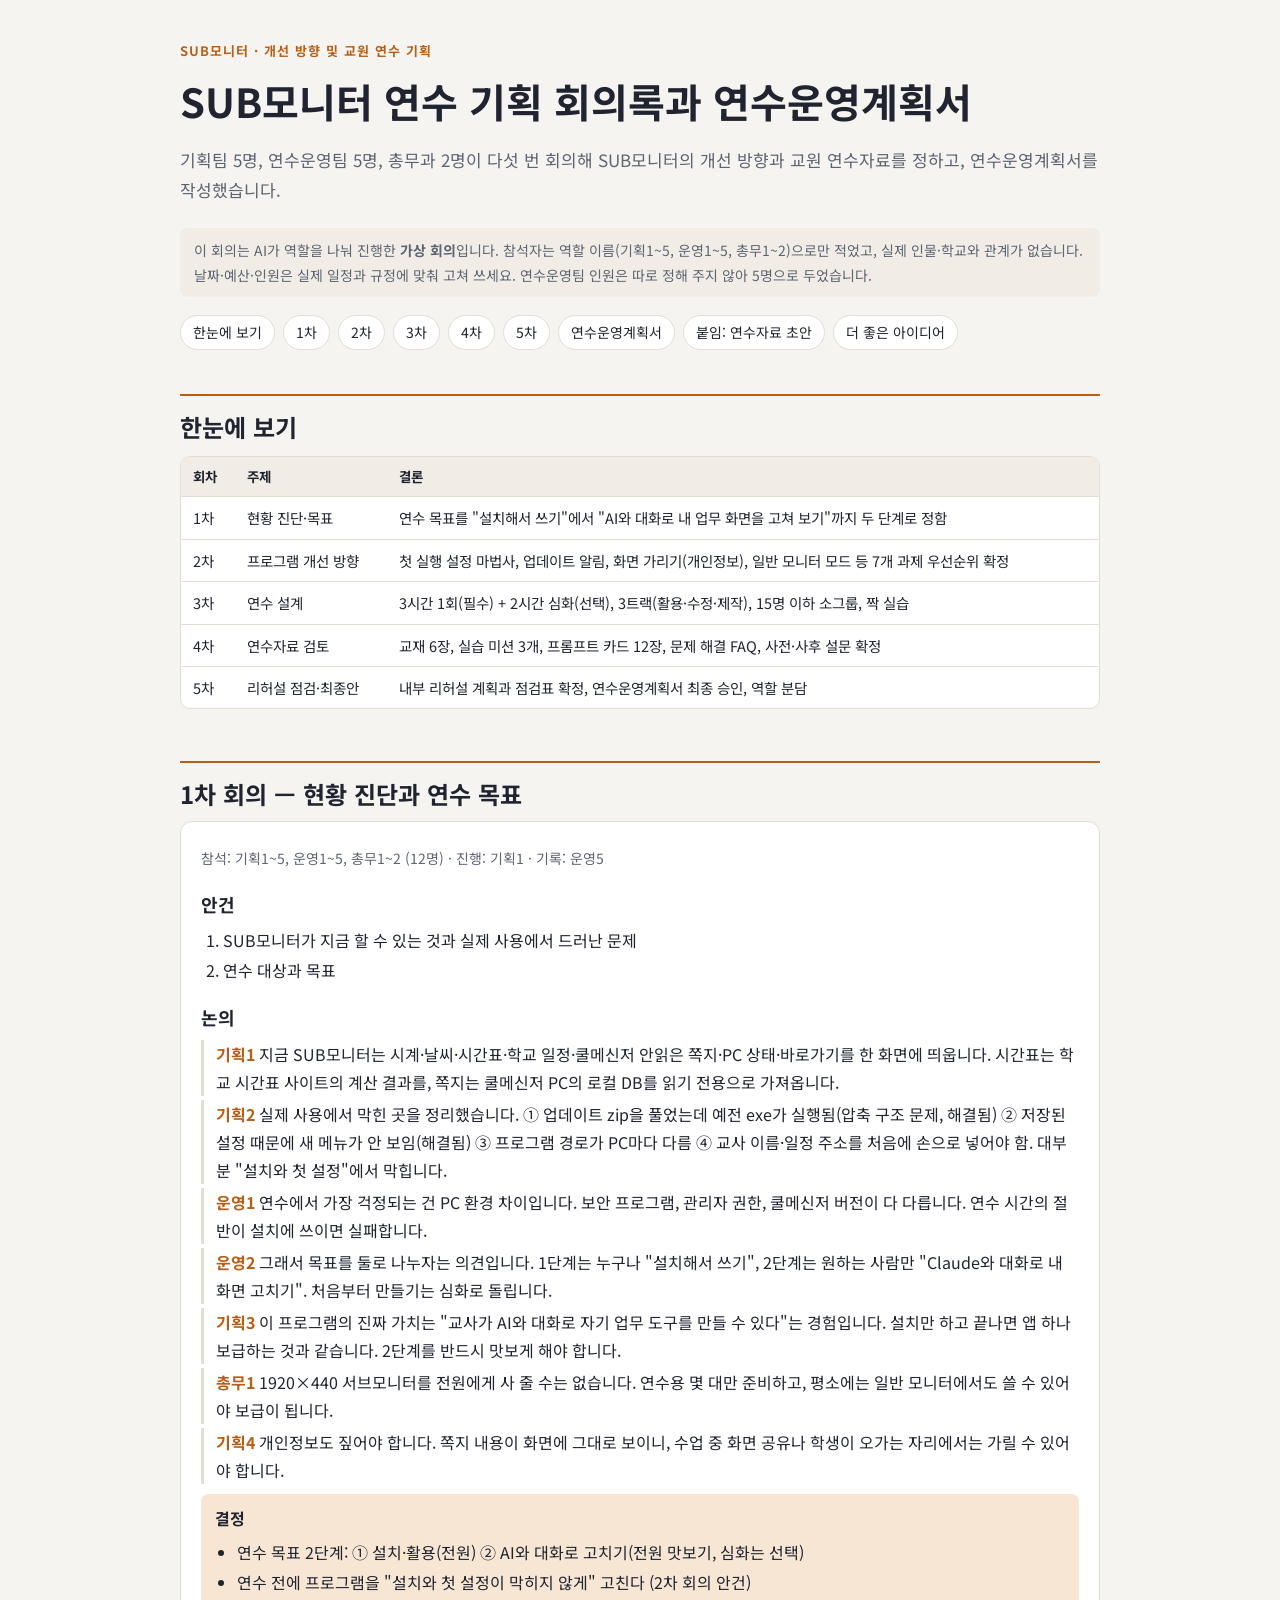
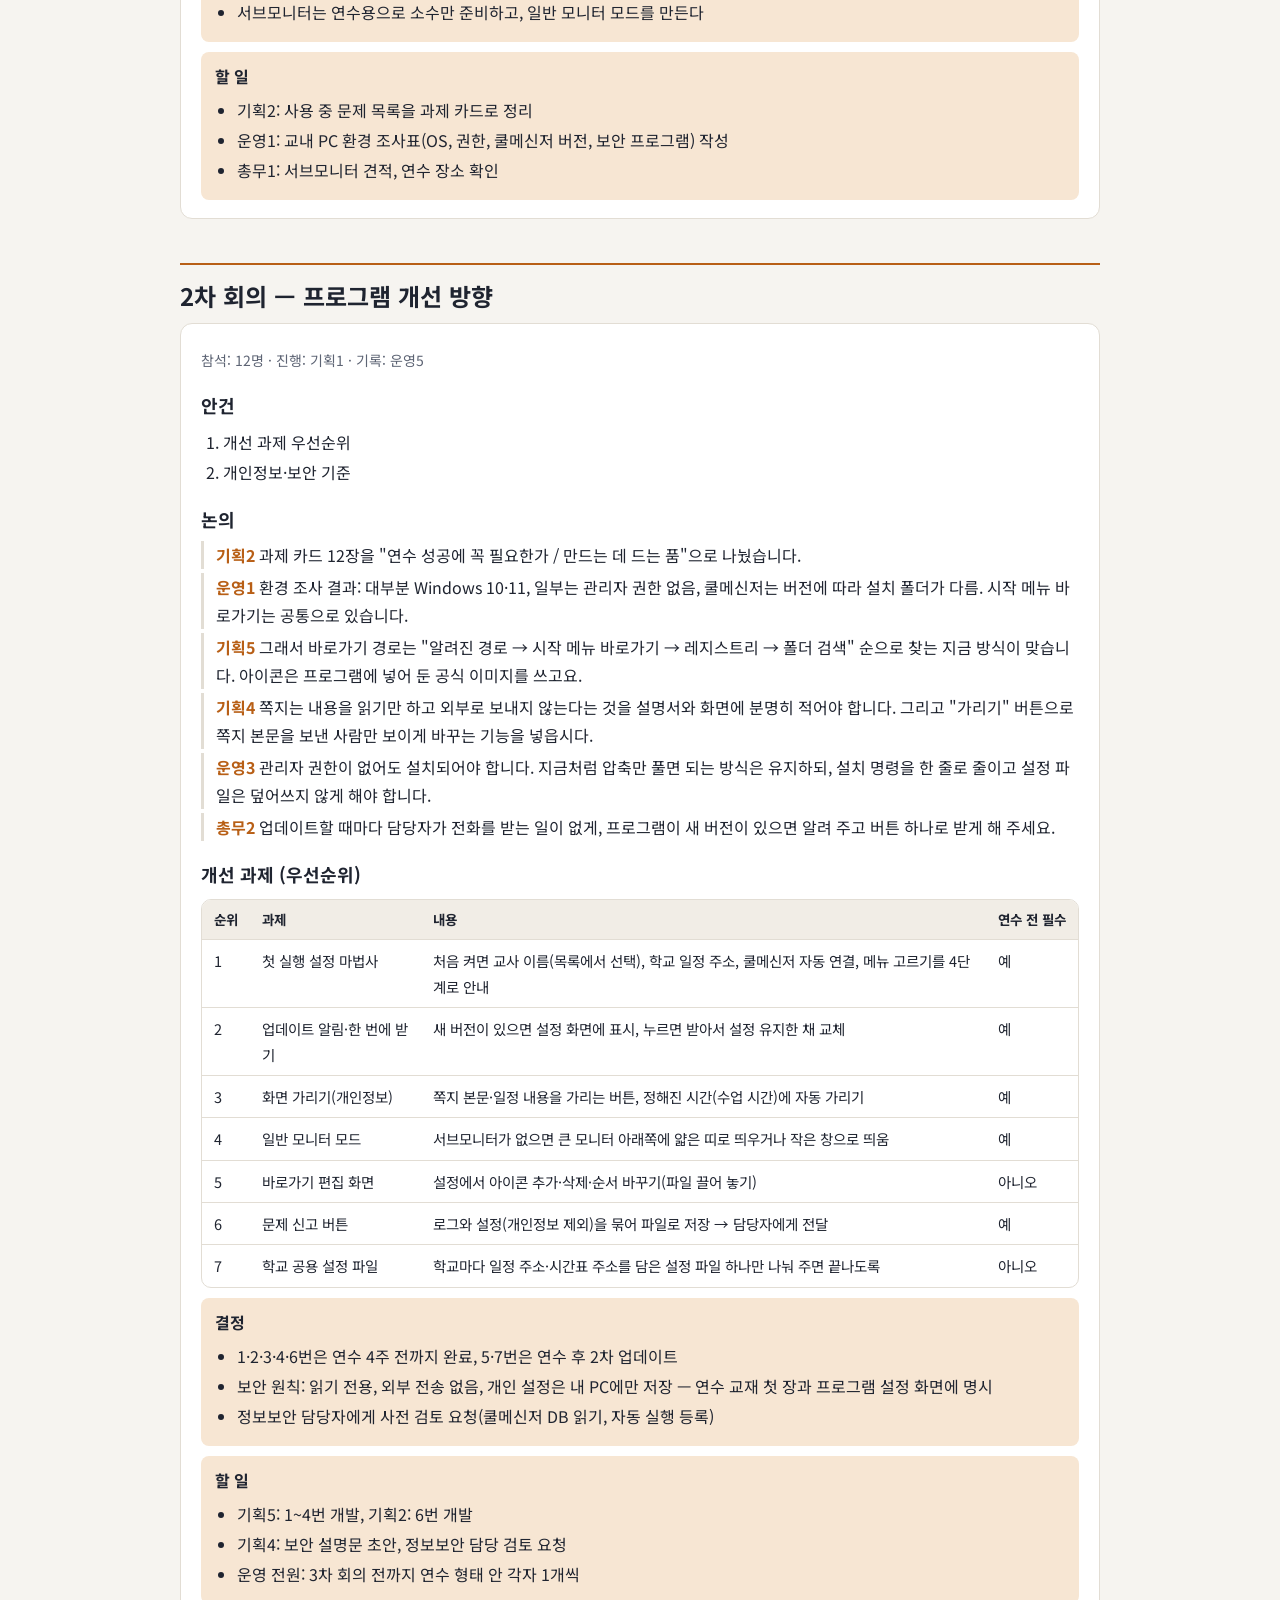
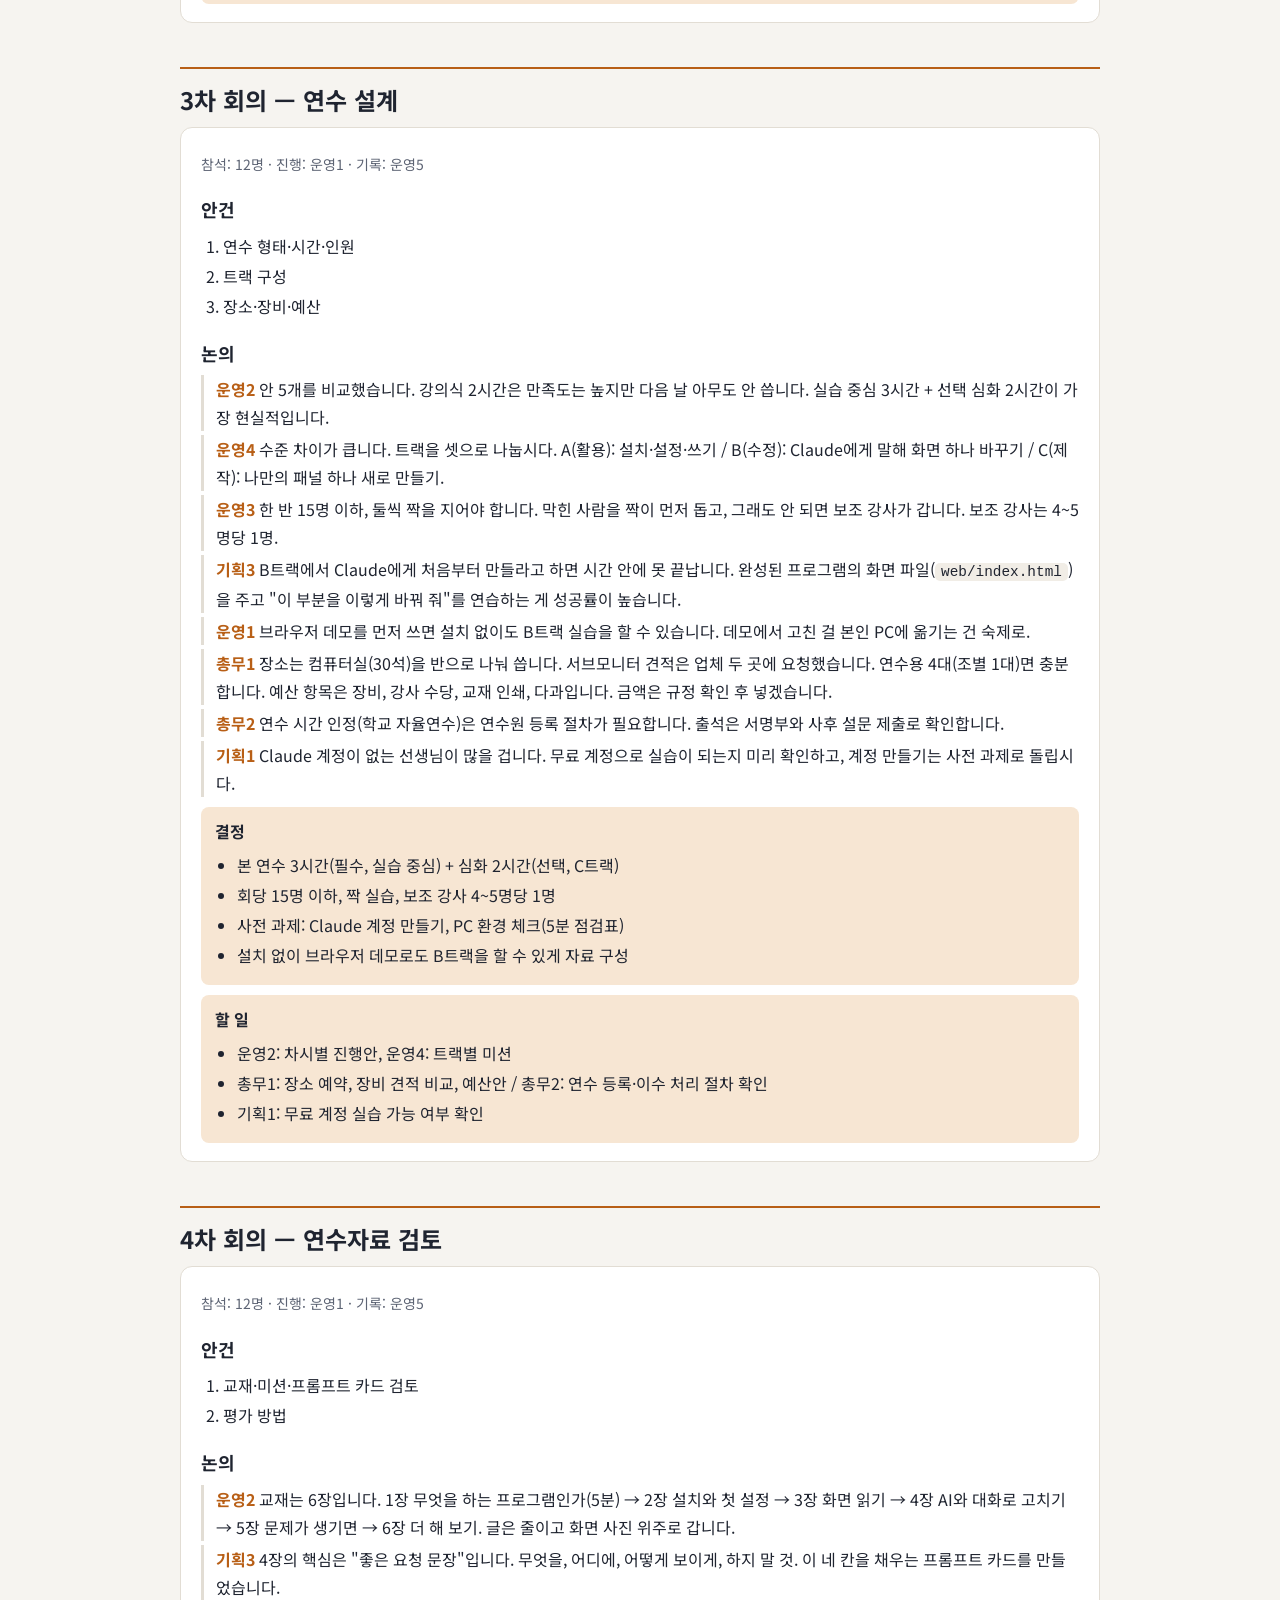
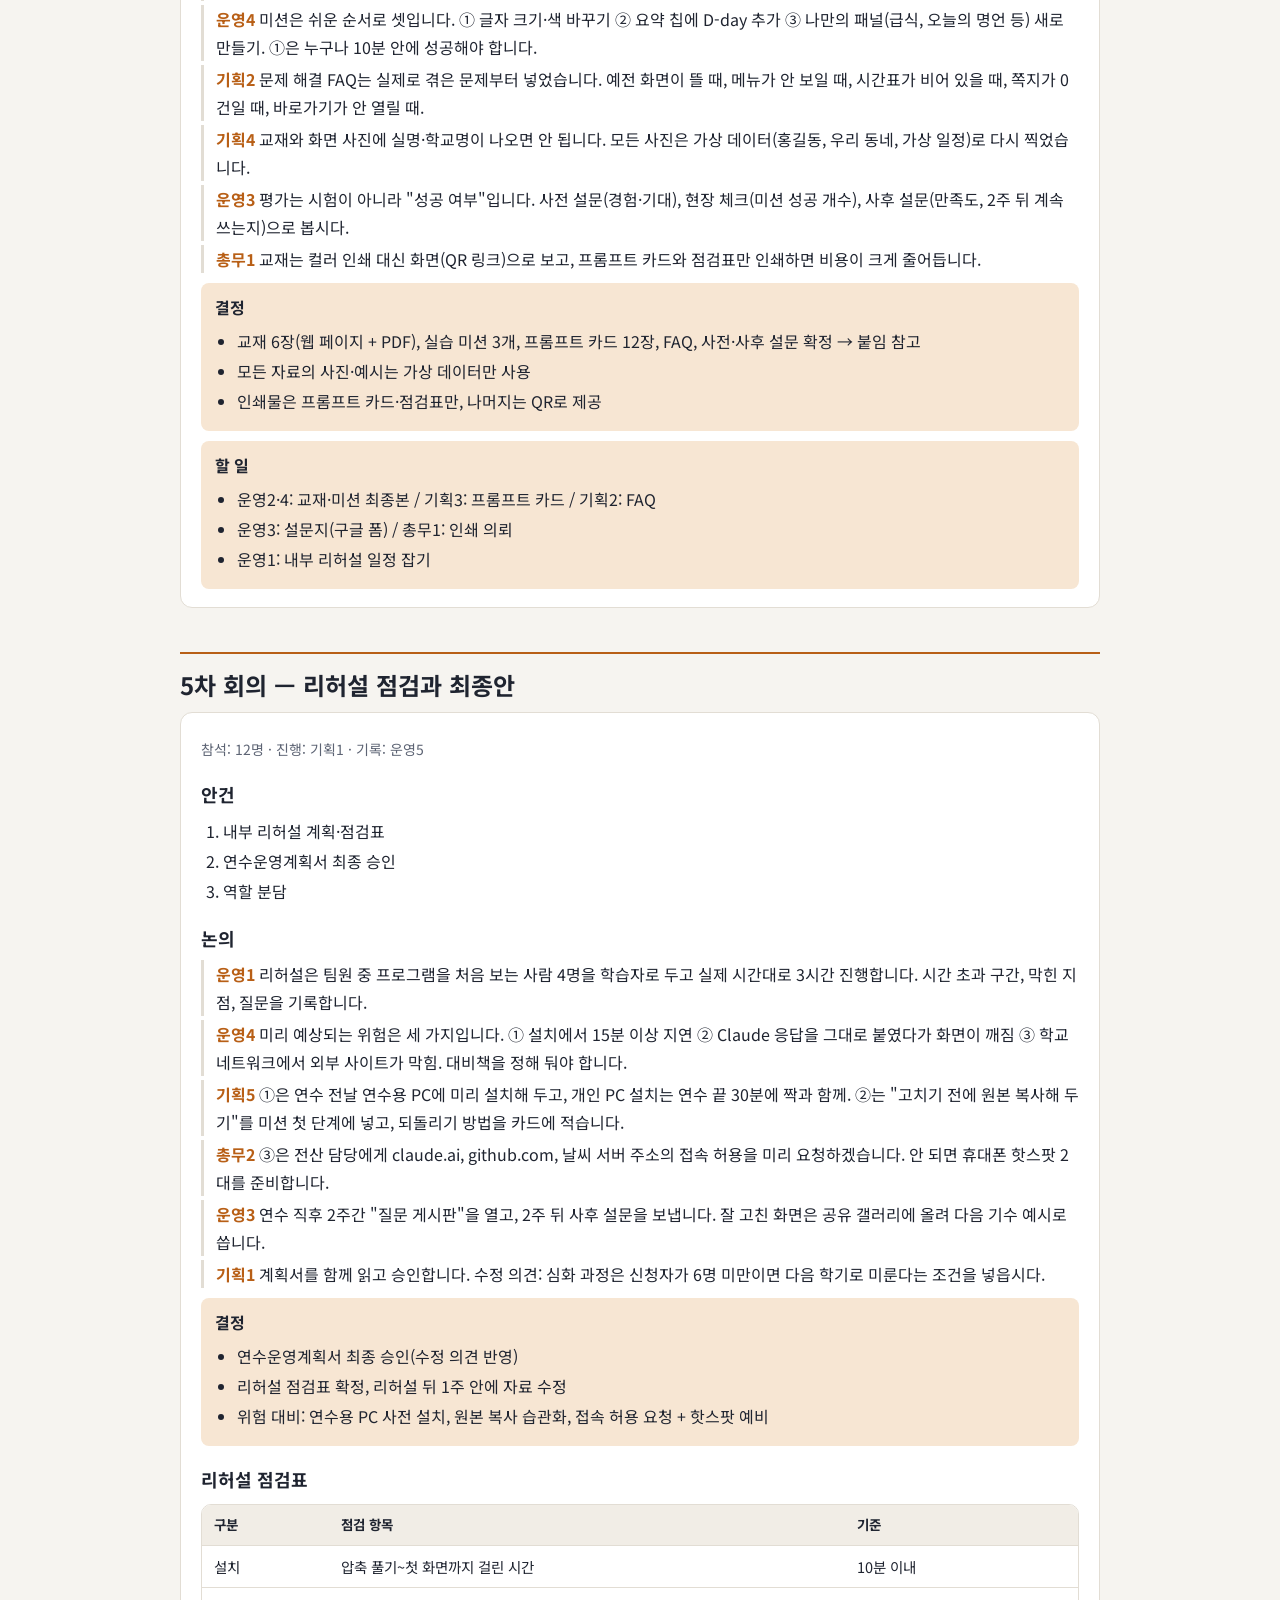
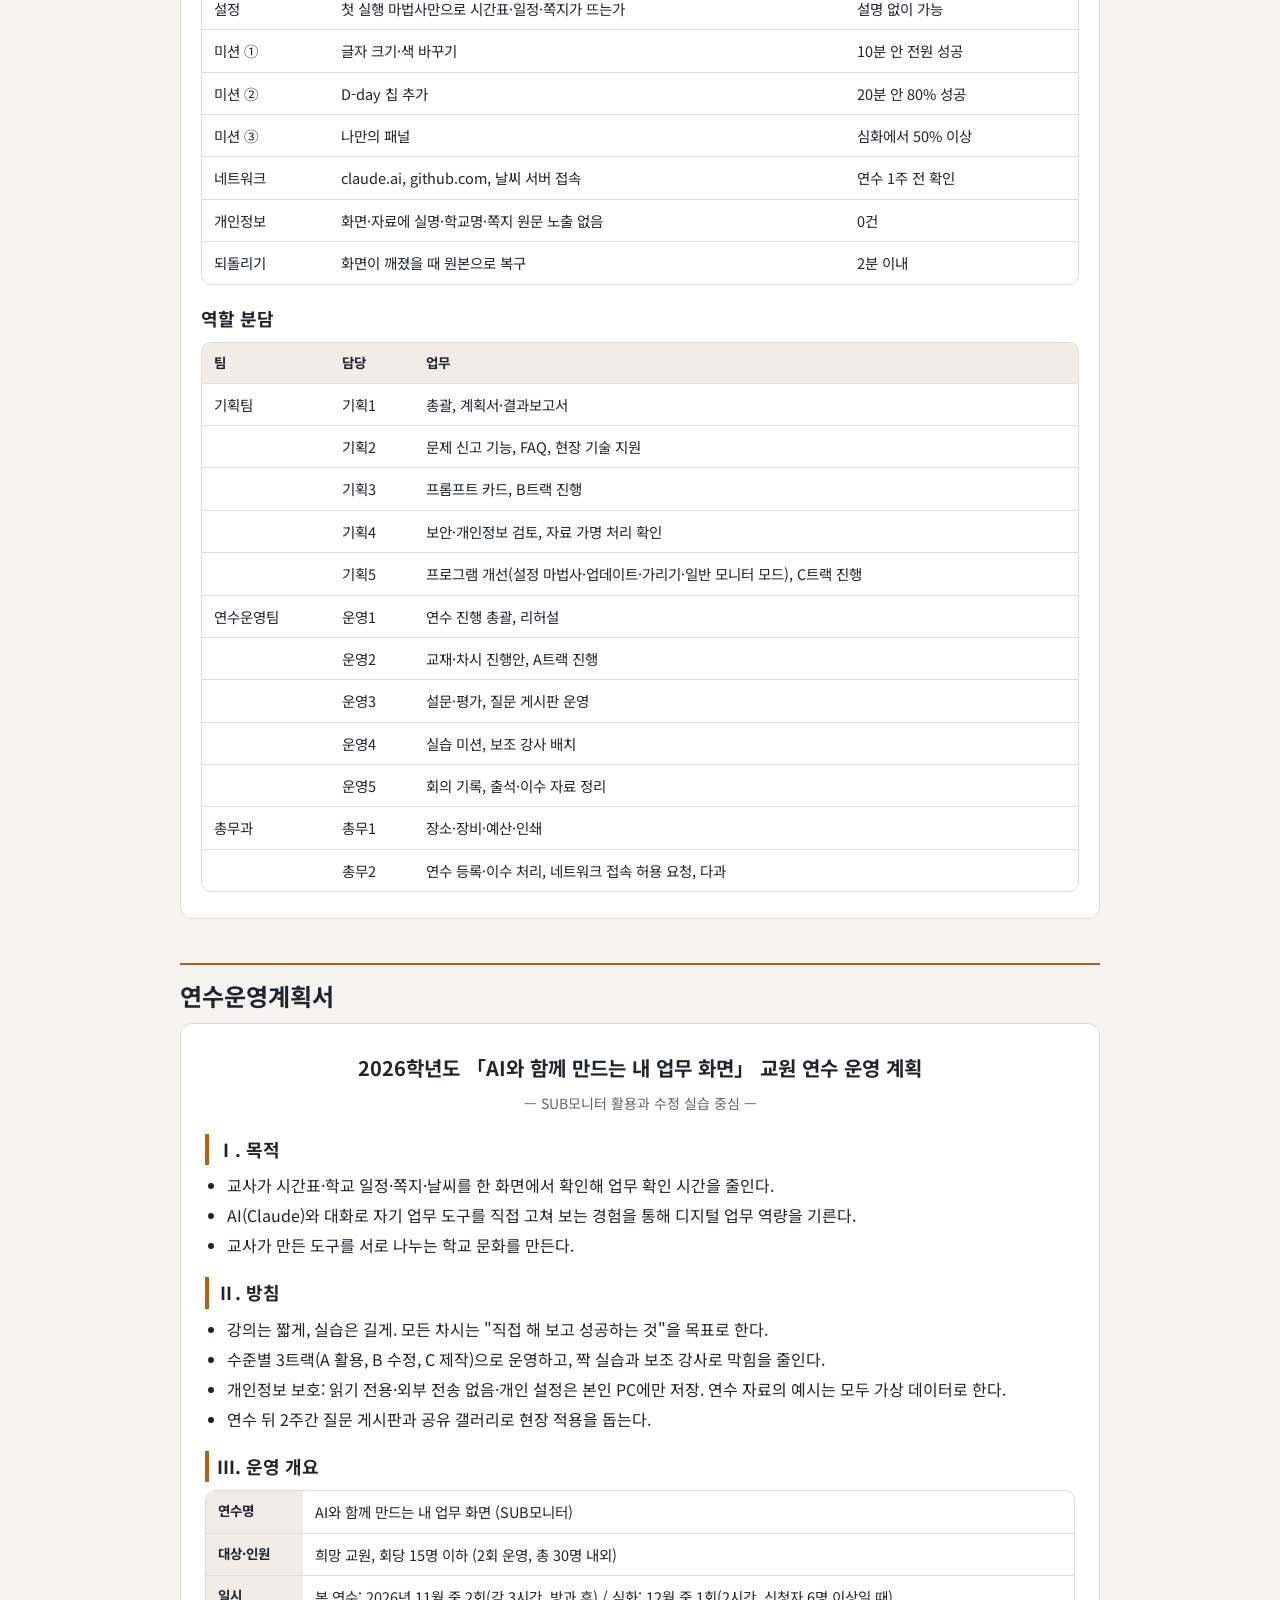
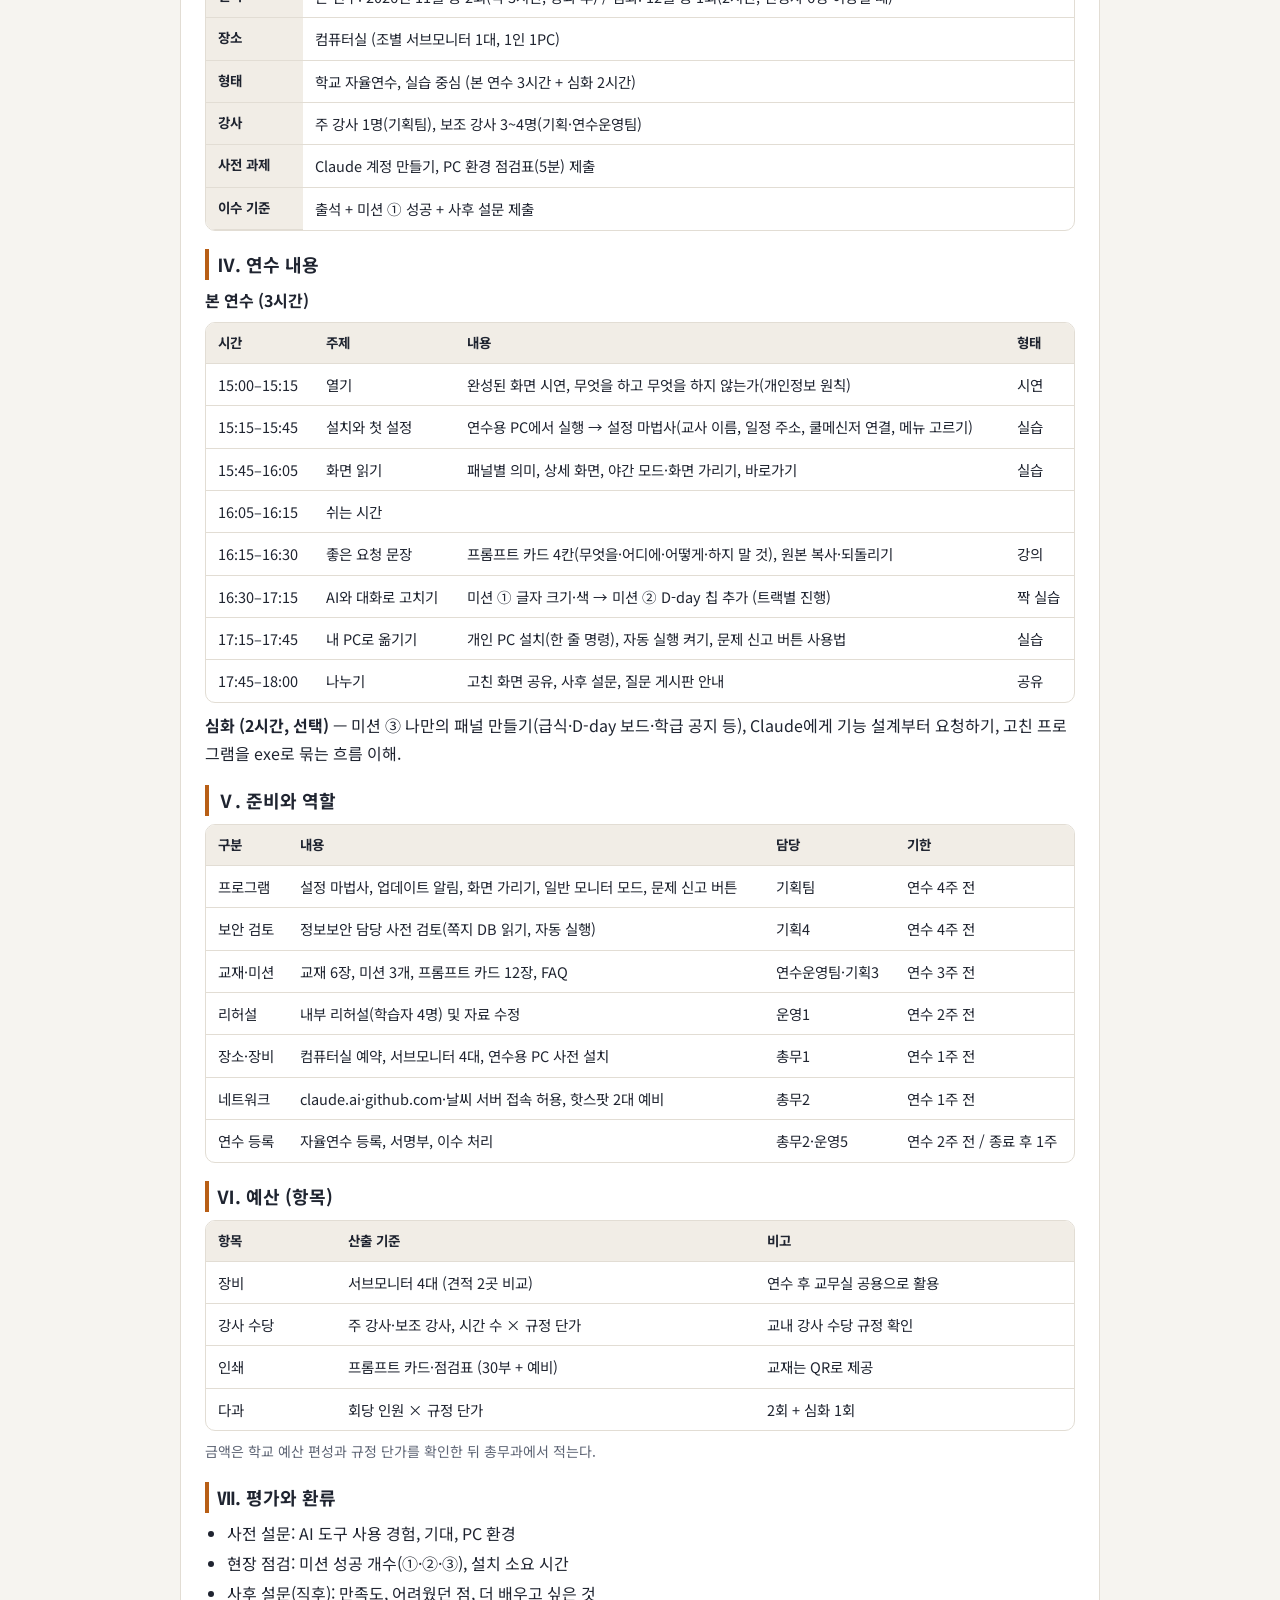
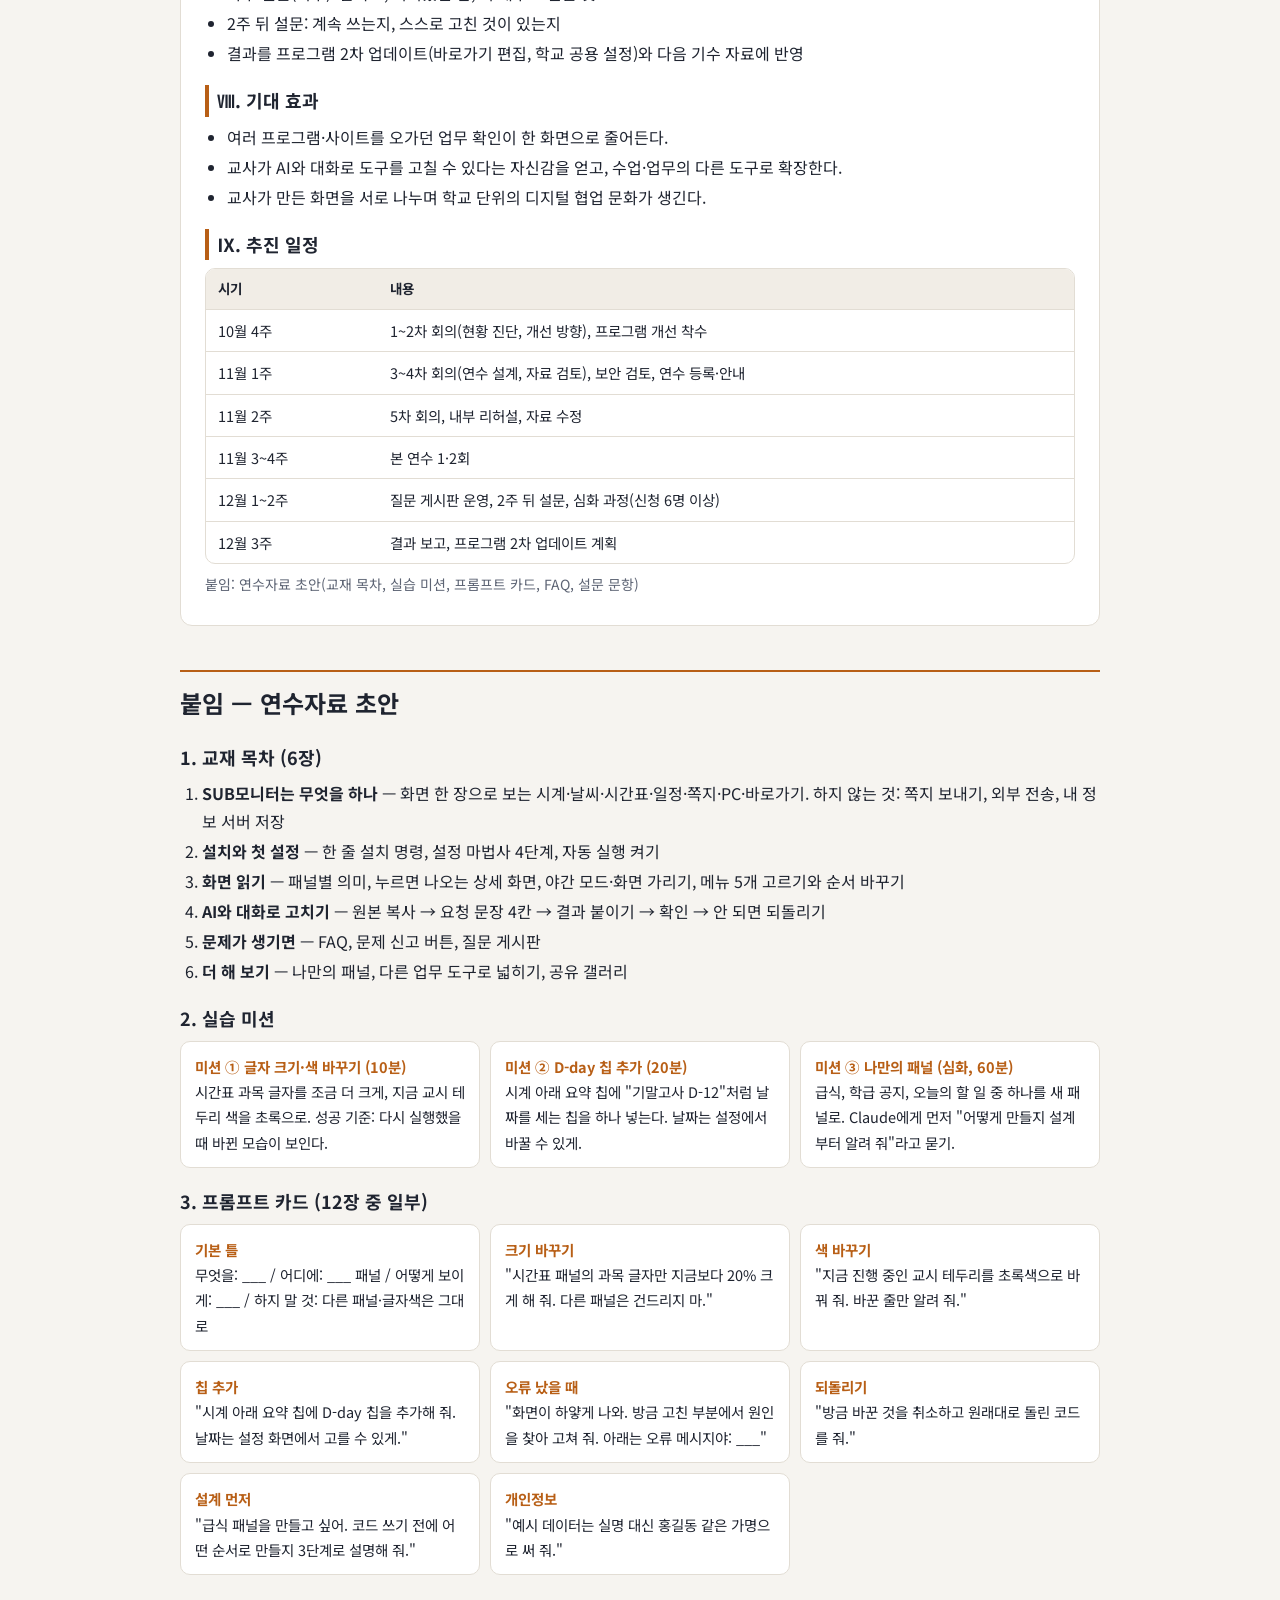
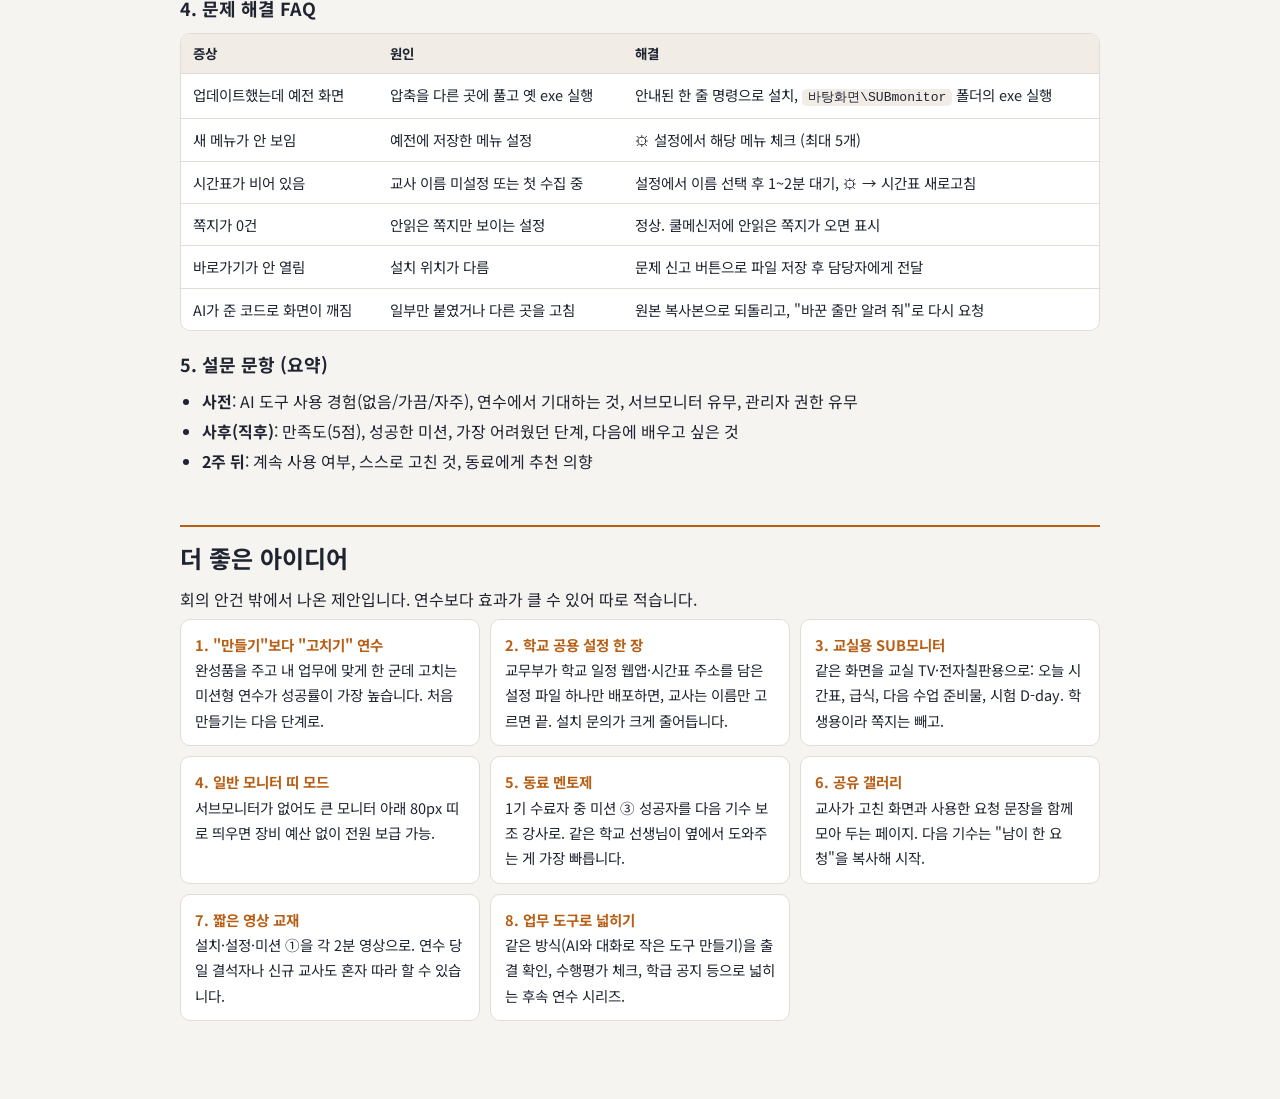
<file: docs/연수/연수기획.html>
<!doctype html>
<html lang="ko">
<head>
<meta charset="utf-8">
<meta name="viewport" content="width=device-width,initial-scale=1">
<title>SUB모니터 연수 기획</title>
<link rel="preconnect" href="https://fonts.googleapis.com">
<link rel="stylesheet" href="https://fonts.googleapis.com/css2?family=Noto+Sans+KR:wght@400;500;700&display=swap">
<style>
:root{--bg:#f6f4f0;--panel:#fff;--ink:#1f2430;--muted:#5d6474;--line:#e2ddd4;--accent:#b85f16;--soft:#f7e6d3;--code:#f1ede6}
@media (prefers-color-scheme:dark){:root:not([data-theme="light"]){--bg:#15171c;--panel:#1d2027;--ink:#e9e6e0;--muted:#a2a7b3;--line:#2e323b;--accent:#f4a259;--soft:#3a2a1b;--code:#23262e;color-scheme:dark}}
:root[data-theme="dark"]{--bg:#15171c;--panel:#1d2027;--ink:#e9e6e0;--muted:#a2a7b3;--line:#2e323b;--accent:#f4a259;--soft:#3a2a1b;--code:#23262e;color-scheme:dark}
*{box-sizing:border-box}
body{margin:0;background:var(--bg);color:var(--ink);font-family:"Noto Sans KR","Malgun Gothic",sans-serif;font-size:16px;line-height:1.75;padding:0 16px}
main{max-width:920px;margin:0 auto;padding:40px 0 80px;display:grid;gap:44px}
h1{font-size:clamp(28px,5vw,40px);line-height:1.3;margin:0}
h2{font-size:24px;margin:0 0 6px;padding-top:10px;border-top:2px solid var(--accent)}
h3{font-size:18px;margin:18px 0 6px}
p{margin:6px 0}
ul,ol{margin:6px 0;padding-left:22px}
li{margin:2px 0}
.eyebrow{color:var(--accent);font-weight:700;font-size:13px;letter-spacing:1px}
.lead{color:var(--muted);font-size:17px}
.note{font-size:14px;color:var(--muted);background:var(--code);border-radius:8px;padding:10px 14px}
nav{display:flex;flex-wrap:wrap;gap:8px}
nav a{font-size:14px;padding:4px 12px;border:1px solid var(--line);border-radius:99px;color:var(--ink);text-decoration:none;background:var(--panel)}
nav a:hover{border-color:var(--accent)}
.tbl{overflow-x:auto;border:1px solid var(--line);border-radius:10px;background:var(--panel);margin:8px 0}
table{border-collapse:collapse;width:100%;font-size:14.5px}
th,td{text-align:left;padding:8px 12px;border-bottom:1px solid var(--line);vertical-align:top}
th{background:var(--code);font-weight:700;font-size:13.5px;white-space:nowrap}
tr:last-child td{border-bottom:0}
.meet{background:var(--panel);border:1px solid var(--line);border-radius:12px;padding:18px 20px}
.meta{font-size:14px;color:var(--muted)}
.say{margin:4px 0;padding-left:12px;border-left:3px solid var(--line)}
.say b{color:var(--accent)}
.dec{background:var(--soft);border-radius:8px;padding:10px 14px;margin-top:10px}
.dec b{display:block;margin-bottom:2px}
.doc{background:var(--panel);border:1px solid var(--line);border-radius:12px;padding:22px 24px}
.doc h3{border-left:4px solid var(--accent);padding-left:8px}
.card{display:grid;grid-template-columns:repeat(auto-fit,minmax(260px,1fr));gap:10px}
.card div{background:var(--panel);border:1px solid var(--line);border-radius:10px;padding:12px 14px;font-size:14.5px}
.card div b{display:block;color:var(--accent)}
code{background:var(--code);padding:1px 6px;border-radius:5px;font-size:.9em}
@media print{body{background:#fff;color:#000;padding:0}main{padding:0;gap:24px}nav{display:none}.meet,.doc{break-inside:auto;border-color:#ccc}h2{break-after:avoid}}
</style>
</head>
<body>
<main>

<header style="display:grid;gap:12px">
  <div class="eyebrow">SUB모니터 · 개선 방향 및 교원 연수 기획</div>
  <h1>SUB모니터 연수 기획 회의록과 연수운영계획서</h1>
  <p class="lead">기획팀 5명, 연수운영팀 5명, 총무과 2명이 다섯 번 회의해 SUB모니터의 개선 방향과 교원 연수자료를 정하고, 연수운영계획서를 작성했습니다.</p>
  <p class="note">이 회의는 AI가 역할을 나눠 진행한 <b>가상 회의</b>입니다. 참석자는 역할 이름(기획1~5, 운영1~5, 총무1~2)으로만 적었고, 실제 인물·학교와 관계가 없습니다. 날짜·예산·인원은 실제 일정과 규정에 맞춰 고쳐 쓰세요. 연수운영팀 인원은 따로 정해 주지 않아 5명으로 두었습니다.</p>
  <nav>
    <a href="#sum">한눈에 보기</a><a href="#m1">1차</a><a href="#m2">2차</a><a href="#m3">3차</a><a href="#m4">4차</a><a href="#m5">5차</a>
    <a href="#plan">연수운영계획서</a><a href="#mat">붙임: 연수자료 초안</a><a href="#idea">더 좋은 아이디어</a>
  </nav>
</header>

<section id="sum">
  <h2>한눈에 보기</h2>
  <div class="tbl"><table>
    <thead><tr><th>회차</th><th>주제</th><th>결론</th></tr></thead>
    <tbody>
      <tr><td>1차</td><td>현황 진단·목표</td><td>연수 목표를 "설치해서 쓰기"에서 "AI와 대화로 내 업무 화면을 고쳐 보기"까지 두 단계로 정함</td></tr>
      <tr><td>2차</td><td>프로그램 개선 방향</td><td>첫 실행 설정 마법사, 업데이트 알림, 화면 가리기(개인정보), 일반 모니터 모드 등 7개 과제 우선순위 확정</td></tr>
      <tr><td>3차</td><td>연수 설계</td><td>3시간 1회(필수) + 2시간 심화(선택), 3트랙(활용·수정·제작), 15명 이하 소그룹, 짝 실습</td></tr>
      <tr><td>4차</td><td>연수자료 검토</td><td>교재 6장, 실습 미션 3개, 프롬프트 카드 12장, 문제 해결 FAQ, 사전·사후 설문 확정</td></tr>
      <tr><td>5차</td><td>리허설 점검·최종안</td><td>내부 리허설 계획과 점검표 확정, 연수운영계획서 최종 승인, 역할 분담</td></tr>
    </tbody>
  </table></div>
</section>

<!-- ───────────── 1차 ───────────── -->
<section id="m1">
  <h2>1차 회의 — 현황 진단과 연수 목표</h2>
  <div class="meet">
    <p class="meta">참석: 기획1~5, 운영1~5, 총무1~2 (12명) · 진행: 기획1 · 기록: 운영5</p>
    <h3>안건</h3>
    <ol><li>SUB모니터가 지금 할 수 있는 것과 실제 사용에서 드러난 문제</li><li>연수 대상과 목표</li></ol>
    <h3>논의</h3>
    <p class="say"><b>기획1</b> 지금 SUB모니터는 시계·날씨·시간표·학교 일정·쿨메신저 안읽은 쪽지·PC 상태·바로가기를 한 화면에 띄웁니다. 시간표는 학교 시간표 사이트의 계산 결과를, 쪽지는 쿨메신저 PC의 로컬 DB를 읽기 전용으로 가져옵니다.</p>
    <p class="say"><b>기획2</b> 실제 사용에서 막힌 곳을 정리했습니다. ① 업데이트 zip을 풀었는데 예전 exe가 실행됨(압축 구조 문제, 해결됨) ② 저장된 설정 때문에 새 메뉴가 안 보임(해결됨) ③ 프로그램 경로가 PC마다 다름 ④ 교사 이름·일정 주소를 처음에 손으로 넣어야 함. 대부분 "설치와 첫 설정"에서 막힙니다.</p>
    <p class="say"><b>운영1</b> 연수에서 가장 걱정되는 건 PC 환경 차이입니다. 보안 프로그램, 관리자 권한, 쿨메신저 버전이 다 다릅니다. 연수 시간의 절반이 설치에 쓰이면 실패합니다.</p>
    <p class="say"><b>운영2</b> 그래서 목표를 둘로 나누자는 의견입니다. 1단계는 누구나 "설치해서 쓰기", 2단계는 원하는 사람만 "Claude와 대화로 내 화면 고치기". 처음부터 만들기는 심화로 돌립니다.</p>
    <p class="say"><b>기획3</b> 이 프로그램의 진짜 가치는 "교사가 AI와 대화로 자기 업무 도구를 만들 수 있다"는 경험입니다. 설치만 하고 끝나면 앱 하나 보급하는 것과 같습니다. 2단계를 반드시 맛보게 해야 합니다.</p>
    <p class="say"><b>총무1</b> 1920×440 서브모니터를 전원에게 사 줄 수는 없습니다. 연수용 몇 대만 준비하고, 평소에는 일반 모니터에서도 쓸 수 있어야 보급이 됩니다.</p>
    <p class="say"><b>기획4</b> 개인정보도 짚어야 합니다. 쪽지 내용이 화면에 그대로 보이니, 수업 중 화면 공유나 학생이 오가는 자리에서는 가릴 수 있어야 합니다.</p>
    <div class="dec"><b>결정</b>
      <ul>
        <li>연수 목표 2단계: ① 설치·활용(전원) ② AI와 대화로 고치기(전원 맛보기, 심화는 선택)</li>
        <li>연수 전에 프로그램을 "설치와 첫 설정이 막히지 않게" 고친다 (2차 회의 안건)</li>
        <li>서브모니터는 연수용으로 소수만 준비하고, 일반 모니터 모드를 만든다</li>
      </ul>
    </div>
    <div class="dec"><b>할 일</b>
      <ul><li>기획2: 사용 중 문제 목록을 과제 카드로 정리</li><li>운영1: 교내 PC 환경 조사표(OS, 권한, 쿨메신저 버전, 보안 프로그램) 작성</li><li>총무1: 서브모니터 견적, 연수 장소 확인</li></ul>
    </div>
  </div>
</section>

<!-- ───────────── 2차 ───────────── -->
<section id="m2">
  <h2>2차 회의 — 프로그램 개선 방향</h2>
  <div class="meet">
    <p class="meta">참석: 12명 · 진행: 기획1 · 기록: 운영5</p>
    <h3>안건</h3>
    <ol><li>개선 과제 우선순위</li><li>개인정보·보안 기준</li></ol>
    <h3>논의</h3>
    <p class="say"><b>기획2</b> 과제 카드 12장을 "연수 성공에 꼭 필요한가 / 만드는 데 드는 품"으로 나눴습니다.</p>
    <p class="say"><b>운영1</b> 환경 조사 결과: 대부분 Windows 10·11, 일부는 관리자 권한 없음, 쿨메신저는 버전에 따라 설치 폴더가 다름. 시작 메뉴 바로가기는 공통으로 있습니다.</p>
    <p class="say"><b>기획5</b> 그래서 바로가기 경로는 "알려진 경로 → 시작 메뉴 바로가기 → 레지스트리 → 폴더 검색" 순으로 찾는 지금 방식이 맞습니다. 아이콘은 프로그램에 넣어 둔 공식 이미지를 쓰고요.</p>
    <p class="say"><b>기획4</b> 쪽지는 내용을 읽기만 하고 외부로 보내지 않는다는 것을 설명서와 화면에 분명히 적어야 합니다. 그리고 "가리기" 버튼으로 쪽지 본문을 보낸 사람만 보이게 바꾸는 기능을 넣읍시다.</p>
    <p class="say"><b>운영3</b> 관리자 권한이 없어도 설치되어야 합니다. 지금처럼 압축만 풀면 되는 방식은 유지하되, 설치 명령을 한 줄로 줄이고 설정 파일은 덮어쓰지 않게 해야 합니다.</p>
    <p class="say"><b>총무2</b> 업데이트할 때마다 담당자가 전화를 받는 일이 없게, 프로그램이 새 버전이 있으면 알려 주고 버튼 하나로 받게 해 주세요.</p>
    <h3>개선 과제 (우선순위)</h3>
    <div class="tbl"><table>
      <thead><tr><th>순위</th><th>과제</th><th>내용</th><th>연수 전 필수</th></tr></thead>
      <tbody>
        <tr><td>1</td><td>첫 실행 설정 마법사</td><td>처음 켜면 교사 이름(목록에서 선택), 학교 일정 주소, 쿨메신저 자동 연결, 메뉴 고르기를 4단계로 안내</td><td>예</td></tr>
        <tr><td>2</td><td>업데이트 알림·한 번에 받기</td><td>새 버전이 있으면 설정 화면에 표시, 누르면 받아서 설정 유지한 채 교체</td><td>예</td></tr>
        <tr><td>3</td><td>화면 가리기(개인정보)</td><td>쪽지 본문·일정 내용을 가리는 버튼, 정해진 시간(수업 시간)에 자동 가리기</td><td>예</td></tr>
        <tr><td>4</td><td>일반 모니터 모드</td><td>서브모니터가 없으면 큰 모니터 아래쪽에 얇은 띠로 띄우거나 작은 창으로 띄움</td><td>예</td></tr>
        <tr><td>5</td><td>바로가기 편집 화면</td><td>설정에서 아이콘 추가·삭제·순서 바꾸기(파일 끌어 놓기)</td><td>아니오</td></tr>
        <tr><td>6</td><td>문제 신고 버튼</td><td>로그와 설정(개인정보 제외)을 묶어 파일로 저장 → 담당자에게 전달</td><td>예</td></tr>
        <tr><td>7</td><td>학교 공용 설정 파일</td><td>학교마다 일정 주소·시간표 주소를 담은 설정 파일 하나만 나눠 주면 끝나도록</td><td>아니오</td></tr>
      </tbody>
    </table></div>
    <div class="dec"><b>결정</b>
      <ul>
        <li>1·2·3·4·6번은 연수 4주 전까지 완료, 5·7번은 연수 후 2차 업데이트</li>
        <li>보안 원칙: 읽기 전용, 외부 전송 없음, 개인 설정은 내 PC에만 저장 — 연수 교재 첫 장과 프로그램 설정 화면에 명시</li>
        <li>정보보안 담당자에게 사전 검토 요청(쿨메신저 DB 읽기, 자동 실행 등록)</li>
      </ul>
    </div>
    <div class="dec"><b>할 일</b>
      <ul><li>기획5: 1~4번 개발, 기획2: 6번 개발</li><li>기획4: 보안 설명문 초안, 정보보안 담당 검토 요청</li><li>운영 전원: 3차 회의 전까지 연수 형태 안 각자 1개씩</li></ul>
    </div>
  </div>
</section>

<!-- ───────────── 3차 ───────────── -->
<section id="m3">
  <h2>3차 회의 — 연수 설계</h2>
  <div class="meet">
    <p class="meta">참석: 12명 · 진행: 운영1 · 기록: 운영5</p>
    <h3>안건</h3>
    <ol><li>연수 형태·시간·인원</li><li>트랙 구성</li><li>장소·장비·예산</li></ol>
    <h3>논의</h3>
    <p class="say"><b>운영2</b> 안 5개를 비교했습니다. 강의식 2시간은 만족도는 높지만 다음 날 아무도 안 씁니다. 실습 중심 3시간 + 선택 심화 2시간이 가장 현실적입니다.</p>
    <p class="say"><b>운영4</b> 수준 차이가 큽니다. 트랙을 셋으로 나눕시다. A(활용): 설치·설정·쓰기 / B(수정): Claude에게 말해 화면 하나 바꾸기 / C(제작): 나만의 패널 하나 새로 만들기.</p>
    <p class="say"><b>운영3</b> 한 반 15명 이하, 둘씩 짝을 지어야 합니다. 막힌 사람을 짝이 먼저 돕고, 그래도 안 되면 보조 강사가 갑니다. 보조 강사는 4~5명당 1명.</p>
    <p class="say"><b>기획3</b> B트랙에서 Claude에게 처음부터 만들라고 하면 시간 안에 못 끝납니다. 완성된 프로그램의 화면 파일(<code>web/index.html</code>)을 주고 "이 부분을 이렇게 바꿔 줘"를 연습하는 게 성공률이 높습니다.</p>
    <p class="say"><b>운영1</b> 브라우저 데모를 먼저 쓰면 설치 없이도 B트랙 실습을 할 수 있습니다. 데모에서 고친 걸 본인 PC에 옮기는 건 숙제로.</p>
    <p class="say"><b>총무1</b> 장소는 컴퓨터실(30석)을 반으로 나눠 씁니다. 서브모니터 견적은 업체 두 곳에 요청했습니다. 연수용 4대(조별 1대)면 충분합니다. 예산 항목은 장비, 강사 수당, 교재 인쇄, 다과입니다. 금액은 규정 확인 후 넣겠습니다.</p>
    <p class="say"><b>총무2</b> 연수 시간 인정(학교 자율연수)은 연수원 등록 절차가 필요합니다. 출석은 서명부와 사후 설문 제출로 확인합니다.</p>
    <p class="say"><b>기획1</b> Claude 계정이 없는 선생님이 많을 겁니다. 무료 계정으로 실습이 되는지 미리 확인하고, 계정 만들기는 사전 과제로 돌립시다.</p>
    <div class="dec"><b>결정</b>
      <ul>
        <li>본 연수 3시간(필수, 실습 중심) + 심화 2시간(선택, C트랙)</li>
        <li>회당 15명 이하, 짝 실습, 보조 강사 4~5명당 1명</li>
        <li>사전 과제: Claude 계정 만들기, PC 환경 체크(5분 점검표)</li>
        <li>설치 없이 브라우저 데모로도 B트랙을 할 수 있게 자료 구성</li>
      </ul>
    </div>
    <div class="dec"><b>할 일</b>
      <ul><li>운영2: 차시별 진행안, 운영4: 트랙별 미션</li><li>총무1: 장소 예약, 장비 견적 비교, 예산안 / 총무2: 연수 등록·이수 처리 절차 확인</li><li>기획1: 무료 계정 실습 가능 여부 확인</li></ul>
    </div>
  </div>
</section>

<!-- ───────────── 4차 ───────────── -->
<section id="m4">
  <h2>4차 회의 — 연수자료 검토</h2>
  <div class="meet">
    <p class="meta">참석: 12명 · 진행: 운영1 · 기록: 운영5</p>
    <h3>안건</h3>
    <ol><li>교재·미션·프롬프트 카드 검토</li><li>평가 방법</li></ol>
    <h3>논의</h3>
    <p class="say"><b>운영2</b> 교재는 6장입니다. 1장 무엇을 하는 프로그램인가(5분) → 2장 설치와 첫 설정 → 3장 화면 읽기 → 4장 AI와 대화로 고치기 → 5장 문제가 생기면 → 6장 더 해 보기. 글은 줄이고 화면 사진 위주로 갑니다.</p>
    <p class="say"><b>기획3</b> 4장의 핵심은 "좋은 요청 문장"입니다. 무엇을, 어디에, 어떻게 보이게, 하지 말 것. 이 네 칸을 채우는 프롬프트 카드를 만들었습니다.</p>
    <p class="say"><b>운영4</b> 미션은 쉬운 순서로 셋입니다. ① 글자 크기·색 바꾸기 ② 요약 칩에 D-day 추가 ③ 나만의 패널(급식, 오늘의 명언 등) 새로 만들기. ①은 누구나 10분 안에 성공해야 합니다.</p>
    <p class="say"><b>기획2</b> 문제 해결 FAQ는 실제로 겪은 문제부터 넣었습니다. 예전 화면이 뜰 때, 메뉴가 안 보일 때, 시간표가 비어 있을 때, 쪽지가 0건일 때, 바로가기가 안 열릴 때.</p>
    <p class="say"><b>기획4</b> 교재와 화면 사진에 실명·학교명이 나오면 안 됩니다. 모든 사진은 가상 데이터(홍길동, 우리 동네, 가상 일정)로 다시 찍었습니다.</p>
    <p class="say"><b>운영3</b> 평가는 시험이 아니라 "성공 여부"입니다. 사전 설문(경험·기대), 현장 체크(미션 성공 개수), 사후 설문(만족도, 2주 뒤 계속 쓰는지)으로 봅시다.</p>
    <p class="say"><b>총무1</b> 교재는 컬러 인쇄 대신 화면(QR 링크)으로 보고, 프롬프트 카드와 점검표만 인쇄하면 비용이 크게 줄어듭니다.</p>
    <div class="dec"><b>결정</b>
      <ul>
        <li>교재 6장(웹 페이지 + PDF), 실습 미션 3개, 프롬프트 카드 12장, FAQ, 사전·사후 설문 확정 → 붙임 참고</li>
        <li>모든 자료의 사진·예시는 가상 데이터만 사용</li>
        <li>인쇄물은 프롬프트 카드·점검표만, 나머지는 QR로 제공</li>
      </ul>
    </div>
    <div class="dec"><b>할 일</b>
      <ul><li>운영2·4: 교재·미션 최종본 / 기획3: 프롬프트 카드 / 기획2: FAQ</li><li>운영3: 설문지(구글 폼) / 총무1: 인쇄 의뢰</li><li>운영1: 내부 리허설 일정 잡기</li></ul>
    </div>
  </div>
</section>

<!-- ───────────── 5차 ───────────── -->
<section id="m5">
  <h2>5차 회의 — 리허설 점검과 최종안</h2>
  <div class="meet">
    <p class="meta">참석: 12명 · 진행: 기획1 · 기록: 운영5</p>
    <h3>안건</h3>
    <ol><li>내부 리허설 계획·점검표</li><li>연수운영계획서 최종 승인</li><li>역할 분담</li></ol>
    <h3>논의</h3>
    <p class="say"><b>운영1</b> 리허설은 팀원 중 프로그램을 처음 보는 사람 4명을 학습자로 두고 실제 시간대로 3시간 진행합니다. 시간 초과 구간, 막힌 지점, 질문을 기록합니다.</p>
    <p class="say"><b>운영4</b> 미리 예상되는 위험은 세 가지입니다. ① 설치에서 15분 이상 지연 ② Claude 응답을 그대로 붙였다가 화면이 깨짐 ③ 학교 네트워크에서 외부 사이트가 막힘. 대비책을 정해 둬야 합니다.</p>
    <p class="say"><b>기획5</b> ①은 연수 전날 연수용 PC에 미리 설치해 두고, 개인 PC 설치는 연수 끝 30분에 짝과 함께. ②는 "고치기 전에 원본 복사해 두기"를 미션 첫 단계에 넣고, 되돌리기 방법을 카드에 적습니다.</p>
    <p class="say"><b>총무2</b> ③은 전산 담당에게 claude.ai, github.com, 날씨 서버 주소의 접속 허용을 미리 요청하겠습니다. 안 되면 휴대폰 핫스팟 2대를 준비합니다.</p>
    <p class="say"><b>운영3</b> 연수 직후 2주간 "질문 게시판"을 열고, 2주 뒤 사후 설문을 보냅니다. 잘 고친 화면은 공유 갤러리에 올려 다음 기수 예시로 씁니다.</p>
    <p class="say"><b>기획1</b> 계획서를 함께 읽고 승인합니다. 수정 의견: 심화 과정은 신청자가 6명 미만이면 다음 학기로 미룬다는 조건을 넣읍시다.</p>
    <div class="dec"><b>결정</b>
      <ul>
        <li>연수운영계획서 최종 승인(수정 의견 반영)</li>
        <li>리허설 점검표 확정, 리허설 뒤 1주 안에 자료 수정</li>
        <li>위험 대비: 연수용 PC 사전 설치, 원본 복사 습관화, 접속 허용 요청 + 핫스팟 예비</li>
      </ul>
    </div>
    <h3>리허설 점검표</h3>
    <div class="tbl"><table>
      <thead><tr><th>구분</th><th>점검 항목</th><th>기준</th></tr></thead>
      <tbody>
        <tr><td>설치</td><td>압축 풀기~첫 화면까지 걸린 시간</td><td>10분 이내</td></tr>
        <tr><td>설정</td><td>첫 실행 마법사만으로 시간표·일정·쪽지가 뜨는가</td><td>설명 없이 가능</td></tr>
        <tr><td>미션 ①</td><td>글자 크기·색 바꾸기</td><td>10분 안 전원 성공</td></tr>
        <tr><td>미션 ②</td><td>D-day 칩 추가</td><td>20분 안 80% 성공</td></tr>
        <tr><td>미션 ③</td><td>나만의 패널</td><td>심화에서 50% 이상</td></tr>
        <tr><td>네트워크</td><td>claude.ai, github.com, 날씨 서버 접속</td><td>연수 1주 전 확인</td></tr>
        <tr><td>개인정보</td><td>화면·자료에 실명·학교명·쪽지 원문 노출 없음</td><td>0건</td></tr>
        <tr><td>되돌리기</td><td>화면이 깨졌을 때 원본으로 복구</td><td>2분 이내</td></tr>
      </tbody>
    </table></div>
    <h3>역할 분담</h3>
    <div class="tbl"><table>
      <thead><tr><th>팀</th><th>담당</th><th>업무</th></tr></thead>
      <tbody>
        <tr><td>기획팀</td><td>기획1</td><td>총괄, 계획서·결과보고서</td></tr>
        <tr><td></td><td>기획2</td><td>문제 신고 기능, FAQ, 현장 기술 지원</td></tr>
        <tr><td></td><td>기획3</td><td>프롬프트 카드, B트랙 진행</td></tr>
        <tr><td></td><td>기획4</td><td>보안·개인정보 검토, 자료 가명 처리 확인</td></tr>
        <tr><td></td><td>기획5</td><td>프로그램 개선(설정 마법사·업데이트·가리기·일반 모니터 모드), C트랙 진행</td></tr>
        <tr><td>연수운영팀</td><td>운영1</td><td>연수 진행 총괄, 리허설</td></tr>
        <tr><td></td><td>운영2</td><td>교재·차시 진행안, A트랙 진행</td></tr>
        <tr><td></td><td>운영3</td><td>설문·평가, 질문 게시판 운영</td></tr>
        <tr><td></td><td>운영4</td><td>실습 미션, 보조 강사 배치</td></tr>
        <tr><td></td><td>운영5</td><td>회의 기록, 출석·이수 자료 정리</td></tr>
        <tr><td>총무과</td><td>총무1</td><td>장소·장비·예산·인쇄</td></tr>
        <tr><td></td><td>총무2</td><td>연수 등록·이수 처리, 네트워크 접속 허용 요청, 다과</td></tr>
      </tbody>
    </table></div>
  </div>
</section>

<!-- ───────────── 계획서 ───────────── -->
<section id="plan">
  <h2>연수운영계획서</h2>
  <div class="doc">
    <p style="text-align:center;font-size:20px;font-weight:700;margin:4px 0 2px">2026학년도 「AI와 함께 만드는 내 업무 화면」 교원 연수 운영 계획</p>
    <p style="text-align:center" class="meta">— SUB모니터 활용과 수정 실습 중심 —</p>

    <h3>Ⅰ. 목적</h3>
    <ul>
      <li>교사가 시간표·학교 일정·쪽지·날씨를 한 화면에서 확인해 업무 확인 시간을 줄인다.</li>
      <li>AI(Claude)와 대화로 자기 업무 도구를 직접 고쳐 보는 경험을 통해 디지털 업무 역량을 기른다.</li>
      <li>교사가 만든 도구를 서로 나누는 학교 문화를 만든다.</li>
    </ul>

    <h3>Ⅱ. 방침</h3>
    <ul>
      <li>강의는 짧게, 실습은 길게. 모든 차시는 "직접 해 보고 성공하는 것"을 목표로 한다.</li>
      <li>수준별 3트랙(A 활용, B 수정, C 제작)으로 운영하고, 짝 실습과 보조 강사로 막힘을 줄인다.</li>
      <li>개인정보 보호: 읽기 전용·외부 전송 없음·개인 설정은 본인 PC에만 저장. 연수 자료의 예시는 모두 가상 데이터로 한다.</li>
      <li>연수 뒤 2주간 질문 게시판과 공유 갤러리로 현장 적용을 돕는다.</li>
    </ul>

    <h3>Ⅲ. 운영 개요</h3>
    <div class="tbl"><table>
      <tbody>
        <tr><th>연수명</th><td>AI와 함께 만드는 내 업무 화면 (SUB모니터)</td></tr>
        <tr><th>대상·인원</th><td>희망 교원, 회당 15명 이하 (2회 운영, 총 30명 내외)</td></tr>
        <tr><th>일시</th><td>본 연수: 2026년 11월 중 2회(각 3시간, 방과 후) / 심화: 12월 중 1회(2시간, 신청자 6명 이상일 때)</td></tr>
        <tr><th>장소</th><td>컴퓨터실 (조별 서브모니터 1대, 1인 1PC)</td></tr>
        <tr><th>형태</th><td>학교 자율연수, 실습 중심 (본 연수 3시간 + 심화 2시간)</td></tr>
        <tr><th>강사</th><td>주 강사 1명(기획팀), 보조 강사 3~4명(기획·연수운영팀)</td></tr>
        <tr><th>사전 과제</th><td>Claude 계정 만들기, PC 환경 점검표(5분) 제출</td></tr>
        <tr><th>이수 기준</th><td>출석 + 미션 ① 성공 + 사후 설문 제출</td></tr>
      </tbody>
    </table></div>

    <h3>Ⅳ. 연수 내용</h3>
    <p><b>본 연수 (3시간)</b></p>
    <div class="tbl"><table>
      <thead><tr><th>시간</th><th>주제</th><th>내용</th><th>형태</th></tr></thead>
      <tbody>
        <tr><td>15:00–15:15</td><td>열기</td><td>완성된 화면 시연, 무엇을 하고 무엇을 하지 않는가(개인정보 원칙)</td><td>시연</td></tr>
        <tr><td>15:15–15:45</td><td>설치와 첫 설정</td><td>연수용 PC에서 실행 → 설정 마법사(교사 이름, 일정 주소, 쿨메신저 연결, 메뉴 고르기)</td><td>실습</td></tr>
        <tr><td>15:45–16:05</td><td>화면 읽기</td><td>패널별 의미, 상세 화면, 야간 모드·화면 가리기, 바로가기</td><td>실습</td></tr>
        <tr><td>16:05–16:15</td><td colspan="3">쉬는 시간</td></tr>
        <tr><td>16:15–16:30</td><td>좋은 요청 문장</td><td>프롬프트 카드 4칸(무엇을·어디에·어떻게·하지 말 것), 원본 복사·되돌리기</td><td>강의</td></tr>
        <tr><td>16:30–17:15</td><td>AI와 대화로 고치기</td><td>미션 ① 글자 크기·색 → 미션 ② D-day 칩 추가 (트랙별 진행)</td><td>짝 실습</td></tr>
        <tr><td>17:15–17:45</td><td>내 PC로 옮기기</td><td>개인 PC 설치(한 줄 명령), 자동 실행 켜기, 문제 신고 버튼 사용법</td><td>실습</td></tr>
        <tr><td>17:45–18:00</td><td>나누기</td><td>고친 화면 공유, 사후 설문, 질문 게시판 안내</td><td>공유</td></tr>
      </tbody>
    </table></div>
    <p><b>심화 (2시간, 선택)</b> — 미션 ③ 나만의 패널 만들기(급식·D-day 보드·학급 공지 등), Claude에게 기능 설계부터 요청하기, 고친 프로그램을 exe로 묶는 흐름 이해.</p>

    <h3>Ⅴ. 준비와 역할</h3>
    <div class="tbl"><table>
      <thead><tr><th>구분</th><th>내용</th><th>담당</th><th>기한</th></tr></thead>
      <tbody>
        <tr><td>프로그램</td><td>설정 마법사, 업데이트 알림, 화면 가리기, 일반 모니터 모드, 문제 신고 버튼</td><td>기획팀</td><td>연수 4주 전</td></tr>
        <tr><td>보안 검토</td><td>정보보안 담당 사전 검토(쪽지 DB 읽기, 자동 실행)</td><td>기획4</td><td>연수 4주 전</td></tr>
        <tr><td>교재·미션</td><td>교재 6장, 미션 3개, 프롬프트 카드 12장, FAQ</td><td>연수운영팀·기획3</td><td>연수 3주 전</td></tr>
        <tr><td>리허설</td><td>내부 리허설(학습자 4명) 및 자료 수정</td><td>운영1</td><td>연수 2주 전</td></tr>
        <tr><td>장소·장비</td><td>컴퓨터실 예약, 서브모니터 4대, 연수용 PC 사전 설치</td><td>총무1</td><td>연수 1주 전</td></tr>
        <tr><td>네트워크</td><td>claude.ai·github.com·날씨 서버 접속 허용, 핫스팟 2대 예비</td><td>총무2</td><td>연수 1주 전</td></tr>
        <tr><td>연수 등록</td><td>자율연수 등록, 서명부, 이수 처리</td><td>총무2·운영5</td><td>연수 2주 전 / 종료 후 1주</td></tr>
      </tbody>
    </table></div>

    <h3>Ⅵ. 예산 (항목)</h3>
    <div class="tbl"><table>
      <thead><tr><th>항목</th><th>산출 기준</th><th>비고</th></tr></thead>
      <tbody>
        <tr><td>장비</td><td>서브모니터 4대 (견적 2곳 비교)</td><td>연수 후 교무실 공용으로 활용</td></tr>
        <tr><td>강사 수당</td><td>주 강사·보조 강사, 시간 수 × 규정 단가</td><td>교내 강사 수당 규정 확인</td></tr>
        <tr><td>인쇄</td><td>프롬프트 카드·점검표 (30부 + 예비)</td><td>교재는 QR로 제공</td></tr>
        <tr><td>다과</td><td>회당 인원 × 규정 단가</td><td>2회 + 심화 1회</td></tr>
      </tbody>
    </table></div>
    <p class="meta">금액은 학교 예산 편성과 규정 단가를 확인한 뒤 총무과에서 적는다.</p>

    <h3>Ⅶ. 평가와 환류</h3>
    <ul>
      <li>사전 설문: AI 도구 사용 경험, 기대, PC 환경</li>
      <li>현장 점검: 미션 성공 개수(①·②·③), 설치 소요 시간</li>
      <li>사후 설문(직후): 만족도, 어려웠던 점, 더 배우고 싶은 것</li>
      <li>2주 뒤 설문: 계속 쓰는지, 스스로 고친 것이 있는지</li>
      <li>결과를 프로그램 2차 업데이트(바로가기 편집, 학교 공용 설정)와 다음 기수 자료에 반영</li>
    </ul>

    <h3>Ⅷ. 기대 효과</h3>
    <ul>
      <li>여러 프로그램·사이트를 오가던 업무 확인이 한 화면으로 줄어든다.</li>
      <li>교사가 AI와 대화로 도구를 고칠 수 있다는 자신감을 얻고, 수업·업무의 다른 도구로 확장한다.</li>
      <li>교사가 만든 화면을 서로 나누며 학교 단위의 디지털 협업 문화가 생긴다.</li>
    </ul>

    <h3>Ⅸ. 추진 일정</h3>
    <div class="tbl"><table>
      <thead><tr><th>시기</th><th>내용</th></tr></thead>
      <tbody>
        <tr><td>10월 4주</td><td>1~2차 회의(현황 진단, 개선 방향), 프로그램 개선 착수</td></tr>
        <tr><td>11월 1주</td><td>3~4차 회의(연수 설계, 자료 검토), 보안 검토, 연수 등록·안내</td></tr>
        <tr><td>11월 2주</td><td>5차 회의, 내부 리허설, 자료 수정</td></tr>
        <tr><td>11월 3~4주</td><td>본 연수 1·2회</td></tr>
        <tr><td>12월 1~2주</td><td>질문 게시판 운영, 2주 뒤 설문, 심화 과정(신청 6명 이상)</td></tr>
        <tr><td>12월 3주</td><td>결과 보고, 프로그램 2차 업데이트 계획</td></tr>
      </tbody>
    </table></div>
    <p class="meta">붙임: 연수자료 초안(교재 목차, 실습 미션, 프롬프트 카드, FAQ, 설문 문항)</p>
  </div>
</section>

<!-- ───────────── 붙임 ───────────── -->
<section id="mat">
  <h2>붙임 — 연수자료 초안</h2>

  <h3>1. 교재 목차 (6장)</h3>
  <ol>
    <li><b>SUB모니터는 무엇을 하나</b> — 화면 한 장으로 보는 시계·날씨·시간표·일정·쪽지·PC·바로가기. 하지 않는 것: 쪽지 보내기, 외부 전송, 내 정보 서버 저장</li>
    <li><b>설치와 첫 설정</b> — 한 줄 설치 명령, 설정 마법사 4단계, 자동 실행 켜기</li>
    <li><b>화면 읽기</b> — 패널별 의미, 누르면 나오는 상세 화면, 야간 모드·화면 가리기, 메뉴 5개 고르기와 순서 바꾸기</li>
    <li><b>AI와 대화로 고치기</b> — 원본 복사 → 요청 문장 4칸 → 결과 붙이기 → 확인 → 안 되면 되돌리기</li>
    <li><b>문제가 생기면</b> — FAQ, 문제 신고 버튼, 질문 게시판</li>
    <li><b>더 해 보기</b> — 나만의 패널, 다른 업무 도구로 넓히기, 공유 갤러리</li>
  </ol>

  <h3>2. 실습 미션</h3>
  <div class="card">
    <div><b>미션 ① 글자 크기·색 바꾸기 (10분)</b>시간표 과목 글자를 조금 더 크게, 지금 교시 테두리 색을 초록으로. 성공 기준: 다시 실행했을 때 바뀐 모습이 보인다.</div>
    <div><b>미션 ② D-day 칩 추가 (20분)</b>시계 아래 요약 칩에 "기말고사 D-12"처럼 날짜를 세는 칩을 하나 넣는다. 날짜는 설정에서 바꿀 수 있게.</div>
    <div><b>미션 ③ 나만의 패널 (심화, 60분)</b>급식, 학급 공지, 오늘의 할 일 중 하나를 새 패널로. Claude에게 먼저 "어떻게 만들지 설계부터 알려 줘"라고 묻기.</div>
  </div>

  <h3>3. 프롬프트 카드 (12장 중 일부)</h3>
  <div class="card">
    <div><b>기본 틀</b>무엇을: ___ / 어디에: ___ 패널 / 어떻게 보이게: ___ / 하지 말 것: 다른 패널·글자색은 그대로</div>
    <div><b>크기 바꾸기</b>"시간표 패널의 과목 글자만 지금보다 20% 크게 해 줘. 다른 패널은 건드리지 마."</div>
    <div><b>색 바꾸기</b>"지금 진행 중인 교시 테두리를 초록색으로 바꿔 줘. 바꾼 줄만 알려 줘."</div>
    <div><b>칩 추가</b>"시계 아래 요약 칩에 D-day 칩을 추가해 줘. 날짜는 설정 화면에서 고를 수 있게."</div>
    <div><b>오류 났을 때</b>"화면이 하얗게 나와. 방금 고친 부분에서 원인을 찾아 고쳐 줘. 아래는 오류 메시지야: ___"</div>
    <div><b>되돌리기</b>"방금 바꾼 것을 취소하고 원래대로 돌린 코드를 줘."</div>
    <div><b>설계 먼저</b>"급식 패널을 만들고 싶어. 코드 쓰기 전에 어떤 순서로 만들지 3단계로 설명해 줘."</div>
    <div><b>개인정보</b>"예시 데이터는 실명 대신 홍길동 같은 가명으로 써 줘."</div>
  </div>

  <h3>4. 문제 해결 FAQ</h3>
  <div class="tbl"><table>
    <thead><tr><th>증상</th><th>원인</th><th>해결</th></tr></thead>
    <tbody>
      <tr><td>업데이트했는데 예전 화면</td><td>압축을 다른 곳에 풀고 옛 exe 실행</td><td>안내된 한 줄 명령으로 설치, <code>바탕화면\SUBmonitor</code> 폴더의 exe 실행</td></tr>
      <tr><td>새 메뉴가 안 보임</td><td>예전에 저장한 메뉴 설정</td><td>⚙ 설정에서 해당 메뉴 체크 (최대 5개)</td></tr>
      <tr><td>시간표가 비어 있음</td><td>교사 이름 미설정 또는 첫 수집 중</td><td>설정에서 이름 선택 후 1~2분 대기, ⚙ → 시간표 새로고침</td></tr>
      <tr><td>쪽지가 0건</td><td>안읽은 쪽지만 보이는 설정</td><td>정상. 쿨메신저에 안읽은 쪽지가 오면 표시</td></tr>
      <tr><td>바로가기가 안 열림</td><td>설치 위치가 다름</td><td>문제 신고 버튼으로 파일 저장 후 담당자에게 전달</td></tr>
      <tr><td>AI가 준 코드로 화면이 깨짐</td><td>일부만 붙였거나 다른 곳을 고침</td><td>원본 복사본으로 되돌리고, "바꾼 줄만 알려 줘"로 다시 요청</td></tr>
    </tbody>
  </table></div>

  <h3>5. 설문 문항 (요약)</h3>
  <ul>
    <li><b>사전</b>: AI 도구 사용 경험(없음/가끔/자주), 연수에서 기대하는 것, 서브모니터 유무, 관리자 권한 유무</li>
    <li><b>사후(직후)</b>: 만족도(5점), 성공한 미션, 가장 어려웠던 단계, 다음에 배우고 싶은 것</li>
    <li><b>2주 뒤</b>: 계속 사용 여부, 스스로 고친 것, 동료에게 추천 의향</li>
  </ul>
</section>

<!-- ───────────── 아이디어 ───────────── -->
<section id="idea">
  <h2>더 좋은 아이디어</h2>
  <p>회의 안건 밖에서 나온 제안입니다. 연수보다 효과가 클 수 있어 따로 적습니다.</p>
  <div class="card">
    <div><b>1. "만들기"보다 "고치기" 연수</b>완성품을 주고 내 업무에 맞게 한 군데 고치는 미션형 연수가 성공률이 가장 높습니다. 처음 만들기는 다음 단계로.</div>
    <div><b>2. 학교 공용 설정 한 장</b>교무부가 학교 일정 웹앱·시간표 주소를 담은 설정 파일 하나만 배포하면, 교사는 이름만 고르면 끝. 설치 문의가 크게 줄어듭니다.</div>
    <div><b>3. 교실용 SUB모니터</b>같은 화면을 교실 TV·전자칠판용으로: 오늘 시간표, 급식, 다음 수업 준비물, 시험 D-day. 학생용이라 쪽지는 빼고.</div>
    <div><b>4. 일반 모니터 띠 모드</b>서브모니터가 없어도 큰 모니터 아래 80px 띠로 띄우면 장비 예산 없이 전원 보급 가능.</div>
    <div><b>5. 동료 멘토제</b>1기 수료자 중 미션 ③ 성공자를 다음 기수 보조 강사로. 같은 학교 선생님이 옆에서 도와주는 게 가장 빠릅니다.</div>
    <div><b>6. 공유 갤러리</b>교사가 고친 화면과 사용한 요청 문장을 함께 모아 두는 페이지. 다음 기수는 "남이 한 요청"을 복사해 시작.</div>
    <div><b>7. 짧은 영상 교재</b>설치·설정·미션 ①을 각 2분 영상으로. 연수 당일 결석자나 신규 교사도 혼자 따라 할 수 있습니다.</div>
    <div><b>8. 업무 도구로 넓히기</b>같은 방식(AI와 대화로 작은 도구 만들기)을 출결 확인, 수행평가 체크, 학급 공지 등으로 넓히는 후속 연수 시리즈.</div>
  </div>
</section>

</main>
</body>
</html>
</file>
<file: web/detail.css>
/* ===== 허브 ↔ 상세 화면 ===== */
#root > .panel { cursor: pointer; }
#detail { position: absolute; inset: 0; z-index: 5; display: none; flex-direction: column; padding: 14px; gap: 10px; background: rgba(10, 8, 6, .22); }
body.detail #root { visibility: hidden; }
#detail.on { display: flex; }
.dhead { display: flex; align-items: center; gap: 16px; }
#dback { all: unset; cursor: pointer; display: inline-flex; align-items: center; gap: 8px; height: 46px; padding: 0 22px; border-radius: 14px;
  background: rgba(255,255,255,.14); border: 1px solid var(--line); font-size: 19px; font-weight: 500; backdrop-filter: blur(10px); }
#dback:active { background: var(--accent); color: #1a120c; }
#dtitle { font-size: 26px; font-weight: 600; text-shadow: 0 2px 12px rgba(0,0,0,.5); }
#dclock { margin-left: auto; font-size: 24px; color: var(--muted); font-variant-numeric: tabular-nums; text-shadow: 0 2px 12px rgba(0,0,0,.5); }
#dbody { flex: 1; min-height: 0; }
.dgrid { display: grid; gap: 14px; height: 100%; min-height: 0; }
.dgrid.w { grid-template-columns: 1.1fr 2.2fr 1.2fr; }
.dgrid.tt { grid-template-columns: 3fr 1fr; }
.dgrid.ev { grid-template-columns: 1.5fr 1fr; }
.dgrid.one { grid-template-rows: minmax(0, 1fr); }
.dgrid.one > .dcard { height: 100%; }
.dgrid.pc { grid-template-columns: repeat(4, 1fr); grid-template-rows: 1.1fr 1fr; }
.dgrid.today { grid-template-columns: 1fr 2.4fr; }
.dcol { display: grid; grid-template-rows: auto 1fr; gap: 14px; min-height: 0; }
.dcol.ev3 { grid-template-rows: minmax(0, 1.1fr) minmax(0, 1.2fr) auto; height: 100%; overflow: hidden; }
.dli .del { all: unset; cursor: pointer; margin-left: auto; width: 34px; height: 30px; text-align: center; line-height: 30px; border-radius: 8px; color: var(--muted); font-size: 15px; flex: none; }
.dli .del:hover { background: rgba(239,123,107,.25); color: #fff; }
.dli.local .n::before { content: '✎ '; color: var(--accent); font-size: 13px; }
.evform { display: grid; grid-template-columns: 1fr 150px 110px auto auto; gap: 8px; align-items: center; flex: none; }
.evform input, .evform button { font: inherit; font-size: 16px; height: 40px; padding: 0 10px; border-radius: 10px; border: 1px solid var(--line); background: rgba(0,0,0,.35); color: var(--text); min-width: 0; }
.evform input:focus { outline: 2px solid var(--accent); border-color: transparent; }
.evform input[type=date], .evform input[type=time] { color-scheme: dark; }
.evform label { font-size: 15px; color: var(--muted); display: flex; align-items: center; gap: 4px; white-space: nowrap; }
.evform label input { width: 18px; height: 18px; accent-color: var(--accent); }
.evform button { background: var(--accent); color: #1a120c; border-color: transparent; font-weight: 500; padding: 0 16px; cursor: pointer; }
.dside { display: grid; grid-template-rows: 1fr 1.25fr; gap: 14px; min-height: 0; }
.dgrid.tt .dli { padding: 2px 0; font-size: 16px; }
.dcard { background: var(--glass); backdrop-filter: blur(14px); -webkit-backdrop-filter: blur(14px); border: 1px solid var(--line); border-radius: 20px;
  padding: 14px 18px; overflow: hidden; min-width: 0; min-height: 0; box-shadow: inset 0 1px 0 rgba(255,255,255,.1); display: flex; flex-direction: column; text-shadow: 0 1px 2px rgba(0,0,0,.45); }
.dcard.span2 { grid-column: span 2; }
.dc-t { font-size: 15px; color: var(--muted); letter-spacing: .06em; margin-bottom: 8px; display: flex; justify-content: space-between; align-items: baseline; flex: none; }
.dc-t b { color: var(--text); font-size: 20px; font-variant-numeric: tabular-nums; }
.dli { display: flex; gap: 10px; align-items: center; font-size: 18px; padding: 5px 0; border-bottom: 1px solid var(--line); min-width: 0; }
.dli > span:last-child, .dli .n { overflow: hidden; text-overflow: ellipsis; white-space: nowrap; }
.dli .t { color: var(--muted); font-size: 15px; min-width: 52px; flex: none; }
.dli .bar { flex: 1; height: 8px; background: rgba(255,255,255,.1); border-radius: 4px; overflow: hidden; display: block; }
.dli .bar b { display: block; height: 100%; background: var(--accent); }
.dli.now { color: var(--accent); }
.dlist { flex: 1; min-height: 0; overflow: hidden; }

/* 주간 시간표 */
.wnav { display: flex; align-items: center; gap: 4px; margin-bottom: 6px; flex: none; }
.wnav button { all: unset; cursor: pointer; width: 38px; height: 34px; text-align: center; line-height: 34px; border-radius: 9px; background: rgba(255,255,255,.10); font-size: 15px; }
.wnav button:active { background: var(--accent); color: #1a120c; }
.wnav span { font-size: 20px; font-weight: 500; padding: 0 10px; }
.wnav span.other { color: var(--accent); }
.wnav button.today { width: auto; padding: 0 14px; background: var(--accent); color: #1a120c; font-weight: 500; margin-left: 6px; }
.wnav em { font-style: normal; font-size: 15px; color: var(--muted); margin-left: 8px; }
.wnav .tsel { margin-left: auto; font: inherit; font-size: 17px; height: 36px; padding: 0 12px; border-radius: 10px; background: rgba(0,0,0,.4); color: var(--text); border: 1px solid var(--line); max-width: 200px; }
.wnav .tsel:focus { outline: 2px solid var(--accent); }
.wt { display: grid; grid-template-columns: 110px repeat(5, 1fr); grid-template-rows: auto repeat(8, 1fr); gap: 4px; flex: 1; min-height: 0; }
.wt-h { text-align: center; font-size: 17px; font-weight: 600; padding: 2px 4px; display: flex; flex-direction: column; justify-content: center; line-height: 1.15; min-width: 0; }
.wt-h small { font-size: 14px; color: var(--muted); font-weight: 400; }
.wt-h em { font-style: normal; font-size: 14px; color: var(--accent); white-space: nowrap; overflow: hidden; text-overflow: ellipsis; }
.wt-h.td { color: var(--accent); }
.wt-p { font-size: 16px; color: var(--muted); display: flex; align-items: baseline; gap: 6px; padding-left: 6px; white-space: nowrap; overflow: hidden; }
.wt-p small { font-size: 12px; }
.wt-c { position: relative; border-radius: 10px; background: rgba(255,255,255,.05); padding: 2px 10px; display: flex; align-items: baseline; gap: 10px; min-width: 0; overflow: hidden; line-height: 1.15; }
.wt-c.class::before, .wt-c.evc::before { content: ""; position: absolute; left: 0; top: 6px; bottom: 6px; width: 3px; border-radius: 2px; background: var(--accent); }
.wt-c.class, .wt-c.evc { padding-left: 14px; }
.wt-c b { font-size: 18px; font-weight: 500; white-space: nowrap; overflow: hidden; text-overflow: ellipsis; flex: none; max-width: 100%; }
.wt-c small { font-size: 14px; flex: 0 1 auto; color: var(--muted); white-space: nowrap; overflow: hidden; text-overflow: ellipsis; }
.wt-c.td { background: rgba(255,255,255,.09); }
.wt-c.class { background: rgba(255,255,255,.12); }
.wt-c.free b { color: var(--muted); font-weight: 400; font-size: 14px; }
.wt-c.event b { color: #f3d8b5; font-size: 15px; }
.wt-c.exam { background: rgba(255,255,255,.05); } .wt-c.exam b { color: var(--muted, rgba(255,255,255,.6)); }
.wt-c.moved b { color: rgba(255,255,255,.5); } .wt-c.moved small { color: var(--accent); }
.wt-c.evc { background: rgba(243,216,181,.10); } .wt-c.evc::before { background: #f3d8b5; } .wt-c.evc b { color: var(--text); font-size: 18px; } .wt-c.evc small { color: var(--accent); }
.wt-c.holiday b { color: #f3b5a5; font-size: 14px; }
.wt-c.duty, .wt-c.sub, .wt-c.swap, .wt-c.dangyeo, .wt-c.lunch.dutyon { background: rgba(244,162,89,.18); }
.wt-c.absent { background: rgba(239,123,107,.18); }
.wt-c.lunch { background: rgba(255,255,255,.03); font-size: 14px; color: var(--muted); justify-content: center; }
.wt-c.now { outline: 2px solid var(--accent); }

/* 날씨 상세 */
.wnowd { display: grid; grid-template-columns: auto 1fr; gap: 2px 12px; align-content: start; }
.wnowd .wicon.big { font-size: 64px; grid-row: span 2; align-self: center; }
.wnowd .wtemp.big { font-size: 60px; line-height: 1; }
.wnowd .wdesc.big { font-size: 17px; white-space: normal; }
.kv { grid-column: 1 / -1; display: flex; justify-content: space-between; font-size: 16px; color: var(--muted); padding: 5px 0; border-top: 1px solid var(--line); }
.kv b { color: var(--text); font-weight: 500; }
.wchart { width: 100%; flex: 1; min-height: 0; display: block; }
.drow { display: grid; grid-template-columns: 44px 36px 64px 40px 1fr 40px; align-items: center; gap: 6px; font-size: 17px; padding: 4px 0; border-bottom: 1px solid var(--line); }
.drow .di { font-size: 22px; }
.drow .tb { position: relative; height: 8px; background: rgba(255,255,255,.1); border-radius: 4px; display: block; }
.drow .tb b { position: absolute; top: 0; bottom: 0; border-radius: 4px; background: linear-gradient(90deg, #a9cdf5, #ffb38a); }
.drow .dn.sun { color: #f3a5a0; } .drow .dn.sat { color: #a9cdf5; }

/* 큰 달력 */
.bcal { display: grid; grid-template-columns: repeat(7, 1fr); grid-template-rows: auto; grid-auto-rows: minmax(0, 1fr); gap: 3px; height: 100%; min-height: 0; flex: 1; }
.bcal .wk { text-align: center; font-size: 14px; color: var(--muted); }
.bcal .c { border-radius: 10px; background: rgba(255,255,255,.04); padding: 2px 6px; overflow: hidden; cursor: pointer; min-height: 0; line-height: 1.2; display: flex; flex-direction: column; }
.bcal .c i { flex: none; }
.bcal .c.out { opacity: .45; }
.bcal .c.td { outline: 2px solid var(--accent); }
.bcal .c.sel { background: rgba(244,162,89,.22); }
.bcal .c i { font-style: normal; display: block; font-size: 12px; white-space: nowrap; overflow: hidden; text-overflow: ellipsis; opacity: .85; }
.bcal .c i::before { content: "•"; color: var(--accent); margin-right: 3px; }
.bcal .c .d { font-weight: 600; font-size: 15px; }
.bcal .c.sun .d { color: #f3a5a0; } .bcal .c.sat .d { color: #a9cdf5; }

/* PC 상세 */
.dcard.g svg { flex: 1; min-height: 0; width: 100%; height: auto; }
.rings { display: flex; justify-content: space-around; align-items: center; flex: 1; }
.proc { display: grid; grid-template-columns: 1fr 70px 70px; gap: 4px 10px; font-size: 16px; align-content: start; }
.proc span { white-space: nowrap; overflow: hidden; text-overflow: ellipsis; }
.proc .h { color: var(--muted); font-size: 13px; }
.proc .v { text-align: right; font-variant-numeric: tabular-nums; }

/* 오늘 상세 */
.tclock { justify-content: center; align-items: center; text-align: center; gap: 6px; }
.tclock .bt { font-size: 132px; line-height: 1; font-weight: 400; letter-spacing: -3px; font-variant-numeric: tabular-nums; }
.tclock .bt span { color: var(--accent); }
.tclock .bs { font-size: 22px; color: var(--muted); }
.tclock .bd { font-size: 24px; font-weight: 500; }
.tl { position: relative; height: 128px; margin-top: 30px; flex: none; }
.tlh { position: absolute; top: -26px; font-size: 14px; color: var(--muted); transform: translateX(-50%); white-space: nowrap; }
.tlh::after { content: ""; position: absolute; left: 50%; top: 22px; height: 150px; border-left: 1px dashed rgba(255,255,255,.08); }
.tlb { position: absolute; top: 0; height: 74px; border-radius: 10px; background: rgba(255,255,255,.07); padding: 6px 9px; overflow: hidden; border-left: 3px solid transparent; line-height: 1.2; }
.tlb small { display: block; font-size: 12px; color: var(--muted); }
.tlb b { font-size: 17px; font-weight: 600; white-space: nowrap; overflow: hidden; text-overflow: ellipsis; display: block; }
.tlb.class, .tlb.sub, .tlb.swap { background: rgba(255,255,255,.14); border-left-color: var(--accent); }
.tlb.free { opacity: .6; } .tlb.free b { font-weight: 400; font-size: 14px; }
.tlb.event b, .tlb.holiday b { font-size: 13px; color: #f3d8b5; }
.tlb.exam b { font-size: 13px; color: var(--muted, rgba(255,255,255,.6)); }
.tlb.duty, .tlb.dangyeo, .tlb.lunch.dutyon { background: rgba(244,162,89,.22); }
.tlb.absent { background: rgba(239,123,107,.22); }
.tlb.lunch { background: rgba(255,255,255,.03); }
.tle { position: absolute; top: 82px; height: 42px; background: rgba(138,196,255,.22); border-left: 3px solid #8ac4ff; border-radius: 8px; padding: 4px 8px; font-size: 15px; overflow: hidden; white-space: nowrap; line-height: 1.3; }
.tle small { display: block; font-size: 12px; color: var(--muted); }
.tln { position: absolute; top: -8px; bottom: 0; width: 2px; background: var(--accent); box-shadow: 0 0 8px var(--accent); z-index: 1; }
.tln::before { content: ""; position: absolute; top: -6px; left: -5px; width: 12px; height: 12px; border-radius: 50%; background: var(--accent); }

.mbtn { all: unset; cursor: pointer; font-size: 15px; font-weight: 500; padding: 6px 14px; border-radius: 9px; background: rgba(255,255,255,.12); }
.mbtn:active { background: var(--accent); color: #1a120c; }
.dli.read { opacity: .6; }
.dli.unread > .t::before { content: '●'; color: var(--accent); margin-right: 6px; font-size: 10px; vertical-align: middle; }

/* 세로 모드: 상세 화면은 한 열로 쌓기 */
body.portrait .dgrid { grid-template-columns: 1fr !important; grid-template-rows: none !important; grid-auto-rows: minmax(0, 1fr); }
body.portrait .dcard.span2 { grid-column: auto; }
body.portrait .dcol, body.portrait .dside { grid-template-rows: auto; grid-auto-rows: minmax(0, 1fr); }
body.portrait .wt { grid-template-columns: 56px repeat(5, 1fr); gap: 3px; }
body.portrait .wt-p { font-size: 13px; padding-left: 2px; } body.portrait .wt-p small { display: none; }
body.portrait .wt-c { padding: 2px 4px; align-items: center; justify-content: center; text-align: center; } body.portrait .wt-c b { font-size: 13px; white-space: normal; flex: 1 1 auto; word-break: break-all; display: -webkit-box; -webkit-line-clamp: 3; -webkit-box-orient: vertical; line-height: 1.15; } body.portrait .wt-c small { display: none; }   /* 세로: 과목명을 줄바꿈해 다 보이게 */
body.portrait .wt-h { font-size: 14px; } body.portrait .wt-h em { display: none; }
body.portrait .tclock .bt { font-size: 96px; }
body.portrait .evform { grid-template-columns: 1fr 1fr; }
body.portrait .dhead { flex-wrap: wrap; } body.portrait #dtitle { font-size: 20px; }
.dli .tag { flex: none; font-size: 13px; color: var(--muted); border: 1px solid var(--line); border-radius: 6px; padding: 1px 7px; white-space: nowrap; }
.deptbar { flex-wrap: wrap; gap: 6px; }
.deptbar button { width: auto; padding: 0 12px; font-size: 14px; height: 30px; line-height: 30px; }
.deptbar button.today { background: var(--accent); color: #1a120c; font-weight: 500; margin-left: 0; }
.dli.academic .tag { color: var(--accent); border-color: rgba(244,162,89,.4); }
.dlist .day { font-size: 13px; color: var(--accent); margin: 8px 0 2px; font-weight: 600; }
.dgrid.sch { grid-template-columns: 1fr 2fr 1.4fr; grid-template-rows: minmax(0, 1fr); }
.dgrid.sch > .dcard { height: 100%; }
.tclock.small .bt { font-size: 96px; } .tclock.small .bd { font-size: 22px; }
.dc-t .mbtn { margin-left: auto; }
body.portrait .dgrid.sch { grid-template-columns: 1fr !important; }

/* 상세 카드 높이 고정: 카드가 내용만큼 늘어나 화면 밖으로 잘리지 않도록 */
.dgrid.ev, .dgrid.w, .dgrid.tt, .dgrid.today, .dgrid.sch, .dgrid.one { grid-template-rows: minmax(0, 1fr); }
.dgrid > .dcard, .dgrid > .dcol, .dgrid > .dside { height: 100%; min-height: 0; box-sizing: border-box; }
.dcol > .dcard, .dside > .dcard { height: auto; min-height: 0; }
.bcal { height: auto; }

/* 쿨메시지 상세: 쪽지를 크게, 본문 3줄 */
.mlist { overflow-y: auto; }
.mmsg { padding: 10px 4px 12px; border-bottom: 1px solid var(--line); }
.mmsg .mh { display: flex; align-items: baseline; gap: 14px; margin-bottom: 4px; }
.mmsg .mh b { color: var(--accent); font-size: 20px; font-weight: 600; }
.mmsg .mh span { color: var(--muted); font-size: 16px; margin-left: auto; flex: none; }
.mmsg.unread .mh b::before { content: '●'; font-size: 11px; margin-right: 8px; vertical-align: middle; }
.mmsg .mb { font-size: 22px; line-height: 1.4; display: -webkit-box; -webkit-line-clamp: 3; -webkit-box-orient: vertical; overflow: hidden; word-break: keep-all; overflow-wrap: anywhere; }
.mmsg.read { opacity: .6; }
.dense .drow { grid-template-columns: 58px 30px 60px 36px 1fr 36px; font-size: 15px; padding: 1px 0; }
.dense .drow .di { font-size: 18px; }

/* 3D 프린터 상세 */
.dgrid.prd { grid-template-columns: 2.1fr 1fr; }
.prcamw.big { position: relative; padding: 0; overflow: hidden; background: rgba(0,0,0,.45); }
.prcamw.big img.prcam { width: 100%; height: 100%; object-fit: contain; display: block; }
.prcamw.big img.prcam:not([src]) { visibility: hidden; }
.prcamw.big .prcamwait { position: absolute; inset: 0; display: grid; place-items: center; color: var(--muted); font-size: 18px; }
.prname.big { font-size: 20px; white-space: nowrap; overflow: hidden; text-overflow: ellipsis; margin-bottom: 4px; }
.prbar.big { height: 12px; border-radius: 6px; background: rgba(255,255,255,.12); overflow: hidden; margin: 6px 0 10px; }
.prbar.big i { display: block; height: 100%; background: var(--accent); }
.prd.nocam .prcamwait { color: var(--text); font-size: 30px; line-height: 1.4; }
.prd.nocam .prbig { font-size: 120px; font-weight: 600; color: var(--accent); }
body.portrait .dgrid.today .dcard { overflow: hidden; }   /* 하루 흐름 칸이 몇 px 넘치던 것 */
</file>
